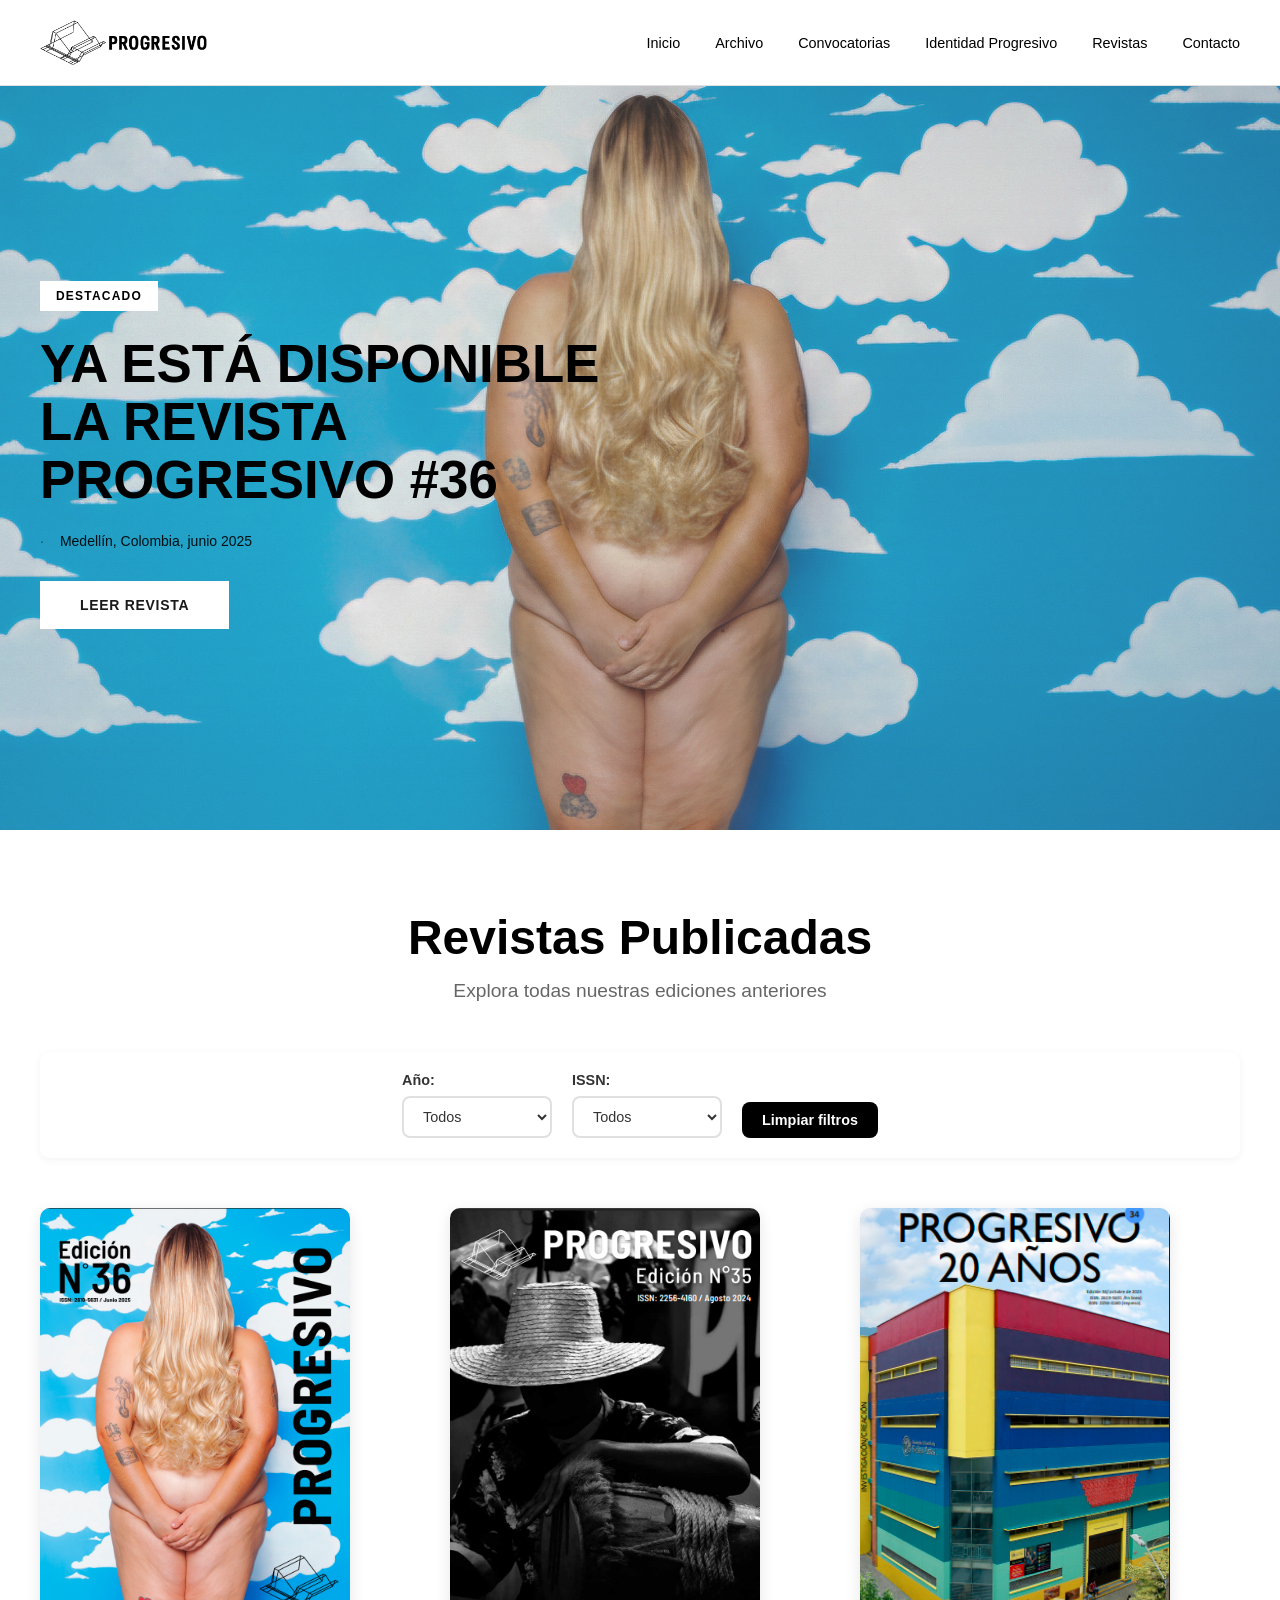
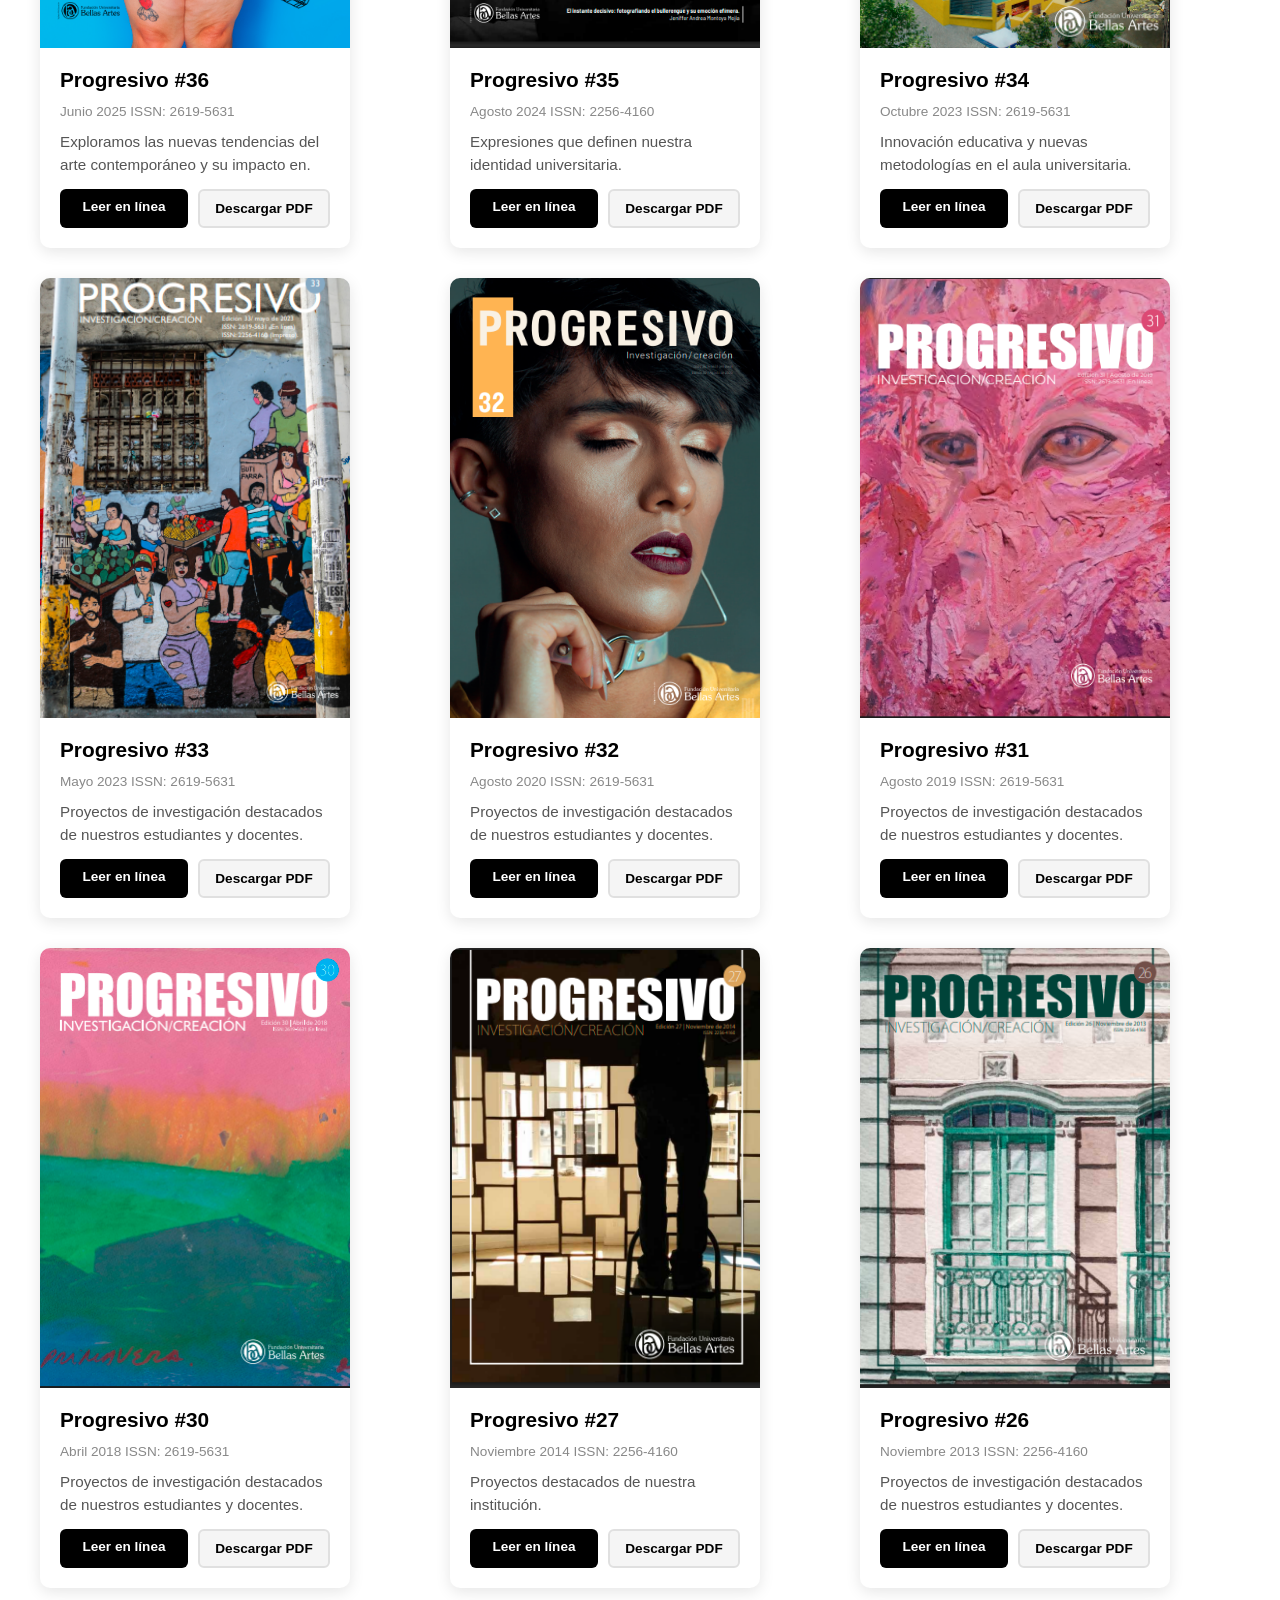
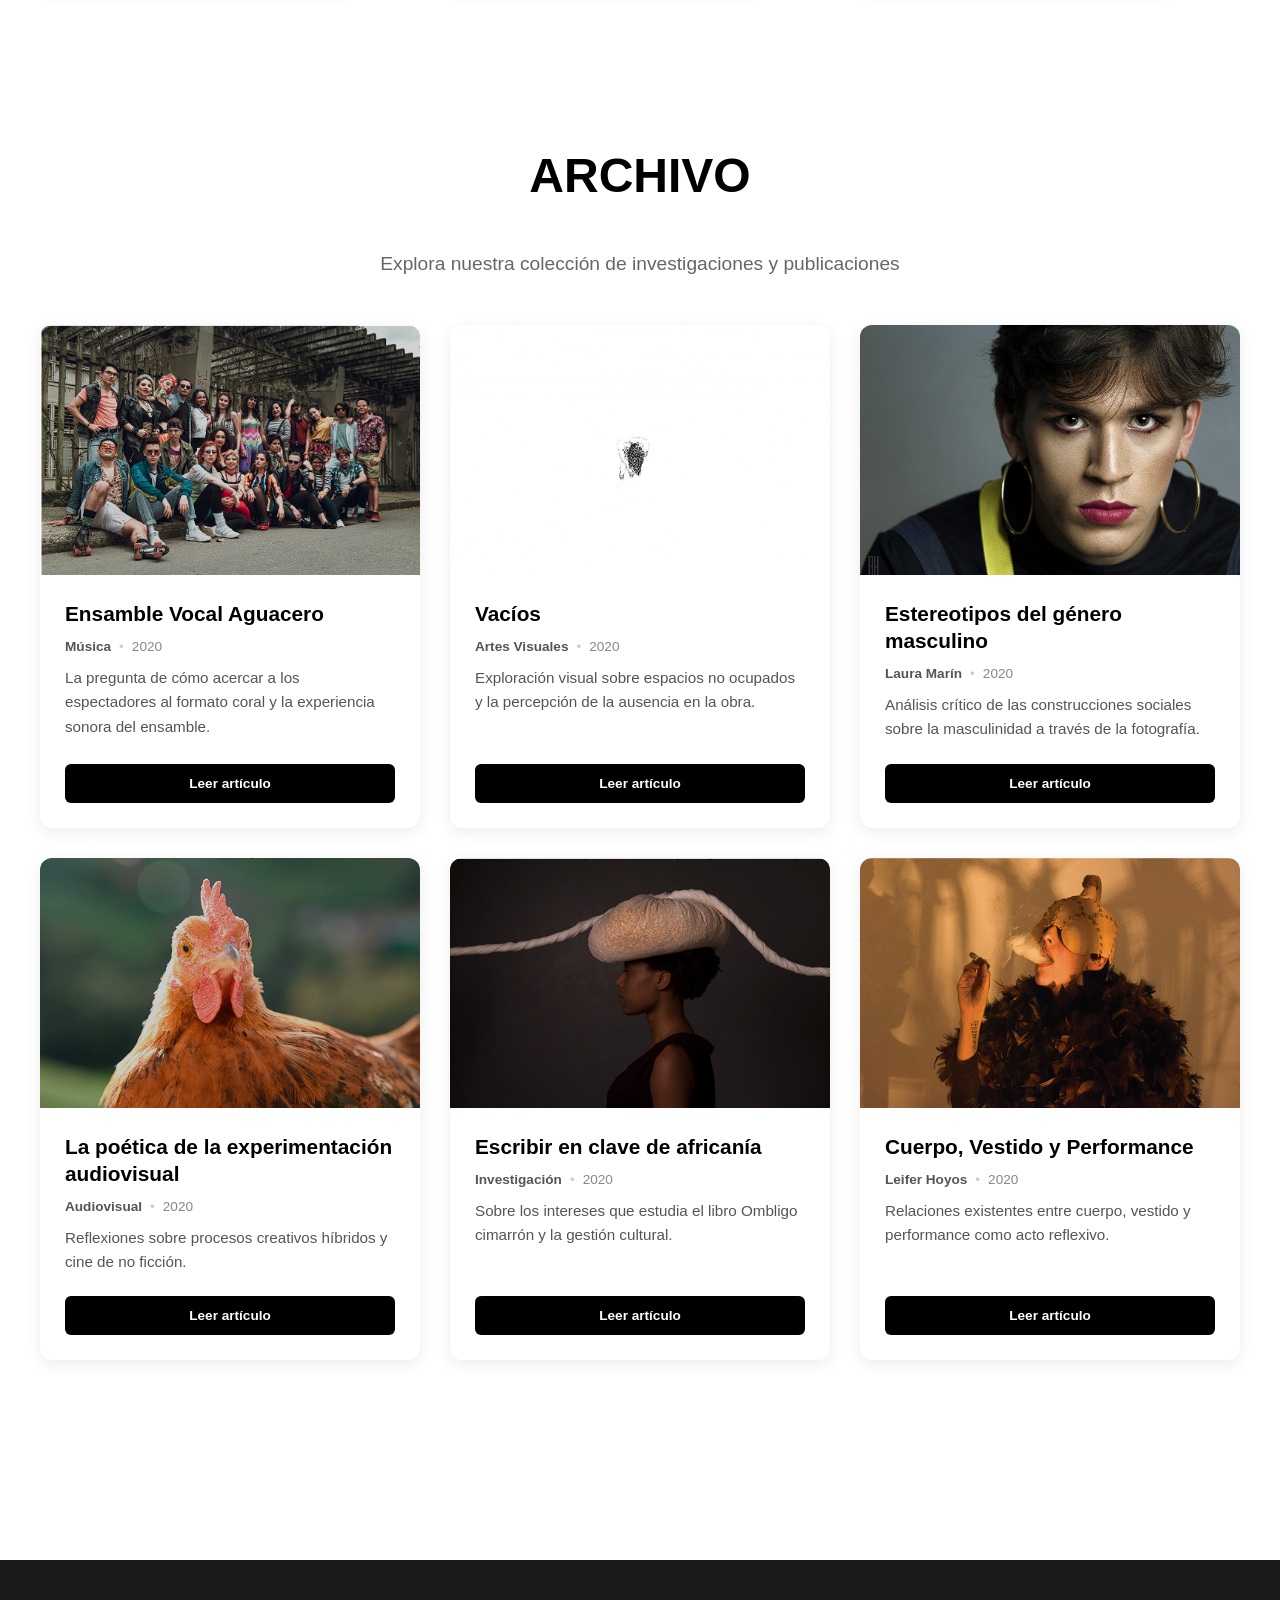
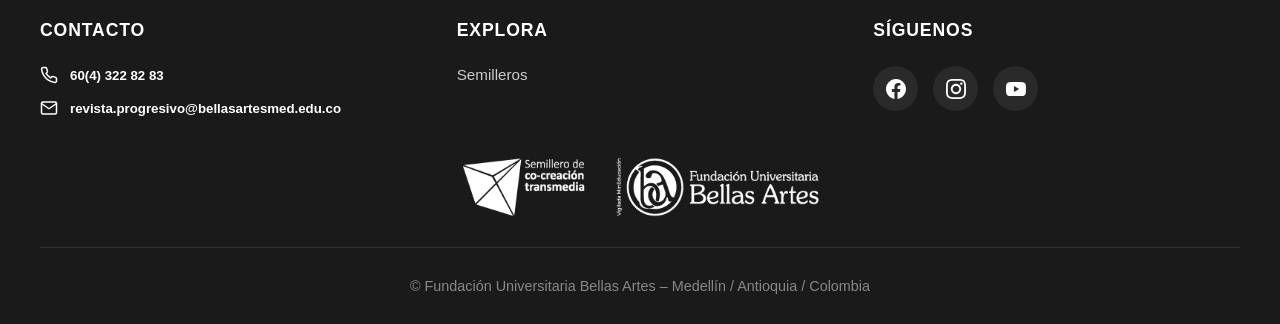
<file: index.html>
<!DOCTYPE html>
<html lang="es">
<head>
    <meta charset="UTF-8">
    <meta name="viewport" content="width=device-width, initial-scale=1.0">
    <title>Progresivo - Revista FUBA</title>
    <link rel="stylesheet" href="css/style.css">
    <link rel="icon" href="img/favicon.png" type="image/png">
</head>
<body>

 <!-- HEADER SUPERIOR -->
<header class="site-header">

    <div class="header-container">
    <div class="logo-area">
        <img src="img/logo-revista-progresivo.png" alt="Logo">
    </div>

    <button class="menu-toggle" aria-label="Abrir menú">
        ☰
    </button>

   <nav class="main-navigation">
                <a href="index.html">Inicio</a>
                <a href="index.html#archivo">Archivo</a>
                <a href="convocatorias.html">Convocatorias</a>
                <a href="identidad.html">Identidad Progresivo</a>
                <a href="index.html#revistas">Revistas</a>
                <a href="#contacto">Contacto</a>
            </nav>
</div>

    
</header>

<main class="entrada-suave" 

<!--HERO BANNER-->
 <!-- HERO: Artículo destacado con imagen grande y texto superpuesto -->
<section class="hero-section" id="inicio">
    <!-- Imagen de fondo del hero -->
    <div class="hero-background">
        <img src="img/portada.jpg" alt="Portada Revista #36">
    </div>
    
    <!-- Overlay oscuro para legibilidad -->
    <div class="hero-overlay"></div>
    
    <!-- Contenido del hero -->
    <div class="hero-content" >
        <span class="hero-category">Destacado</span>
        <h2 class="hero-title">YA ESTÁ DISPONIBLE <br> LA REVISTA <br>PROGRESIVO #36</h2>
        <!--<p class="hero-description">
            Una exploración profunda sobre cómo los artistas emergentes de Medellín están 
            transformando el espacio público en lienzos de expresión social y política.
        </p>-->
        <div class="hero-meta" >
           <!-- <span>Autor</span> -->
            <span class="meta-separator">·</span>
            <span>Medellín, Colombia, junio 2025</span>
        </div>
        <a href="#revistas" class="hero-button" data-pdf="PdfRevistas/PROGRESIVO-No36-1.pdf">Leer Revista</a>
    </div>
</section>

<!-- REVISTAS-->

<!-- Sección de Revistas Publicadas -->
<section class="revistas-section" id="revistas">
    <!-- Título de la sección -->
    <div class="revistas-header">
        <h2 class="revistas-title">Revistas Publicadas</h2>
        <p class="revistas-subtitle">Explora todas nuestras ediciones anteriores</p>
    </div>

    <!-- Filtros -->
    <div class="filtros-container">
        <!-- Filtro por año -->
        <div class="filtro-grupo">
            <label for="filtro-ano">Año:</label>
            <select id="filtro-ano" class="filtro-select">
                <option value="todos">Todos</option>
                <option value="2025">2025</option>
                <option value="2024">2024</option>
                <option value="2023">2023</option>
                <option value="2022">2022</option>
                <option value="2021">2021</option>
                <option value="2020">2020</option>
                <option value="2019">2019</option>
                <option value="2018">2018</option>
                <option value="2017">2017</option>
                <option value="2016">2016</option>
                <option value="2015">2015</option>
                <option value="2014">2014</option>
                <option value="2013">2013</option>
            </select>
        </div>

        <!-- Filtro por ISSN -->
    <div class="filtro-grupo">
     <label for="filtro-ISSN">ISSN:</label>
        <select id="filtro-ISSN" class="filtro-select">
        <option value="todos">Todos</option>
        <option value="2619-5631">2619-5631</option>
        <option value="2256-4160">2256-4160</option>
        </select>
    </div>


        <!-- Botón para resetear filtros -->
        <button class="btn-reset-filtros" id="btnResetFiltros">Limpiar filtros</button>
    </div>

    <!-- Grid de revistas -->
    <div class="revistas-grid" id="revistasGrid">
        
        <!-- Tarjeta de revista 1 -->
        <div class="revista-card" data-ano="2025"  data-pdf="PdfRevistas/PROGRESIVO-No36-1.pdf" data-issn="2619-5631">
            <!-- Imagen de portada -->
            <div class="revista-portada">
                <img src="img/36.png" alt="Revista Progresivo No. 36">
                <!-- Overlay con información -->
                <div class="revista-overlay">
                    <span class="revista-numero">Edición #36
                    <span class="hero-category">Destacado</span>
                    </span>
                </div>
            </div>
            
            <!-- Contenido de la tarjeta -->
            <div class="revista-content">
                <h3 class="revista-titulo">Progresivo #36</h3>
                <p class="revista-info">Junio 2025 ISSN: 2619-5631</p>
                <p class="revista-resumen">Exploramos las nuevas tendencias del arte contemporáneo y su impacto en.</p>
                
                <!-- Botones de acción -->
                <div class="revista-acciones">
                    <a href="PdfRevistas/PROGRESIVO-No36-1.pdf" class="btn-revista btn-leer">Leer en línea</a>
                    <a href="PdfRevistas/PROGRESIVO-No36-1.pdf" class="btn-revista btn-descargar">Descargar PDF</a>
                </div>
                
            </div>
        </div>

        <!-- Tarjeta de revista 2 -->
        <div class="revista-card" data-ano="2024" data-pdf="PdfRevistas/REVISTA-PROGRESIVO-35.pdf" data-issn="2256-4160">
            <div class="revista-portada">
                <img src="img/35.png" alt="Revista Progresivo No. 35">
                <div class="revista-overlay">
                    <span class="revista-numero">Edición #35</span>
                </div>
            </div>
            <div class="revista-content">
                <h3 class="revista-titulo">Progresivo #35</h3>
                <p class="revista-info">Agosto 2024 ISSN: 2256-4160</p>
                <p class="revista-resumen">Expresiones que definen nuestra identidad universitaria.</p>
                <div class="revista-acciones">
                    <a href="PdfRevistas/REVISTA-PROGRESIVO-35.pdf" class="btn-revista btn-leer">Leer en línea</a>
                    <a href="PdfRevistas/REVISTA-PROGRESIVO-35.pdf" class="btn-revista btn-descargar">Descargar PDF</a>
                </div>
            </div>
        </div>

        <!-- Tarjeta de revista 3 -->
        <div class="revista-card" data-ano="2023" data-pdf="PdfRevistas/progresivo-34-corregido-y-revisado.pdf" data-issn="2619-5631">
            <div class="revista-portada">
                <img src="img/34.png" alt="Revista Progresivo No. 34">
                <div class="revista-overlay">
                    <span class="revista-numero">Edición #34</span>
                </div>
            </div>
            <div class="revista-content">
                <h3 class="revista-titulo">Progresivo #34</h3>
                <p class="revista-info">Octubre 2023 ISSN: 2619-5631 </p>
                <p class="revista-resumen">Innovación educativa y nuevas metodologías en el aula universitaria.</p>
                <div class="revista-acciones">
                    <a href="PdfRevistas/progresivo-34-corregido-y-revisado.pdf" class="btn-revista btn-leer">Leer en línea</a>
                    <a href="PdfRevistas/progresivo-34-corregido-y-revisado.pdf" class="btn-revista btn-descargar">Descargar PDF</a>
                </div>
            </div>
        </div>

        <!-- Tarjeta de revista 4 -->
        <div class="revista-card" data-ano="2023" data-pdf="PdfRevistas/Version-final-del-numero-33-de-la-Revista-Progresivo.pdf" data-issn="2619-5631">
            <div class="revista-portada">
                <img src="img/33.png" alt="Revista Progresivo No. 33">
                <div class="revista-overlay">
                    <span class="revista-numero">Edición #33</span>
                </div>
            </div>
            <div class="revista-content">
                <h3 class="revista-titulo">Progresivo #33</h3>
                <p class="revista-info">Mayo 2023 ISSN: 2619-5631</p>
                <p class="revista-resumen">Proyectos de investigación destacados de nuestros estudiantes y docentes.</p>
                <div class="revista-acciones">
                    <a href="PdfRevistas/Version-final-del-numero-33-de-la-Revista-Progresivo.pdf" class="btn-revista btn-leer">Leer en línea</a>
                    <a href="PdfRevistas/Version-final-del-numero-33-de-la-Revista-Progresivo.pdf" class="btn-revista btn-descargar">Descargar PDF</a>
                </div>
            </div>
        </div>

        <!-- Tarjeta de revista 5 -->
        <div class="revista-card" data-ano="2020" data-pdf="PdfRevistas/progresivo32.pdf" data-issn="2619-5631" >
            <div class="revista-portada">
                <img src="img/32.png" alt="Revista Progresivo No. 32">
                <div class="revista-overlay">
                    <span class="revista-numero">Edición #32</span>
                </div>
            </div>
            <div class="revista-content">
                <h3 class="revista-titulo">Progresivo #32</h3>
                <p class="revista-info">Agosto 2020 ISSN: 2619-5631</p>
                <p class="revista-resumen">Proyectos de investigación destacados de nuestros estudiantes y docentes.</p>
                <div class="revista-acciones">
                    <a href="PdfRevistas/progresivo32.pdf" class="btn-revista btn-leer">Leer en línea</a>
                    <a href="PdfRevistas/progresivo32.pdf" class="btn-revista btn-descargar">Descargar PDF</a>
                </div>
            </div>
        </div>

        <!-- Tarjeta de revista 6 -->
        <div class="revista-card" data-ano="2019" data-pdf="PdfRevistas/progresivo-31.pdf" data-issn="2619-5631">
            <div class="revista-portada">
                <img src="img/31.png" alt="Revista Progresivo No. 31">
                <div class="revista-overlay">
                    <span class="revista-numero">Edición #31</span>
                </div>
            </div>
            <div class="revista-content">
                <h3 class="revista-titulo">Progresivo #31</h3>
                <p class="revista-info">Agosto 2019 ISSN: 2619-5631</p>
                <p class="revista-resumen">Proyectos de investigación destacados de nuestros estudiantes y docentes.</p>
                <div class="revista-acciones">
                    <a href="PdfRevistas/progresivo-31.pdf" class="btn-revista btn-leer">Leer en línea</a>
                    <a href="PdfRevistas/progresivo-31.pdf" class="btn-revista btn-descargar">Descargar PDF</a>
                </div>
            </div>
        </div>
        <!-- Tarjeta de revista 7 -->
        <div class="revista-card" data-ano="2018" data-pdf="PdfRevistas/Progresivo-30.pdf" data-issn="2619-5631" >
            <div class="revista-portada">
                <img src="img/30.png" alt="Revista Progresivo No. 30">
                <div class="revista-overlay">
                    <span class="revista-numero">Edición #30</span>
                </div>
            </div>
            <div class="revista-content">
                <h3 class="revista-titulo">Progresivo #30</h3>
                <p class="revista-info">Abril 2018 ISSN: 2619-5631</p>
                <p class="revista-resumen">Proyectos de investigación destacados de nuestros estudiantes y docentes.</p>
                <div class="revista-acciones">
                    <a href="PdfRevistas/Progresivo-30.pdf" class="btn-revista btn-leer">Leer en línea</a>
                    <a href="PdfRevistas/Progresivo-30.pdf" class="btn-revista btn-descargar">Descargar PDF</a>
                </div>
            </div>
        </div>
        <!-- Tarjeta de revista 10 -->
        <div class="revista-card" data-ano="2014" data-pdf="PdfRevistas/progresivo-27-separata.pdf" data-issn="2256-4160">
            <div class="revista-portada">
                <img src="img/27.png" alt="Revista Progresivo No. 27" data-pdf="PdfRevistas/progresivo-27-separata.pdf">
                <div class="revista-overlay">
                    <span class="revista-numero">Edición #27</span>
                </div>
            </div>
            <div class="revista-content">
                <h3 class="revista-titulo">Progresivo #27</h3>
                <p class="revista-info">Noviembre 2014 ISSN: 2256-4160</p>
                <p class="revista-resumen">Proyectos destacados de nuestra institución.</p>
                <div class="revista-acciones">
                    <a href="PdfRevistas/progresivo-27-separata.pdf" class="btn-revista btn-leer">Leer en línea</a>
                    <a href="PdfRevistas/progresivo-27-separata.pdf" class="btn-revista btn-descargar">Descargar PDF</a>
                </div>
            </div>
        </div>
        <!-- Tarjeta de revista 11 -->
        <div class="revista-card" data-ano="2013" data-pdf="PdfRevistas/progresivo-26.pdf" data-issn="2256-4160">
            <div class="revista-portada">
                <img src="img/26.png" alt="Revista Progresivo No. 26">
                <div class="revista-overlay">
                    <span class="revista-numero">Edición #26</span>
                </div>
            </div>
            <div class="revista-content">
                <h3 class="revista-titulo">Progresivo #26</h3>
                <p class="revista-info">Noviembre 2013 ISSN: 2256-4160</p>
                <p class="revista-resumen">Proyectos de investigación destacados de nuestros estudiantes y docentes.</p>
                <div class="revista-acciones">
                    <a href="PdfRevistas/progresivo-26.pdf" class="btn-revista btn-leer">Leer en línea</a>
                    <a href="PdfRevistas/progresivo-26.pdf" class="btn-revista btn-descargar">Descargar PDF</a>
                </div>
            </div>
        </div>

        <!-- Puedes agregar más tarjetas siguiendo el mismo formato -->

    </div>

    <!-- Mensaje cuando no hay resultados -->
    <div class="no-resultados" id="noResultados" style="display: none;">
        <p>No se encontraron revistas con los filtros seleccionados.</p>
        <button class="btn-reset-filtros" onclick="document.getElementById('btnResetFiltros').click()">Mostrar todas</button>
    </div>
</section>


<section class="articulos-section" id="archivo">
    <div class="articulos-container">
        
        <div class="articulos-header">
            <h2 class="articulos-title">ARCHIVO</h2>
            <p class="articulos-subtitle">Explora nuestra colección de investigaciones y publicaciones</p>
        </div>

        <div class="articulos-grid" id="articulosGrid">
            
            <article class="articulo-card" 
                     data-categoria="musica" 
                     data-autor="Ensamble Aguacero" 
                     data-ano="2020" 
                     data-tema="musica coral">
                
                <div class="articulo-imagen">
                    <img src="img/arch1.png" alt="Ensamble Vocal Aguacero">
                </div>

                <div class="articulo-contenido">
                    <h3 class="articulo-titulo">Ensamble Vocal Aguacero</h3>
                    
                    <div class="articulo-meta">
                        <span class="articulo-autor">Música</span>
                        <span class="articulo-separador">•</span>
                        <span class="articulo-ano">2020</span>
                    </div>

                    <p class="articulo-resumen">
                        La pregunta de cómo acercar a los espectadores al formato coral y la experiencia sonora del ensamble.
                    </p>

                    <div class="articulo-acciones">
                        <a href="archivo-ensamble.html" class="btn-articulo btn-leer">Leer artículo</a>
                    </div>
                </div>
            </article>

            <article class="articulo-card" 
                     data-categoria="artes-visuales" 
                     data-autor="Progresivo" 
                     data-ano="2020" 
                     data-tema="espacio negativo">
                
                <div class="articulo-imagen">
                    <img src="img/arch2.png" alt="Vacíos">
                </div>

                <div class="articulo-contenido">
                    <h3 class="articulo-titulo">Vacíos</h3>
                    
                    <div class="articulo-meta">
                        <span class="articulo-autor">Artes Visuales</span>
                        <span class="articulo-separador">•</span>
                        <span class="articulo-ano">2020</span>
                    </div>

                    <p class="articulo-resumen">
                        Exploración visual sobre espacios no ocupados y la percepción de la ausencia en la obra.
                    </p>

                    <div class="articulo-acciones">
                        <a href="archivo-vacios.html" class="btn-articulo btn-leer">Leer artículo</a>
                    </div>
                </div>
            </article>

            <article class="articulo-card" 
                     data-categoria="fotografia" 
                     data-autor="Laura Marín" 
                     data-ano="2020" 
                     data-tema="genero masculinidad">
                
                <div class="articulo-imagen">
                    <img src="img/arch3.png" alt="Estereotipos masculinos">
                </div>

                <div class="articulo-contenido">
                    <h3 class="articulo-titulo">Estereotipos del género masculino</h3>
                    
                    <div class="articulo-meta">
                        <span class="articulo-autor">Laura Marín</span>
                        <span class="articulo-separador">•</span>
                        <span class="articulo-ano">2020</span>
                    </div>

                    <p class="articulo-resumen">
                       Análisis crítico de las construcciones sociales sobre la masculinidad a través de la fotografía.
                    </p>

                    <div class="articulo-acciones">
                        <a href="archivo-estereotipos.html" class="btn-articulo btn-leer">Leer artículo</a>
                    </div>
                </div>
            </article>

            <article class="articulo-card" 
                     data-categoria="audiovisual" 
                     data-autor="C. Muñoz & P. Agudelo" 
                     data-ano="2020" 
                     data-tema="cine experimental">
                
                <div class="articulo-imagen">
                    <img src="img/arch4.png" alt="La poética de la experimentación audiovisual">
                </div>

                <div class="articulo-contenido">
                    <h3 class="articulo-titulo">La poética de la experimentación audiovisual</h3>
                    
                    <div class="articulo-meta">
                        <span class="articulo-autor">Audiovisual</span>
                        <span class="articulo-separador">•</span>
                        <span class="articulo-ano">2020</span>
                    </div>

                    <p class="articulo-resumen">
                       Reflexiones sobre procesos creativos híbridos y cine de no ficción.
                    </p>

                    <div class="articulo-acciones">
                        <a href="archivo-poetica-experimentacion.html" class="btn-articulo btn-leer">Leer artículo</a>
                    </div>
                </div>
            </article>

            <article class="articulo-card" 
                     data-categoria="investigacion" 
                     data-autor="Astrid González" 
                     data-ano="2020" 
                     data-tema="identidad afrodescendiente">
                
                <div class="articulo-imagen">
                    <img src="img/arch5.png" alt="Escribir en clave de africanía">
                </div>

                <div class="articulo-contenido">
                    <h3 class="articulo-titulo">Escribir en clave de africanía</h3>
                    
                    <div class="articulo-meta">
                        <span class="articulo-autor">Investigación</span>
                        <span class="articulo-separador">•</span>
                        <span class="articulo-ano">2020</span>
                    </div>

                    <p class="articulo-resumen">
                        Sobre los intereses que estudia el libro Ombligo cimarrón y la gestión cultural.
                    </p>

                    <div class="articulo-acciones">
                        <a href="archivo-africania.html" class="btn-articulo btn-leer">Leer artículo</a>
                    </div>
                </div>
            </article>

            <article class="articulo-card" 
                     data-categoria="performance" 
                     data-autor="Leifer Hoyos" 
                     data-ano="2020" 
                     data-tema="cuerpo vestido">
                
                <div class="articulo-imagen">
                    <img src="img/arch6.png" alt="Cuerpo, Vestido y Performance">
                </div>

                <div class="articulo-contenido">
                    <h3 class="articulo-titulo">Cuerpo, Vestido y Performance</h3>
                    
                    <div class="articulo-meta">
                        <span class="articulo-autor">Leifer Hoyos</span>
                        <span class="articulo-separador">•</span>
                        <span class="articulo-ano">2020</span>
                    </div>

                    <p class="articulo-resumen">
                       Relaciones existentes entre cuerpo, vestido y performance como acto reflexivo.
                    </p>

                    <div class="articulo-acciones">
                        <a href="archivo-cuerpo-vestido.html" class="btn-articulo btn-leer">Leer artículo</a>
                    </div>
                </div>
            </article>

        </div

    </div>
</section>

</main>  
<!-- FOOTER -->
<footer class="site-footer" id="contacto">
    <div class="footer-container">
        
        <!-- Sección superior del footer -->
        <div class="footer-top">
            
            <!-- Columna 1: Contacto -->
            <div class="footer-column">
                <h3 class="footer-title">Contacto</h3>
                <div class="footer-contact">
                    <div class="contact-item">
                        <svg class="contact-icon" xmlns="http://www.w3.org/2000/svg" width="18" height="18" viewBox="0 0 24 24" fill="none" stroke="currentColor" stroke-width="2" stroke-linecap="round" stroke-linejoin="round">
                            <path d="M22 16.92v3a2 2 0 0 1-2.18 2 19.79 19.79 0 0 1-8.63-3.07 19.5 19.5 0 0 1-6-6 19.79 19.79 0 0 1-3.07-8.67A2 2 0 0 1 4.11 2h3a2 2 0 0 1 2 1.72 12.84 12.84 0 0 0 .7 2.81 2 2 0 0 1-.45 2.11L8.09 9.91a16 16 0 0 0 6 6l1.27-1.27a2 2 0 0 1 2.11-.45 12.84 12.84 0 0 0 2.81.7A2 2 0 0 1 22 16.92z"/>
                        </svg>
                       <h5> 60(4) 322 82 83 </h5>
                    </div>
                    <div class="contact-item">
                        <svg class="contact-icon" xmlns="http://www.w3.org/2000/svg" width="18" height="18" viewBox="0 0 24 24" fill="none" stroke="currentColor" stroke-width="2" stroke-linecap="round" stroke-linejoin="round">
                            <path d="M4 4h16c1.1 0 2 .9 2 2v12c0 1.1-.9 2-2 2H4c-1.1 0-2-.9-2-2V6c0-1.1.9-2 2-2z"/>
                            <polyline points="22,6 12,13 2,6"/>
                        </svg>
                        <h5>revista.progresivo@bellasartesmed.edu.co </h5>
                    </div>
                </div>
            </div>

            <!-- Columna 2: Navegación -->
            <div class="footer-column">
                <h3 class="footer-title">Explora</h3>
                <nav class="footer-nav">
                   <!-- <a href="videos.html" class="footer-link">Videos</a> - LA REVISTA ORIGINAL NO TIENE VIDEOS -->
                   <!-- <a href="eventos.html" class="footer-link">Eventos</a>  LA REVISTA ORIGINAL NO TIENE EVENTOS-->
                    <a href="https://bellasartesmed.edu.co/semilleros-de-investigacion/ " class="footer-link" target="_blank">Semilleros</a>
                </nav>
            </div>

            <!-- Columna 3: Redes Sociales -->
            <div class="footer-column">
                <h3 class="footer-title">Síguenos</h3>
                <div class="footer-social">
                    <a href="https://web.facebook.com/people/Revista_progresivo/100066919231309/#" target="_blank" rel="noopener noreferrer" class="social-link" aria-label="Facebook">
                        <svg xmlns="http://www.w3.org/2000/svg" width="24" height="24" viewBox="0 0 24 24" fill="currentColor">
                            <path d="M24 12.073c0-6.627-5.373-12-12-12s-12 5.373-12 12c0 5.99 4.388 10.954 10.125 11.854v-8.385H7.078v-3.47h3.047V9.43c0-3.007 1.792-4.669 4.533-4.669 1.312 0 2.686.235 2.686.235v2.953H15.83c-1.491 0-1.956.925-1.956 1.874v2.25h3.328l-.532 3.47h-2.796v8.385C19.612 23.027 24 18.062 24 12.073z"/>
                        </svg>
                    </a>
                    <a href="https://www.instagram.com/revista_progresivo/" target="_blank" rel="noopener noreferrer" class="social-link" aria-label="Instagram">
                        <svg xmlns="http://www.w3.org/2000/svg" width="24" height="24" viewBox="0 0 24 24" fill="currentColor">
                            <path d="M12 2.163c3.204 0 3.584.012 4.85.07 3.252.148 4.771 1.691 4.919 4.919.058 1.265.069 1.645.069 4.849 0 3.205-.012 3.584-.069 4.849-.149 3.225-1.664 4.771-4.919 4.919-1.266.058-1.644.07-4.85.07-3.204 0-3.584-.012-4.849-.07-3.26-.149-4.771-1.699-4.919-4.92-.058-1.265-.07-1.644-.07-4.849 0-3.204.013-3.583.07-4.849.149-3.227 1.664-4.771 4.919-4.919 1.266-.057 1.645-.069 4.849-.069zm0-2.163c-3.259 0-3.667.014-4.947.072-4.358.2-6.78 2.618-6.98 6.98-.059 1.281-.073 1.689-.073 4.948 0 3.259.014 3.668.072 4.948.2 4.358 2.618 6.78 6.98 6.98 1.281.058 1.689.072 4.948.072 3.259 0 3.668-.014 4.948-.072 4.354-.2 6.782-2.618 6.979-6.98.059-1.28.073-1.689.073-4.948 0-3.259-.014-3.667-.072-4.947-.196-4.354-2.617-6.78-6.979-6.98-1.281-.059-1.69-.073-4.949-.073zm0 5.838c-3.403 0-6.162 2.759-6.162 6.162s2.759 6.163 6.162 6.163 6.162-2.759 6.162-6.163c0-3.403-2.759-6.162-6.162-6.162zm0 10.162c-2.209 0-4-1.79-4-4 0-2.209 1.791-4 4-4s4 1.791 4 4c0 2.21-1.791 4-4 4zm6.406-11.845c-.796 0-1.441.645-1.441 1.44s.645 1.44 1.441 1.44c.795 0 1.439-.645 1.439-1.44s-.644-1.44-1.439-1.44z"/>
                        </svg>
                    </a>
                    <a href="https://www.youtube.com/channel/UCscGmMWkis03dq0ZO0oG1tQ" target="_blank" rel="noopener noreferrer" class="social-link" aria-label="YouTube">
                        <svg xmlns="http://www.w3.org/2000/svg" width="24" height="24" viewBox="0 0 24 24" fill="currentColor">
                            <path d="M23.498 6.186a3.016 3.016 0 0 0-2.122-2.136C19.505 3.545 12 3.545 12 3.545s-7.505 0-9.377.505A3.017 3.017 0 0 0 .502 6.186C0 8.07 0 12 0 12s0 3.93.502 5.814a3.016 3.016 0 0 0 2.122 2.136c1.871.505 9.376.505 9.376.505s7.505 0 9.377-.505a3.015 3.015 0 0 0 2.122-2.136C24 15.93 24 12 24 12s0-3.93-.502-5.814zM9.545 15.568V8.432L15.818 12l-6.273 3.568z"/>
                        </svg>
                    </a>
                </div>
            </div>
        </div>

        <img src="img/logo-semillero-cocreacion-bellas-artes.png" alt="Logo FUBA Y SEMILLERO COCREACIÓN" class="logo">

        <!-- Línea divisoria -->
        <div class="footer-divider"></div>

        <!-- Sección inferior del footer -->
        <div class="footer-bottom">
            <p class="footer-copyright">
                &copy; Fundación Universitaria Bellas Artes – Medellín / Antioquia / Colombia
            </p>
        </div>
    </div>
</footer>

<!-- Modal PDF -->
<div id="pdfModal" class="pdf-modal">

    <span id="cerrarModal" class="pdf-modal-cerrar">×</span>

    <div class="pdf-modal-content">
        <iframe id="visorPDF" src="" frameborder="0"></iframe>
    </div>
</div>



<script src="js/script.js"></script>

</body>
</html>
</file>
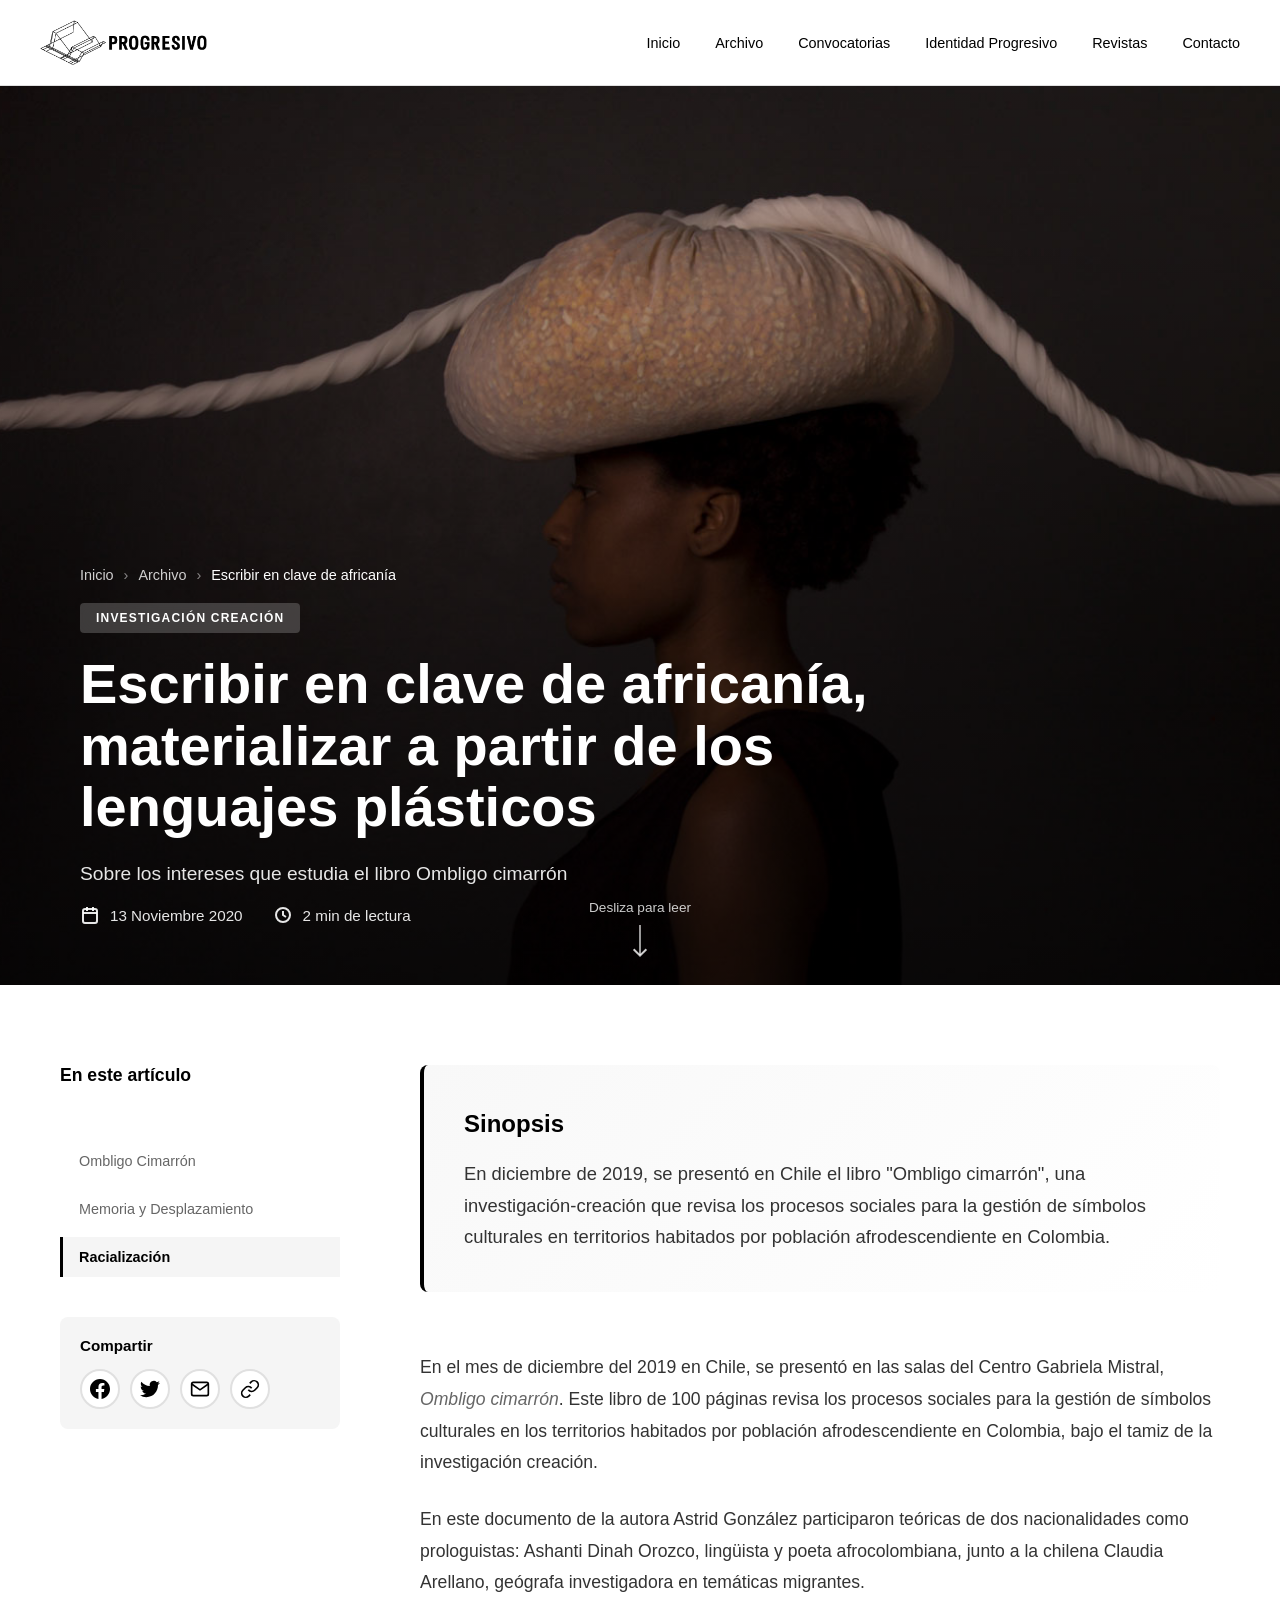
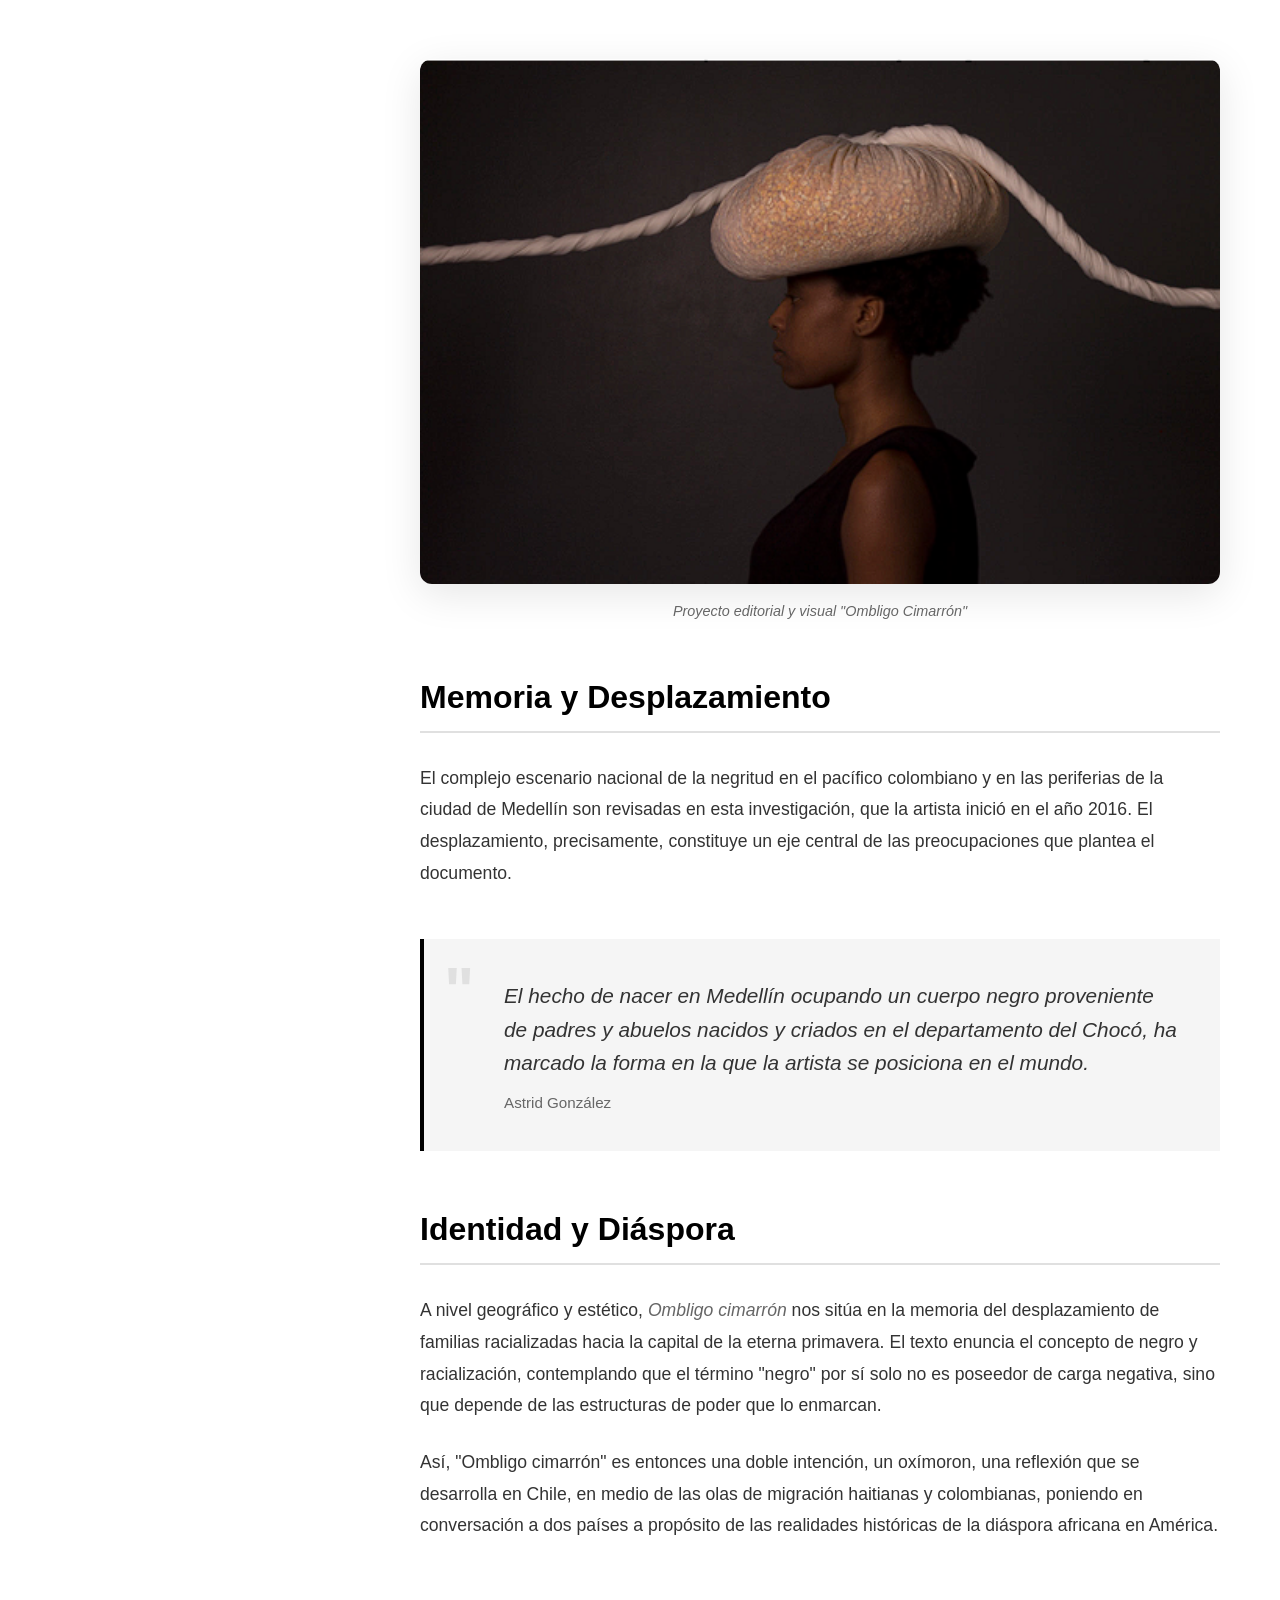
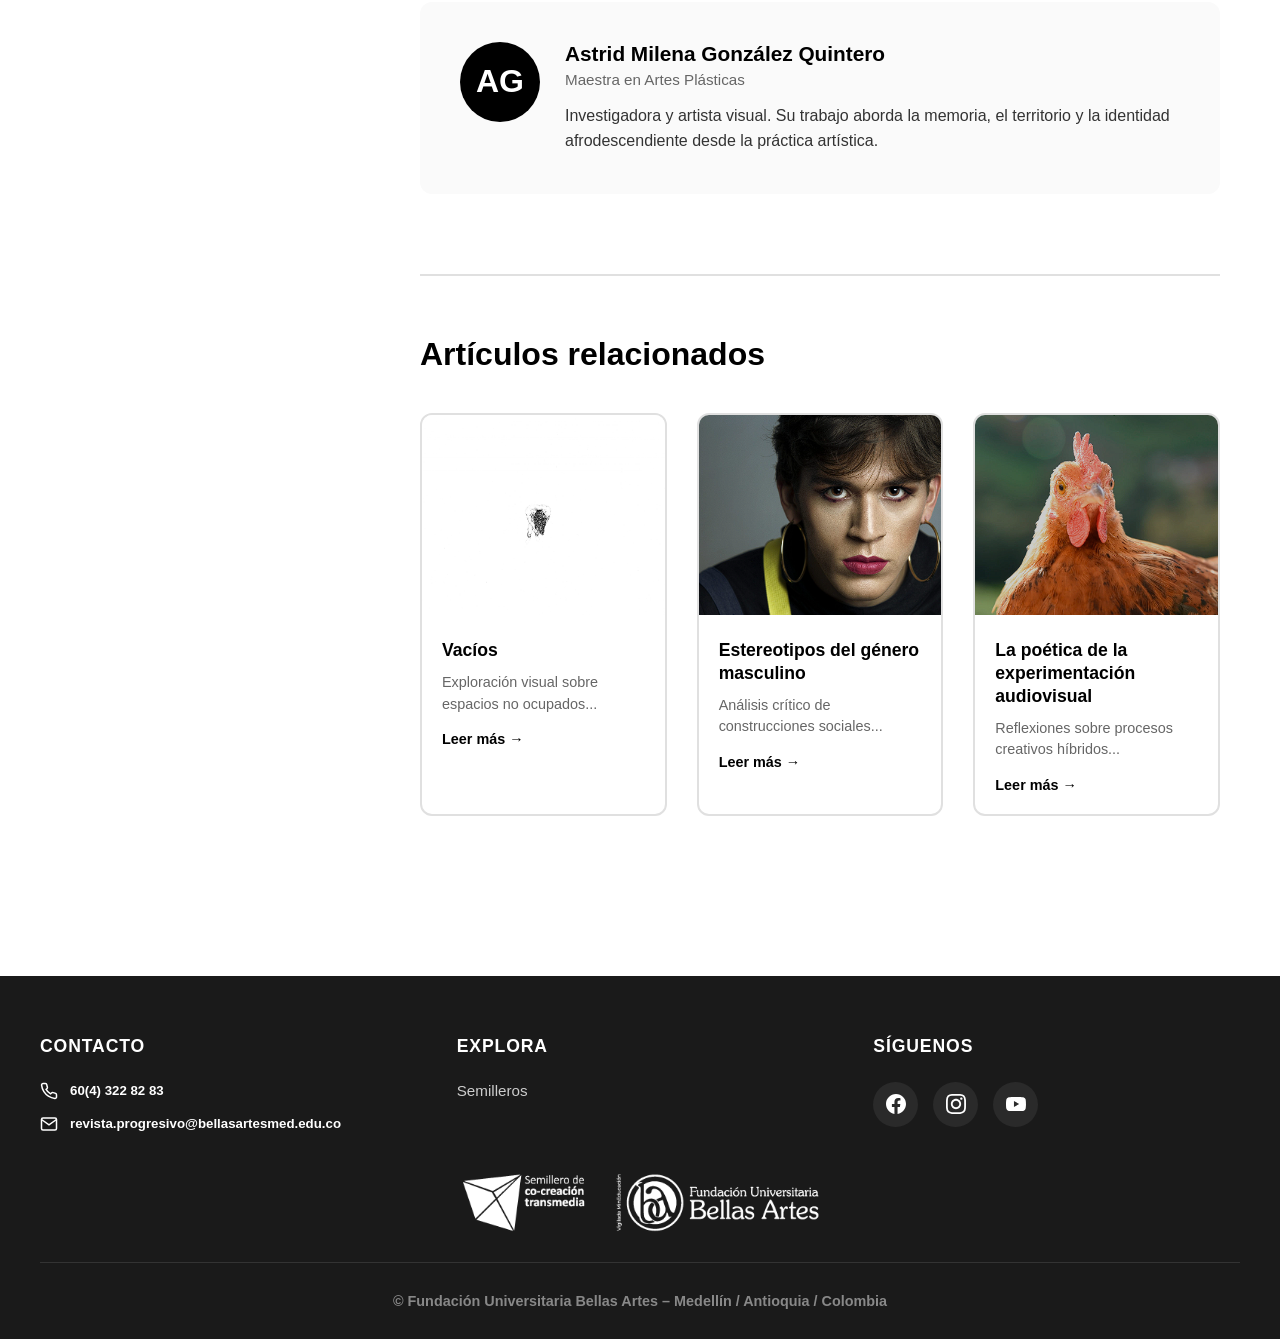
<file: archivo-africania.html>
<!DOCTYPE html>
<html lang="es">
<head>
    <meta charset="UTF-8">
    <meta name="viewport" content="width=device-width, initial-scale=1.0">
    <title>Escribir en clave de africanía - Revista Progresivo</title>
    <link rel="stylesheet" href="css/style.css">
    <link rel="stylesheet" href="css/archivo.css">
    <link rel="icon" href="img/favicon.png" type="image/png">
</head>
<body>
    <header class="site-header">
    <div class="header-container">
    <div class="logo-area">
        <img src="img/logo-revista-progresivo.png" alt="Logo">
    </div>

    <button class="menu-toggle" aria-label="Abrir menú">
        ☰
    </button>

    <nav class="main-navigation">
                <a href="index.html">Inicio</a>
                <a href="index.html#archivo">Archivo</a>
                <a href="convocatorias.html">Convocatorias</a>
                <a href="identidad.html">Identidad Progresivo</a>
                <a href="index.html#revistas">Revistas</a>
                <a href="#contacto">Contacto</a>
            </nav>
</div>

    </header>

    <main class="entrada-suave">


    <section class="articulo-hero">
        <div class="articulo-hero-background">
            <img src="img/portada-africania.jpg" alt="Escribir en clave de africanía">
        </div>
        <div class="articulo-hero-overlay"></div>
        
        <div class="articulo-hero-content">
            <nav class="breadcrumb">
                <a href="index.html">Inicio</a>
                <span class="breadcrumb-separator">›</span>
                <a href="index.html#archivo">Archivo</a>
                <span class="breadcrumb-separator">›</span>
                <span class="breadcrumb-current">Escribir en clave de africanía</span>
            </nav>

            <span class="articulo-categoria">Investigación Creación</span>

            <h1 class="articulo-hero-title">Escribir en clave de africanía, materializar a partir de los lenguajes plásticos</h1>
            <p class="hero-subtitle" style="color: rgba(255,255,255,0.9); font-size: 1.2rem; margin-bottom: 20px;">Sobre los intereses que estudia el libro Ombligo cimarrón</p>

            <div class="articulo-hero-meta">
                <div class="meta-item">
                    <svg class="meta-icon" width="20" height="20" viewBox="0 0 20 20" fill="none">
                        <rect x="3" y="4" width="14" height="14" rx="2" stroke="currentColor" stroke-width="2"/>
                        <path d="M3 8h14M7 2v4M13 2v4" stroke="currentColor" stroke-width="2"/>
                    </svg>
                    <span>13 Noviembre 2020</span>
                </div>
                <div class="meta-item">
                    <svg class="meta-icon" width="20" height="20" viewBox="0 0 20 20" fill="none">
                        <circle cx="10" cy="10" r="7" stroke="currentColor" stroke-width="2"/>
                        <path d="M10 6v4l3 2" stroke="currentColor" stroke-width="2"/>
                    </svg>
                    <span>4 min de lectura</span>
                </div>
            </div>
        </div>

        <div class="scroll-indicator">
            <span>Desliza para leer</span>
            <div class="scroll-arrow"></div>
        </div>
    </section>

    <article class="articulo-contenido">
        <div class="contenido-wrapper">
            
            <aside class="articulo-sidebar">
                <div class="sidebar-sticky">
                    <h3 class="sidebar-title">En este artículo</h3>
                    <nav class="articulo-indice">
                        <a href="#contexto" class="indice-link active">Ombligo Cimarrón</a>
                        <a href="#desplazamiento" class="indice-link">Memoria y Desplazamiento</a>
                        <a href="#identidad" class="indice-link">Racialización</a>
                    </nav>

                    <div class="sidebar-compartir">
                        <h4>Compartir</h4>
                        <div class="compartir-botones">
                            <button class="btn-compartir" aria-label="Compartir en Facebook">
                                <svg width="20" height="20" viewBox="0 0 24 24" fill="currentColor">
                                    <path d="M24 12.073c0-6.627-5.373-12-12-12s-12 5.373-12 12c0 5.99 4.388 10.954 10.125 11.854v-8.385H7.078v-3.47h3.047V9.43c0-3.007 1.792-4.669 4.533-4.669 1.312 0 2.686.235 2.686.235v2.953H15.83c-1.491 0-1.956.925-1.956 1.874v2.25h3.328l-.532 3.47h-2.796v8.385C19.612 23.027 24 18.062 24 12.073z"/>
                                </svg>
                            </button>
                            <button class="btn-compartir" aria-label="Compartir en Twitter">
                                <svg width="20" height="20" viewBox="0 0 24 24" fill="currentColor">
                                    <path d="M23.953 4.57a10 10 0 01-2.825.775 4.958 4.958 0 002.163-2.723c-.951.555-2.005.959-3.127 1.184a4.92 4.92 0 00-8.384 4.482C7.69 8.095 4.067 6.13 1.64 3.162a4.822 4.822 0 00-.666 2.475c0 1.71.87 3.213 2.188 4.096a4.904 4.904 0 01-2.228-.616v.06a4.923 4.923 0 003.946 4.827 4.996 4.996 0 01-2.212.085 4.936 4.936 0 004.604 3.417 9.867 9.867 0 01-6.102 2.105c-.39 0-.779-.023-1.17-.067a13.995 13.995 0 007.557 2.209c9.053 0 13.998-7.496 13.998-13.985 0-.21 0-.42-.015-.63A9.935 9.935 0 0024 4.59z"/>
                                </svg>
                            </button>
                            <button class="btn-compartir" aria-label="Compartir por email">
                                <svg width="20" height="20" viewBox="0 0 24 24" fill="none" stroke="currentColor" stroke-width="2">
                                    <path d="M4 4h16c1.1 0 2 .9 2 2v12c0 1.1-.9 2-2 2H4c-1.1 0-2-.9-2-2V6c0-1.1.9-2 2-2z"/>
                                    <polyline points="22,6 12,13 2,6"/>
                                </svg>
                            </button>
                        </div>
                    </div>
                </div>
            </aside>

            <div class="articulo-main">
                
                <section id="contexto" class="contenido-seccion">
                    <div class="articulo-resumen">
                        <h2 class="resumen-titulo">Sinopsis</h2>
                        <p class="resumen-texto">
                            En diciembre de 2019, se presentó en Chile el libro "Ombligo cimarrón", una investigación-creación que revisa los procesos sociales para la gestión de símbolos culturales en territorios habitados por población afrodescendiente en Colombia.
                        </p>
                    </div>
                    
                    <p class="parrafo">
                        En el mes de diciembre del 2019 en Chile, se presentó en las salas del Centro Gabriela Mistral, <em>Ombligo cimarrón</em>. Este libro de 100 páginas revisa los procesos sociales para la gestión de símbolos culturales en los territorios habitados por población afrodescendiente en Colombia, bajo el tamiz de la investigación creación.
                    </p>

                    <p class="parrafo">
                        En este documento de la autora Astrid González participaron teóricas de dos nacionalidades como prologuistas: Ashanti Dinah Orozco, lingüista y poeta afrocolombiana, junto a la chilena Claudia Arellano, geógrafa investigadora en temáticas migrantes.
                    </p>
                </section>

                <figure class="articulo-figura">
                    <img src="img/arch5.png" 
                         alt="Escribir en clave de africanía">
                    <figcaption>
                        Proyecto editorial y visual "Ombligo Cimarrón"
                    </figcaption>
                </figure>

                <section id="desplazamiento" class="contenido-seccion">
                    <h2 class="seccion-titulo">Memoria y Desplazamiento</h2>
                    
                    <p class="parrafo">
                        El complejo escenario nacional de la negritud en el pacífico colombiano y en las periferias de la ciudad de Medellín son revisadas en esta investigación, que la artista inició en el año 2016. El desplazamiento, precisamente, constituye un eje central de las preocupaciones que plantea el documento.
                    </p>

                    <blockquote class="cita-destacada">
                        <p>El hecho de nacer en Medellín ocupando un cuerpo negro proveniente de padres y abuelos nacidos y criados en el departamento del Chocó, ha marcado la forma en la que la artista se posiciona en el mundo.</p>
                        <cite>Astrid González</cite>
                    </blockquote>
                </section>

                <section id="identidad" class="contenido-seccion">
                    <h2 class="seccion-titulo">Identidad y Diáspora</h2>
                    
                    <p class="parrafo">
                        A nivel geográfico y estético, <em>Ombligo cimarrón</em> nos sitúa en la memoria del desplazamiento de familias racializadas hacia la capital de la eterna primavera. El texto enuncia el concepto de negro y racialización, contemplando que el término "negro" por sí solo no es poseedor de carga negativa, sino que depende de las estructuras de poder que lo enmarcan.
                    </p>

                    <p class="parrafo">
                        Así, "Ombligo cimarrón" es entonces una doble intención, un oxímoron, una reflexión que se desarrolla en Chile, en medio de las olas de migración haitianas y colombianas, poniendo en conversación a dos países a propósito de las realidades históricas de la diáspora africana en América.
                    </p>
                </section>

                <div class="autor-bio">
                    <div class="autor-avatar">
                        <div class="avatar-inicial">AG</div>
                    </div>
                    <div class="autor-info">
                        <h4 class="autor-nombre">Astrid Milena González Quintero</h4>
                        <p class="autor-titulo">Maestra en Artes Plásticas</p>
                        <p class="autor-descripcion">
                            Investigadora y artista visual. Su trabajo aborda la memoria, el territorio y la identidad afrodescendiente desde la práctica artística.
                        </p>
                    </div>
                </div>

                <div class="articulos-relacionados">
                    <h3 class="relacionados-titulo">Artículos relacionados</h3>
                    <div class="relacionados-grid">
                        
                        <article class="relacionado-card">
                            <img src="img/arch2.png" alt="Vacíos">
                            <div class="relacionado-content">
                                <h4>Vacíos</h4>
                                <p>Exploración visual sobre espacios no ocupados...</p>
                                <a href="archivo-vacios.html" class="relacionado-link">Leer más →</a>
                            </div>
                        </article>

                        <article class="relacionado-card">
                            <img src="img/arch3.png" alt="Estereotipos Masculinos">
                            <div class="relacionado-content">
                                <h4>Estereotipos del género masculino</h4>
                                <p>Análisis crítico de construcciones sociales...</p>
                                <a href="archivo-estereotipos.html" class="relacionado-link">Leer más →</a>
                            </div>
                        </article>

                        <article class="relacionado-card">
                            <img src="img/arch4.png" alt="La poética de la experimentación audiovisual">
                            <div class="relacionado-content">
                                <h4>La poética de la experimentación audiovisual</h4>
                                <p>Reflexiones sobre procesos creativos híbridos...</p>
                                <a href="archivo-poetica-experimentacion.html" class="relacionado-link">Leer más →</a>
                            </div>
                        </article>

                    </div>
                </div>

            </div>
        </div>
    </article>

</main>

    <footer class="site-footer" id="contacto">
        <div class="footer-container">
            
            <div class="footer-top">
                
                <div class="footer-column">
                    <h3 class="footer-title">Contacto</h3>
                    <div class="footer-contact">
                        <div class="contact-item">
                            <svg class="contact-icon" xmlns="http://www.w3.org/2000/svg" width="18" height="18" viewBox="0 0 24 24" fill="none" stroke="currentColor" stroke-width="2">
                                <path d="M22 16.92v3a2 2 0 0 1-2.18 2 19.79 19.79 0 0 1-8.63-3.07 19.5 19.5 0 0 1-6-6 19.79 19.79 0 0 1-3.07-8.67A2 2 0 0 1 4.11 2h3a2 2 0 0 1 2 1.72 12.84 12.84 0 0 0 .7 2.81 2 2 0 0 1-.45 2.11L8.09 9.91a16 16 0 0 0 6 6l1.27-1.27a2 2 0 0 1 2.11-.45 12.84 12.84 0 0 0 2.81.7A2 2 0 0 1 22 16.92z"/>
                            </svg>
                            <h5>60(4) 322 82 83</h5>
                        </div>
                        <div class="contact-item">
                            <svg class="contact-icon" xmlns="http://www.w3.org/2000/svg" width="18" height="18" viewBox="0 0 24 24" fill="none" stroke="currentColor" stroke-width="2">
                                <path d="M4 4h16c1.1 0 2 .9 2 2v12c0 1.1-.9 2-2 2H4c-1.1 0-2-.9-2-2V6c0-1.1.9-2 2-2z"/>
                                <polyline points="22,6 12,13 2,6"/>
                            </svg>
                            <h5>revista.progresivo@bellasartesmed.edu.co</h5>
                        </div>
                    </div>
                </div>

                <div class="footer-column">
                    <h3 class="footer-title">Explora</h3>
                    <nav class="footer-nav">                  
                   <!-- <a href="videos.html" class="footer-link">Videos</a> - LA REVISTA ORIGINAL NO TIENE VIDEOS -->
                   <!-- <a href="eventos.html" class="footer-link">Eventos</a>  LA REVISTA ORIGINAL NO TIENE EVENTOS-->
                        <a href="https://bellasartesmed.edu.co/semilleros-de-investigacion/ " class="footer-link" target="_blank">Semilleros</a>
                    </nav>
                </div>

                 <div class="footer-column">
                <h3 class="footer-title">Síguenos</h3>
                <div class="footer-social">
                    <a href="https://web.facebook.com/people/Revista_progresivo/100066919231309/#" target="_blank" rel="noopener noreferrer" class="social-link" aria-label="Facebook">
                        <svg xmlns="http://www.w3.org/2000/svg" width="24" height="24" viewBox="0 0 24 24" fill="currentColor">
                            <path d="M24 12.073c0-6.627-5.373-12-12-12s-12 5.373-12 12c0 5.99 4.388 10.954 10.125 11.854v-8.385H7.078v-3.47h3.047V9.43c0-3.007 1.792-4.669 4.533-4.669 1.312 0 2.686.235 2.686.235v2.953H15.83c-1.491 0-1.956.925-1.956 1.874v2.25h3.328l-.532 3.47h-2.796v8.385C19.612 23.027 24 18.062 24 12.073z"/>
                        </svg>
                    </a>
                    <a href="https://www.instagram.com/revista_progresivo/" target="_blank" rel="noopener noreferrer" class="social-link" aria-label="Instagram">
                        <svg xmlns="http://www.w3.org/2000/svg" width="24" height="24" viewBox="0 0 24 24" fill="currentColor">
                            <path d="M12 2.163c3.204 0 3.584.012 4.85.07 3.252.148 4.771 1.691 4.919 4.919.058 1.265.069 1.645.069 4.849 0 3.205-.012 3.584-.069 4.849-.149 3.225-1.664 4.771-4.919 4.919-1.266.058-1.644.07-4.85.07-3.204 0-3.584-.012-4.849-.07-3.26-.149-4.771-1.699-4.919-4.92-.058-1.265-.07-1.644-.07-4.849 0-3.204.013-3.583.07-4.849.149-3.227 1.664-4.771 4.919-4.919 1.266-.057 1.645-.069 4.849-.069zm0-2.163c-3.259 0-3.667.014-4.947.072-4.358.2-6.78 2.618-6.98 6.98-.059 1.281-.073 1.689-.073 4.948 0 3.259.014 3.668.072 4.948.2 4.358 2.618 6.78 6.98 6.98 1.281.058 1.689.072 4.948.072 3.259 0 3.668-.014 4.948-.072 4.354-.2 6.782-2.618 6.979-6.98.059-1.28.073-1.689.073-4.948 0-3.259-.014-3.667-.072-4.947-.196-4.354-2.617-6.78-6.979-6.98-1.281-.059-1.69-.073-4.949-.073zm0 5.838c-3.403 0-6.162 2.759-6.162 6.162s2.759 6.163 6.162 6.163 6.162-2.759 6.162-6.163c0-3.403-2.759-6.162-6.162-6.162zm0 10.162c-2.209 0-4-1.79-4-4 0-2.209 1.791-4 4-4s4 1.791 4 4c0 2.21-1.791 4-4 4zm6.406-11.845c-.796 0-1.441.645-1.441 1.44s.645 1.44 1.441 1.44c.795 0 1.439-.645 1.439-1.44s-.644-1.44-1.439-1.44z"/>
                        </svg>
                    </a>
                    <a href="https://www.youtube.com/channel/UCscGmMWkis03dq0ZO0oG1tQ" target="_blank" rel="noopener noreferrer" class="social-link" aria-label="YouTube">
                        <svg xmlns="http://www.w3.org/2000/svg" width="24" height="24" viewBox="0 0 24 24" fill="currentColor">
                            <path d="M23.498 6.186a3.016 3.016 0 0 0-2.122-2.136C19.505 3.545 12 3.545 12 3.545s-7.505 0-9.377.505A3.017 3.017 0 0 0 .502 6.186C0 8.07 0 12 0 12s0 3.93.502 5.814a3.016 3.016 0 0 0 2.122 2.136c1.871.505 9.376.505 9.376.505s7.505 0 9.377-.505a3.015 3.015 0 0 0 2.122-2.136C24 15.93 24 12 24 12s0-3.93-.502-5.814zM9.545 15.568V8.432L15.818 12l-6.273 3.568z"/>
                        </svg>
                    </a>
                </div>
            </div>
        </div>

           <img src="img/logo-semillero-cocreacion-bellas-artes.png" alt="Logo FUBA y Semillero Cocreación" class="logo">

            <div class="footer-divider"></div>

            <div class="footer-bottom">
                <h3 class="footer-copyright">
                    &copy; Fundación Universitaria Bellas Artes – Medellín / Antioquia / Colombia
                </h3>
            </div>
        </div>
    </footer>

    <script src="js/archivo.js"></script>
    <script src="js/script.js"></script>
</body>
</html>
</file>
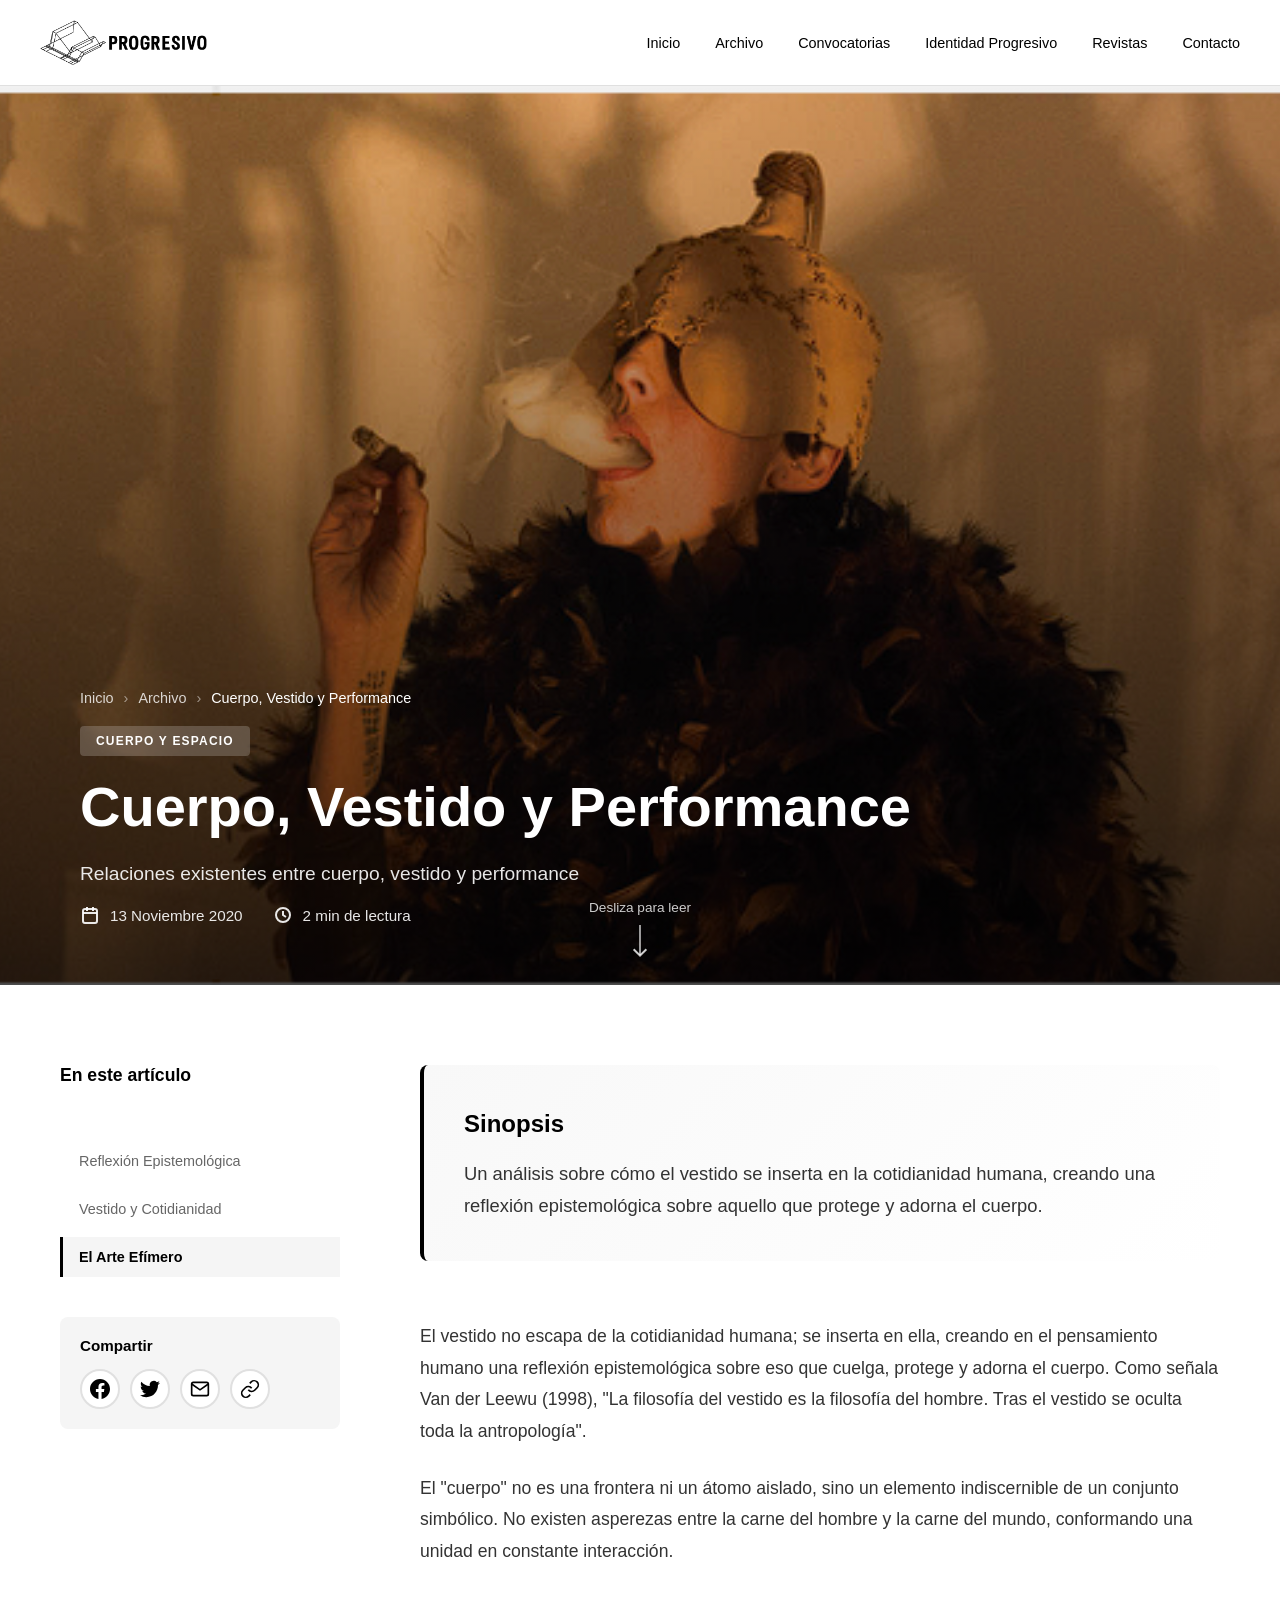
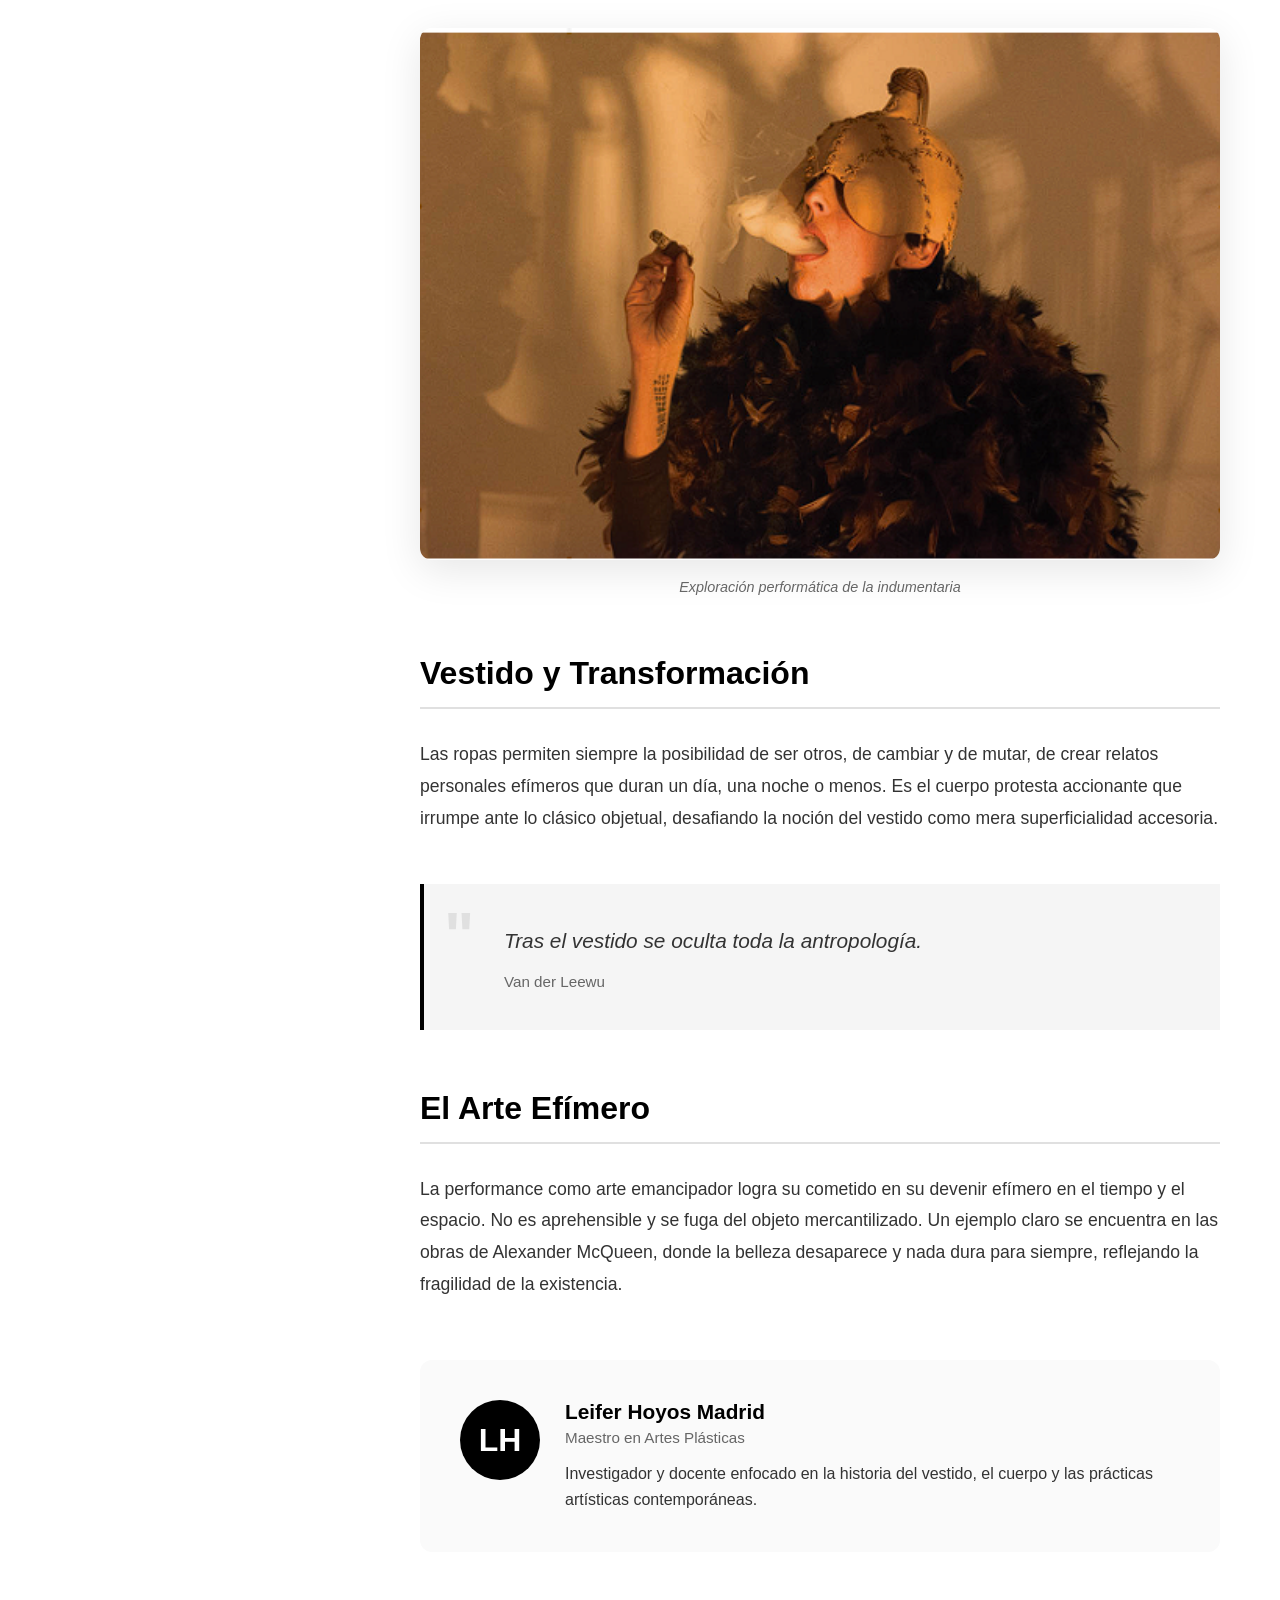
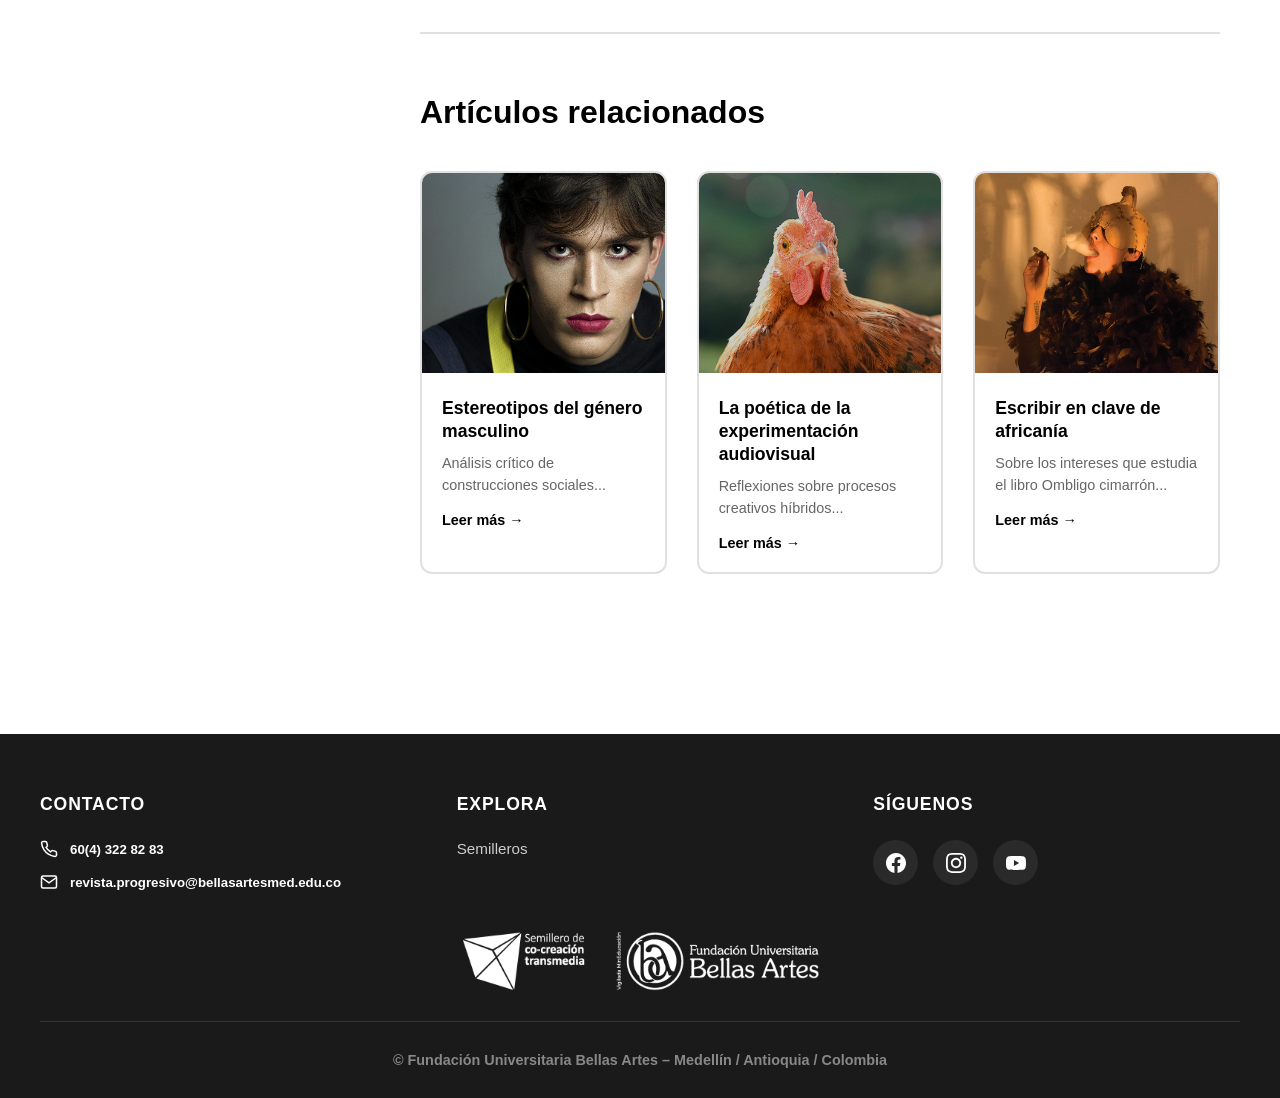
<file: archivo-cuerpo-vestido.html>
<!DOCTYPE html>
<html lang="es">
<head>
    <meta charset="UTF-8">
    <meta name="viewport" content="width=device-width, initial-scale=1.0">
    <title>Cuerpo, Vestido y Performance - Revista Progresivo</title>
    <link rel="stylesheet" href="css/style.css">
    <link rel="stylesheet" href="css/archivo.css">
     <link rel="icon" href="img/favicon.png" type="image/png">
</head>
<body>
    <header class="site-header">
    <div class="header-container">
    <div class="logo-area">
        <img src="img/logo-revista-progresivo.png" alt="Logo">
    </div>

    <button class="menu-toggle" aria-label="Abrir menú">
        ☰
    </button>

    <nav class="main-navigation">
                <a href="index.html">Inicio</a>
                <a href="index.html#archivo">Archivo</a>
                <a href="convocatorias.html">Convocatorias</a>
                <a href="identidad.html">Identidad Progresivo</a>
                <a href="index.html#revistas">Revistas</a>
                <a href="#contacto">Contacto</a>
            </nav>
</div>

    </header>

    <main class="entrada-suave">


    <section class="articulo-hero">
        <div class="articulo-hero-background">
            <img src="img/arch6.png" alt="Cuerpo, Vestido y Performance">
        </div>
        <div class="articulo-hero-overlay"></div>
        
        <div class="articulo-hero-content">
            <nav class="breadcrumb">
                <a href="index.html">Inicio</a>
                <span class="breadcrumb-separator">›</span>
                <a href="index.html#archivo">Archivo</a>
                <span class="breadcrumb-separator">›</span>
                <span class="breadcrumb-current">Cuerpo, Vestido y Performance</span>
            </nav>

            <span class="articulo-categoria">Cuerpo y Espacio</span>

            <h1 class="articulo-hero-title">Cuerpo, Vestido y Performance</h1>
            <p class="hero-subtitle" style="color: rgba(255,255,255,0.9); font-size: 1.2rem; margin-bottom: 20px;">Relaciones existentes entre cuerpo, vestido y performance</p>

            <div class="articulo-hero-meta">
                <div class="meta-item">
                    <svg class="meta-icon" width="20" height="20" viewBox="0 0 20 20" fill="none">
                        <rect x="3" y="4" width="14" height="14" rx="2" stroke="currentColor" stroke-width="2"/>
                        <path d="M3 8h14M7 2v4M13 2v4" stroke="currentColor" stroke-width="2"/>
                    </svg>
                    <span>13 Noviembre 2020</span>
                </div>
                <div class="meta-item">
                    <svg class="meta-icon" width="20" height="20" viewBox="0 0 20 20" fill="none">
                        <circle cx="10" cy="10" r="7" stroke="currentColor" stroke-width="2"/>
                        <path d="M10 6v4l3 2" stroke="currentColor" stroke-width="2"/>
                    </svg>
                    <span>5 min de lectura</span>
                </div>
            </div>
        </div>

        <div class="scroll-indicator">
            <span>Desliza para leer</span>
            <div class="scroll-arrow"></div>
        </div>
    </section>

    <article class="articulo-contenido">
        <div class="contenido-wrapper">
            
            <aside class="articulo-sidebar">
                <div class="sidebar-sticky">
                    <h3 class="sidebar-title">En este artículo</h3>
                    <nav class="articulo-indice">
                        <a href="#introduccion" class="indice-link active">Reflexión Epistemológica</a>
                        <a href="#cotidianidad" class="indice-link">Vestido y Cotidianidad</a>
                        <a href="#efimero" class="indice-link">El Arte Efímero</a>
                    </nav>

                    <div class="sidebar-compartir">
                        <h4>Compartir</h4>
                        <div class="compartir-botones">
                            <button class="btn-compartir" aria-label="Compartir en Facebook">
                                <svg width="20" height="20" viewBox="0 0 24 24" fill="currentColor">
                                    <path d="M24 12.073c0-6.627-5.373-12-12-12s-12 5.373-12 12c0 5.99 4.388 10.954 10.125 11.854v-8.385H7.078v-3.47h3.047V9.43c0-3.007 1.792-4.669 4.533-4.669 1.312 0 2.686.235 2.686.235v2.953H15.83c-1.491 0-1.956.925-1.956 1.874v2.25h3.328l-.532 3.47h-2.796v8.385C19.612 23.027 24 18.062 24 12.073z"/>
                                </svg>
                            </button>
                            <button class="btn-compartir" aria-label="Compartir en Twitter">
                                <svg width="20" height="20" viewBox="0 0 24 24" fill="currentColor">
                                    <path d="M23.953 4.57a10 10 0 01-2.825.775 4.958 4.958 0 002.163-2.723c-.951.555-2.005.959-3.127 1.184a4.92 4.92 0 00-8.384 4.482C7.69 8.095 4.067 6.13 1.64 3.162a4.822 4.822 0 00-.666 2.475c0 1.71.87 3.213 2.188 4.096a4.904 4.904 0 01-2.228-.616v.06a4.923 4.923 0 003.946 4.827 4.996 4.996 0 01-2.212.085 4.936 4.936 0 004.604 3.417 9.867 9.867 0 01-6.102 2.105c-.39 0-.779-.023-1.17-.067a13.995 13.995 0 007.557 2.209c9.053 0 13.998-7.496 13.998-13.985 0-.21 0-.42-.015-.63A9.935 9.935 0 0024 4.59z"/>
                                </svg>
                            </button>
                            <button class="btn-compartir" aria-label="Compartir por email">
                                <svg width="20" height="20" viewBox="0 0 24 24" fill="none" stroke="currentColor" stroke-width="2">
                                    <path d="M4 4h16c1.1 0 2 .9 2 2v12c0 1.1-.9 2-2 2H4c-1.1 0-2-.9-2-2V6c0-1.1.9-2 2-2z"/>
                                    <polyline points="22,6 12,13 2,6"/>
                                </svg>
                            </button>
                        </div>
                    </div>
                </div>
            </aside>

            <div class="articulo-main">
                
                <section id="introduccion" class="contenido-seccion">
                    <div class="articulo-resumen">
                        <h2 class="resumen-titulo">Sinopsis</h2>
                        <p class="resumen-texto">
                            Un análisis sobre cómo el vestido se inserta en la cotidianidad humana, creando una reflexión epistemológica sobre aquello que protege y adorna el cuerpo.
                        </p>
                    </div>
                    
                    <p class="parrafo">
                        El vestido no escapa de la cotidianidad humana; se inserta en ella, creando en el pensamiento humano una reflexión epistemológica sobre eso que cuelga, protege y adorna el cuerpo. Como señala Van der Leewu (1998), "La filosofía del vestido es la filosofía del hombre. Tras el vestido se oculta toda la antropología".
                    </p>

                    <p class="parrafo">
                        El "cuerpo" no es una frontera ni un átomo aislado, sino un elemento indiscernible de un conjunto simbólico. No existen asperezas entre la carne del hombre y la carne del mundo, conformando una unidad en constante interacción.
                    </p>
                </section>

                <figure class="articulo-figura">
                    <img src="img/arch6.png" 
                         alt="Cuerpo, Vestido y Performance">
                    <figcaption>
                        Exploración performática de la indumentaria
                    </figcaption>
                </figure>

                <section id="cotidianidad" class="contenido-seccion">
                    <h2 class="seccion-titulo">Vestido y Transformación</h2>
                    
                    <p class="parrafo">
                        Las ropas permiten siempre la posibilidad de ser otros, de cambiar y de mutar, de crear relatos personales efímeros que duran un día, una noche o menos. Es el cuerpo protesta accionante que irrumpe ante lo clásico objetual, desafiando la noción del vestido como mera superficialidad accesoria.
                    </p>

                    <blockquote class="cita-destacada">
                        <p>Tras el vestido se oculta toda la antropología.</p>
                        <cite>Van der Leewu</cite>
                    </blockquote>
                </section>

                <section id="efimero" class="contenido-seccion">
                    <h2 class="seccion-titulo">El Arte Efímero</h2>
                    
                    <p class="parrafo">
                        La performance como arte emancipador logra su cometido en su devenir efímero en el tiempo y el espacio. No es aprehensible y se fuga del objeto mercantilizado. Un ejemplo claro se encuentra en las obras de Alexander McQueen, donde la belleza desaparece y nada dura para siempre, reflejando la fragilidad de la existencia.
                    </p>
                </section>

                <div class="autor-bio">
                    <div class="autor-avatar">
                        <div class="avatar-inicial">LH</div>
                    </div>
                    <div class="autor-info">
                        <h4 class="autor-nombre">Leifer Hoyos Madrid</h4>
                        <p class="autor-titulo">Maestro en Artes Plásticas</p>
                        <p class="autor-descripcion">
                            Investigador y docente enfocado en la historia del vestido, el cuerpo y las prácticas artísticas contemporáneas.
                        </p>
                    </div>
                </div>
                
                <div class="articulos-relacionados">
                    <h3 class="relacionados-titulo">Artículos relacionados</h3>
                    <div class="relacionados-grid">
                        
                        <article class="relacionado-card">
                            <img src="img/arch3.png" alt="Estereotipos Masculinos">
                            <div class="relacionado-content">
                                <h4>Estereotipos del género masculino</h4>
                                <p>Análisis crítico de construcciones sociales...</p>
                                <a href="archivo-estereotipos.html" class="relacionado-link">Leer más →</a>
                            </div>
                        </article>

                        <article class="relacionado-card">
                            <img src="img/arch4.png" alt="La poética de la experimentación audiovisual">
                            <div class="relacionado-content">
                                <h4>La poética de la experimentación audiovisual</h4>
                                <p>Reflexiones sobre procesos creativos híbridos...</p>
                                <a href="archivo-poetica-experimentacion.html" class="relacionado-link">Leer más →</a>
                            </div>
                        </article>

                        <article class="relacionado-card">
                            <img src="img/portada-.cuerpo-vestidojpg" alt="Africanía">
                            <div class="relacionado-content">
                                <h4>Escribir en clave de africanía</h4>
                                <p>Sobre los intereses que estudia el libro Ombligo cimarrón...</p>
                                <a href="archivo-africania.html" class="relacionado-link">Leer más →</a>
                            </div>
                        </article>

                    </div>
                </div>

            </div>
        </div>
    </article>

    </main>

    <footer class="site-footer" id="contacto">
        <div class="footer-container">
            
            <div class="footer-top">
                
                <div class="footer-column">
                    <h3 class="footer-title">Contacto</h3>
                    <div class="footer-contact">
                        <div class="contact-item">
                            <svg class="contact-icon" xmlns="http://www.w3.org/2000/svg" width="18" height="18" viewBox="0 0 24 24" fill="none" stroke="currentColor" stroke-width="2">
                                <path d="M22 16.92v3a2 2 0 0 1-2.18 2 19.79 19.79 0 0 1-8.63-3.07 19.5 19.5 0 0 1-6-6 19.79 19.79 0 0 1-3.07-8.67A2 2 0 0 1 4.11 2h3a2 2 0 0 1 2 1.72 12.84 12.84 0 0 0 .7 2.81 2 2 0 0 1-.45 2.11L8.09 9.91a16 16 0 0 0 6 6l1.27-1.27a2 2 0 0 1 2.11-.45 12.84 12.84 0 0 0 2.81.7A2 2 0 0 1 22 16.92z"/>
                            </svg>
                            <h5>60(4) 322 82 83</h5>
                        </div>
                        <div class="contact-item">
                            <svg class="contact-icon" xmlns="http://www.w3.org/2000/svg" width="18" height="18" viewBox="0 0 24 24" fill="none" stroke="currentColor" stroke-width="2">
                                <path d="M4 4h16c1.1 0 2 .9 2 2v12c0 1.1-.9 2-2 2H4c-1.1 0-2-.9-2-2V6c0-1.1.9-2 2-2z"/>
                                <polyline points="22,6 12,13 2,6"/>
                            </svg>
                            <h5>revista.progresivo@bellasartesmed.edu.co</h5>
                        </div>
                    </div>
                </div>

                <div class="footer-column">
                    <h3 class="footer-title">Explora</h3>
                    <nav class="footer-nav">                      
                   <!-- <a href="videos.html" class="footer-link">Videos</a> - LA REVISTA ORIGINAL NO TIENE VIDEOS -->
                   <!-- <a href="eventos.html" class="footer-link">Eventos</a>  LA REVISTA ORIGINAL NO TIENE EVENTOS-->
                        <a href="https://bellasartesmed.edu.co/semilleros-de-investigacion/ " class="footer-link" target="_blank">Semilleros</a>
                    </nav>
                </div>

                <div class="footer-column">
                <h3 class="footer-title">Síguenos</h3>
                <div class="footer-social">
                    <a href="https://web.facebook.com/people/Revista_progresivo/100066919231309/#" target="_blank" rel="noopener noreferrer" class="social-link" aria-label="Facebook">
                        <svg xmlns="http://www.w3.org/2000/svg" width="24" height="24" viewBox="0 0 24 24" fill="currentColor">
                            <path d="M24 12.073c0-6.627-5.373-12-12-12s-12 5.373-12 12c0 5.99 4.388 10.954 10.125 11.854v-8.385H7.078v-3.47h3.047V9.43c0-3.007 1.792-4.669 4.533-4.669 1.312 0 2.686.235 2.686.235v2.953H15.83c-1.491 0-1.956.925-1.956 1.874v2.25h3.328l-.532 3.47h-2.796v8.385C19.612 23.027 24 18.062 24 12.073z"/>
                        </svg>
                    </a>
                    <a href="https://www.instagram.com/revista_progresivo/" target="_blank" rel="noopener noreferrer" class="social-link" aria-label="Instagram">
                        <svg xmlns="http://www.w3.org/2000/svg" width="24" height="24" viewBox="0 0 24 24" fill="currentColor">
                            <path d="M12 2.163c3.204 0 3.584.012 4.85.07 3.252.148 4.771 1.691 4.919 4.919.058 1.265.069 1.645.069 4.849 0 3.205-.012 3.584-.069 4.849-.149 3.225-1.664 4.771-4.919 4.919-1.266.058-1.644.07-4.85.07-3.204 0-3.584-.012-4.849-.07-3.26-.149-4.771-1.699-4.919-4.92-.058-1.265-.07-1.644-.07-4.849 0-3.204.013-3.583.07-4.849.149-3.227 1.664-4.771 4.919-4.919 1.266-.057 1.645-.069 4.849-.069zm0-2.163c-3.259 0-3.667.014-4.947.072-4.358.2-6.78 2.618-6.98 6.98-.059 1.281-.073 1.689-.073 4.948 0 3.259.014 3.668.072 4.948.2 4.358 2.618 6.78 6.98 6.98 1.281.058 1.689.072 4.948.072 3.259 0 3.668-.014 4.948-.072 4.354-.2 6.782-2.618 6.979-6.98.059-1.28.073-1.689.073-4.948 0-3.259-.014-3.667-.072-4.947-.196-4.354-2.617-6.78-6.979-6.98-1.281-.059-1.69-.073-4.949-.073zm0 5.838c-3.403 0-6.162 2.759-6.162 6.162s2.759 6.163 6.162 6.163 6.162-2.759 6.162-6.163c0-3.403-2.759-6.162-6.162-6.162zm0 10.162c-2.209 0-4-1.79-4-4 0-2.209 1.791-4 4-4s4 1.791 4 4c0 2.21-1.791 4-4 4zm6.406-11.845c-.796 0-1.441.645-1.441 1.44s.645 1.44 1.441 1.44c.795 0 1.439-.645 1.439-1.44s-.644-1.44-1.439-1.44z"/>
                        </svg>
                    </a>
                    <a href="https://www.youtube.com/channel/UCscGmMWkis03dq0ZO0oG1tQ" target="_blank" rel="noopener noreferrer" class="social-link" aria-label="YouTube">
                        <svg xmlns="http://www.w3.org/2000/svg" width="24" height="24" viewBox="0 0 24 24" fill="currentColor">
                            <path d="M23.498 6.186a3.016 3.016 0 0 0-2.122-2.136C19.505 3.545 12 3.545 12 3.545s-7.505 0-9.377.505A3.017 3.017 0 0 0 .502 6.186C0 8.07 0 12 0 12s0 3.93.502 5.814a3.016 3.016 0 0 0 2.122 2.136c1.871.505 9.376.505 9.376.505s7.505 0 9.377-.505a3.015 3.015 0 0 0 2.122-2.136C24 15.93 24 12 24 12s0-3.93-.502-5.814zM9.545 15.568V8.432L15.818 12l-6.273 3.568z"/>
                        </svg>
                    </a>
                </div>
            </div>
        </div>

            <img src="img/logo-semillero-cocreacion-bellas-artes.png" alt="Logo FUBA y Semillero Cocreación" class="logo">

            <div class="footer-divider"></div>

            <div class="footer-bottom">
                <h3 class="footer-copyright">
                    &copy; Fundación Universitaria Bellas Artes – Medellín / Antioquia / Colombia
                </h3>
            </div>
        </div>
    </footer>

    <script src="js/archivo.js"></script>
    <script src="js/script.js"></script>
</body>
</html>
</file>
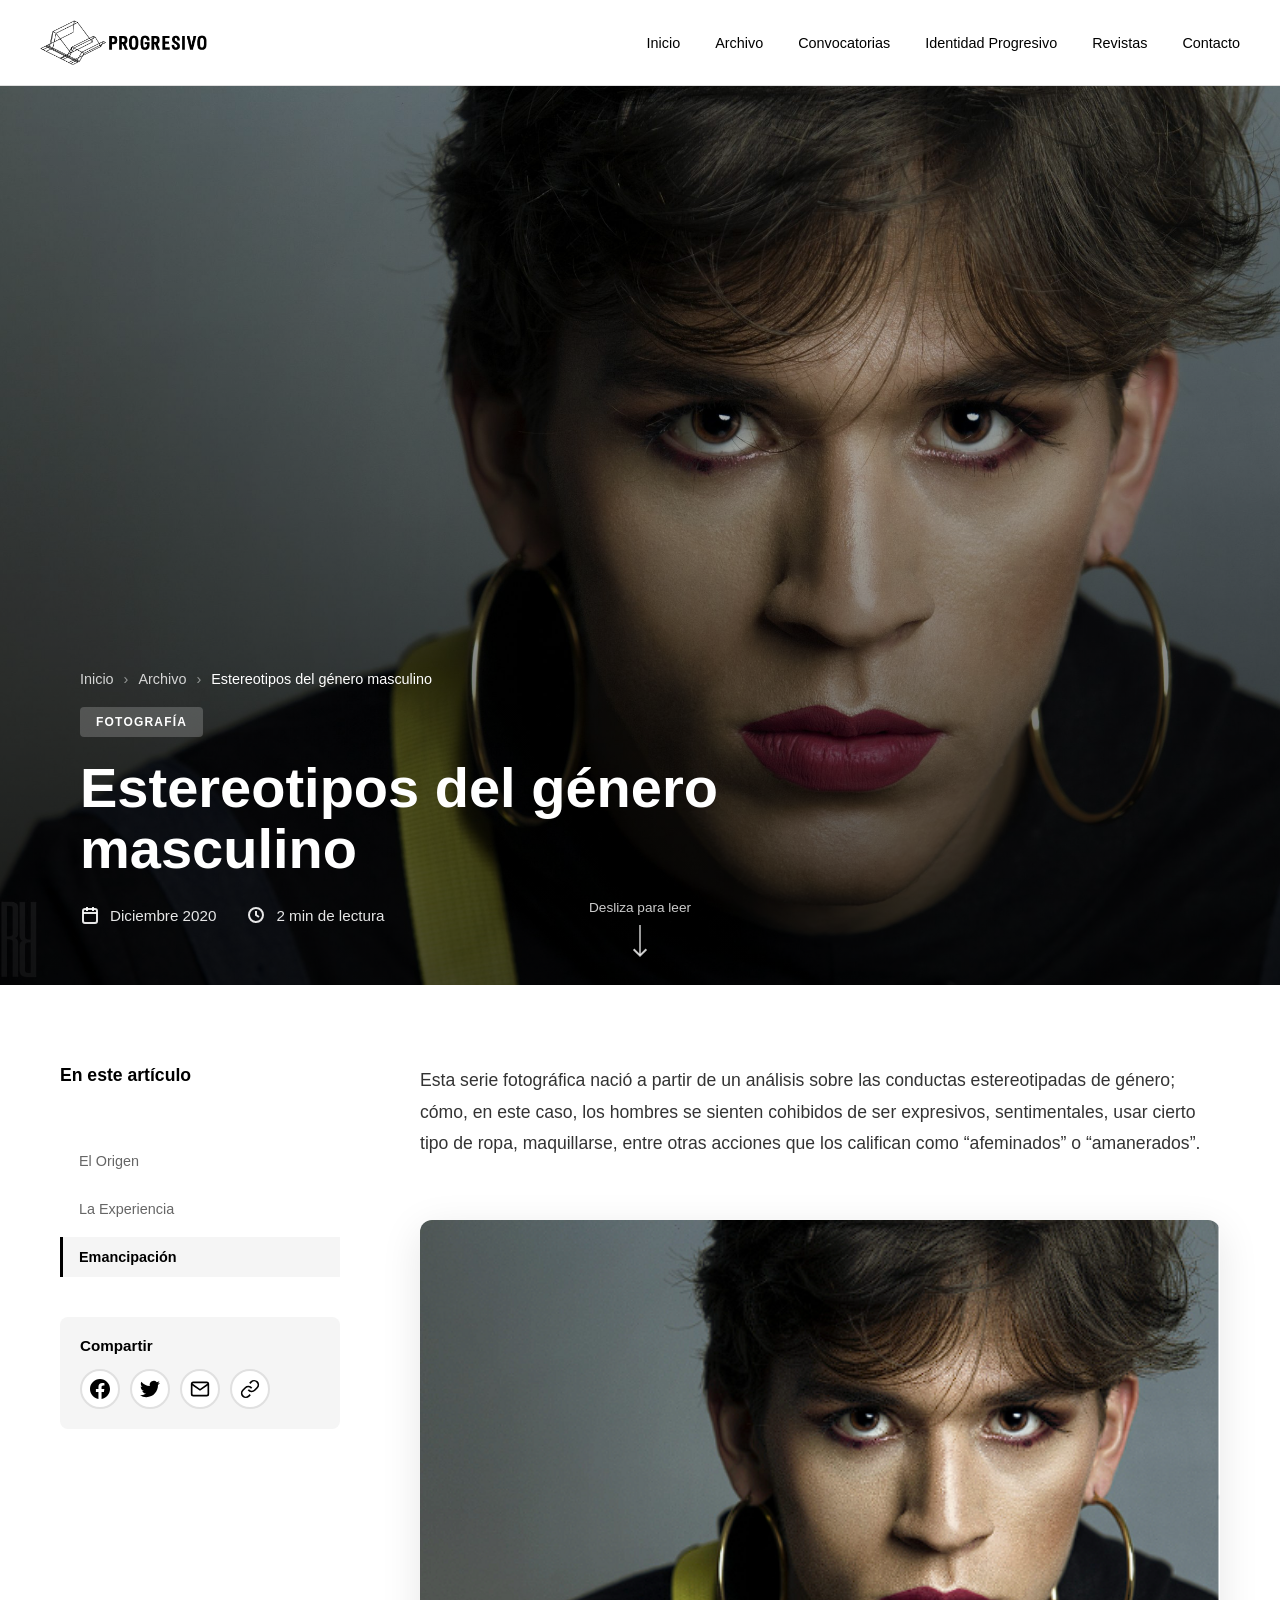
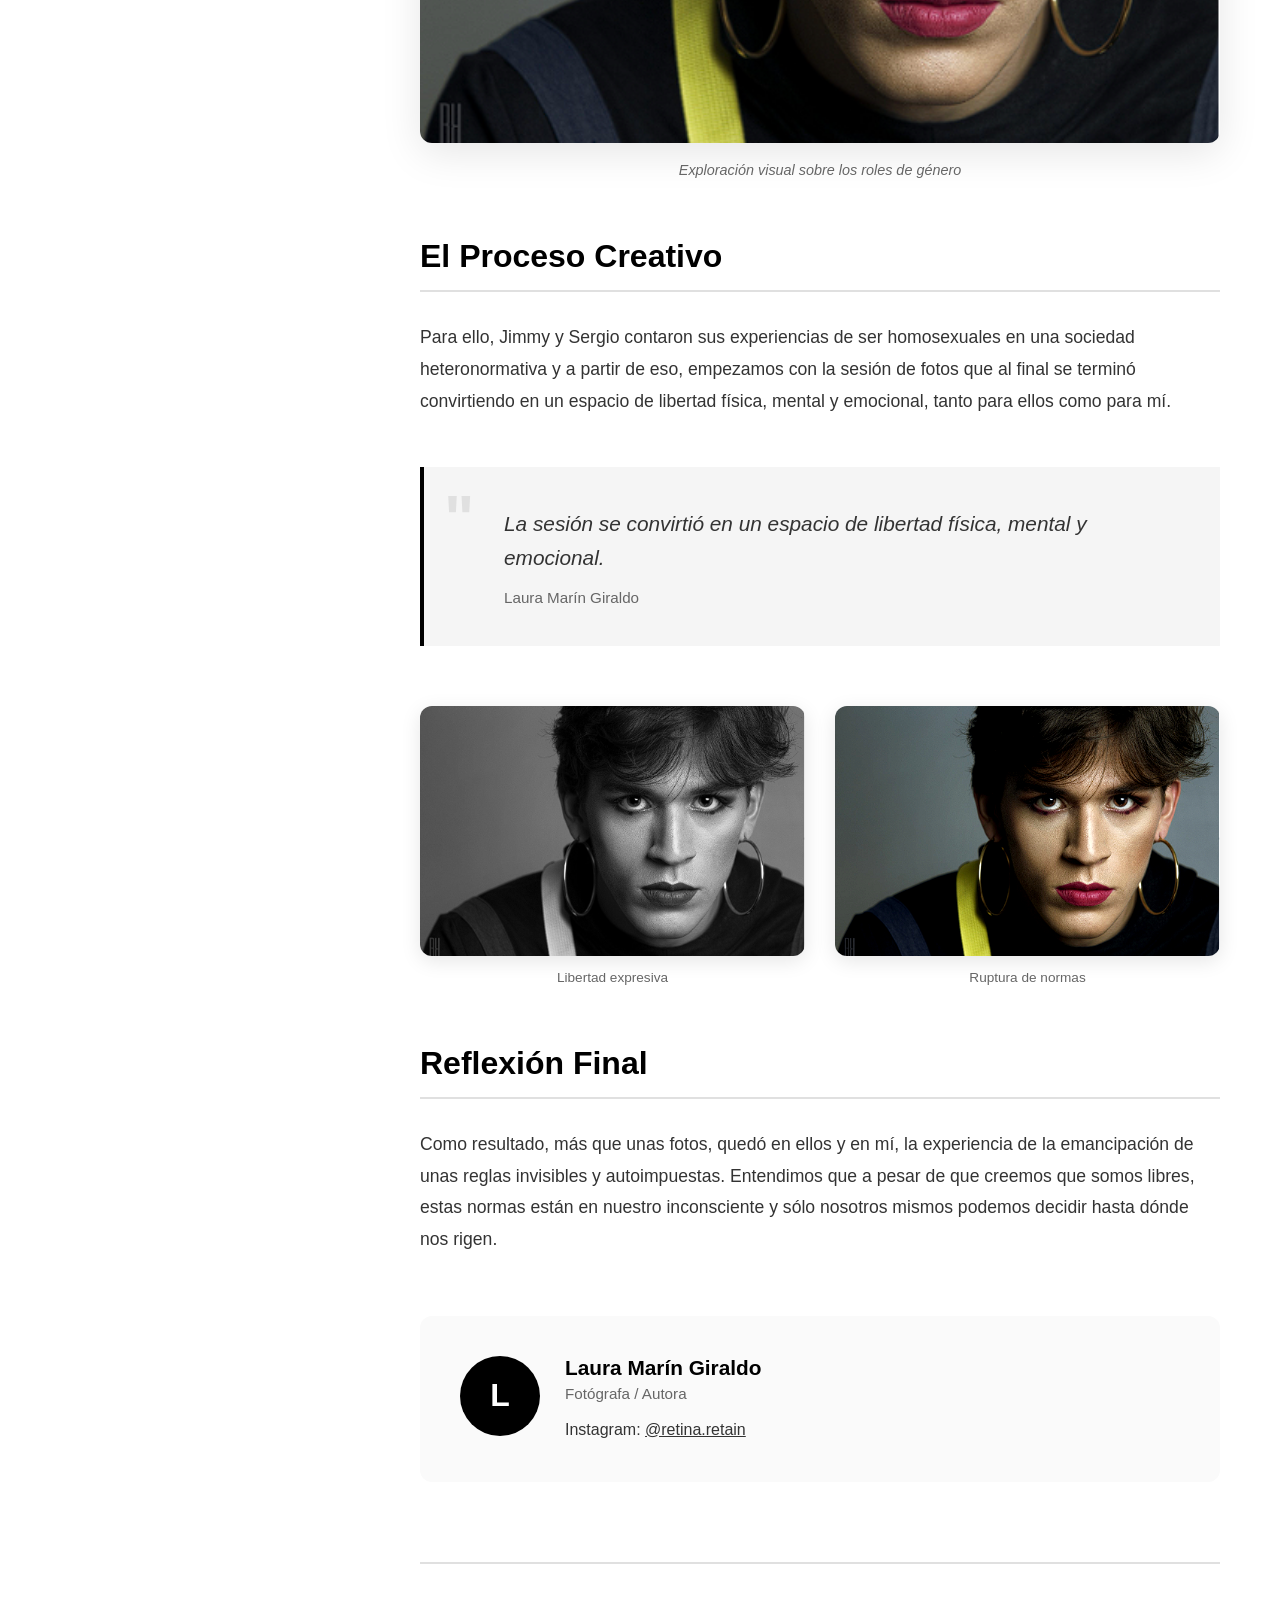
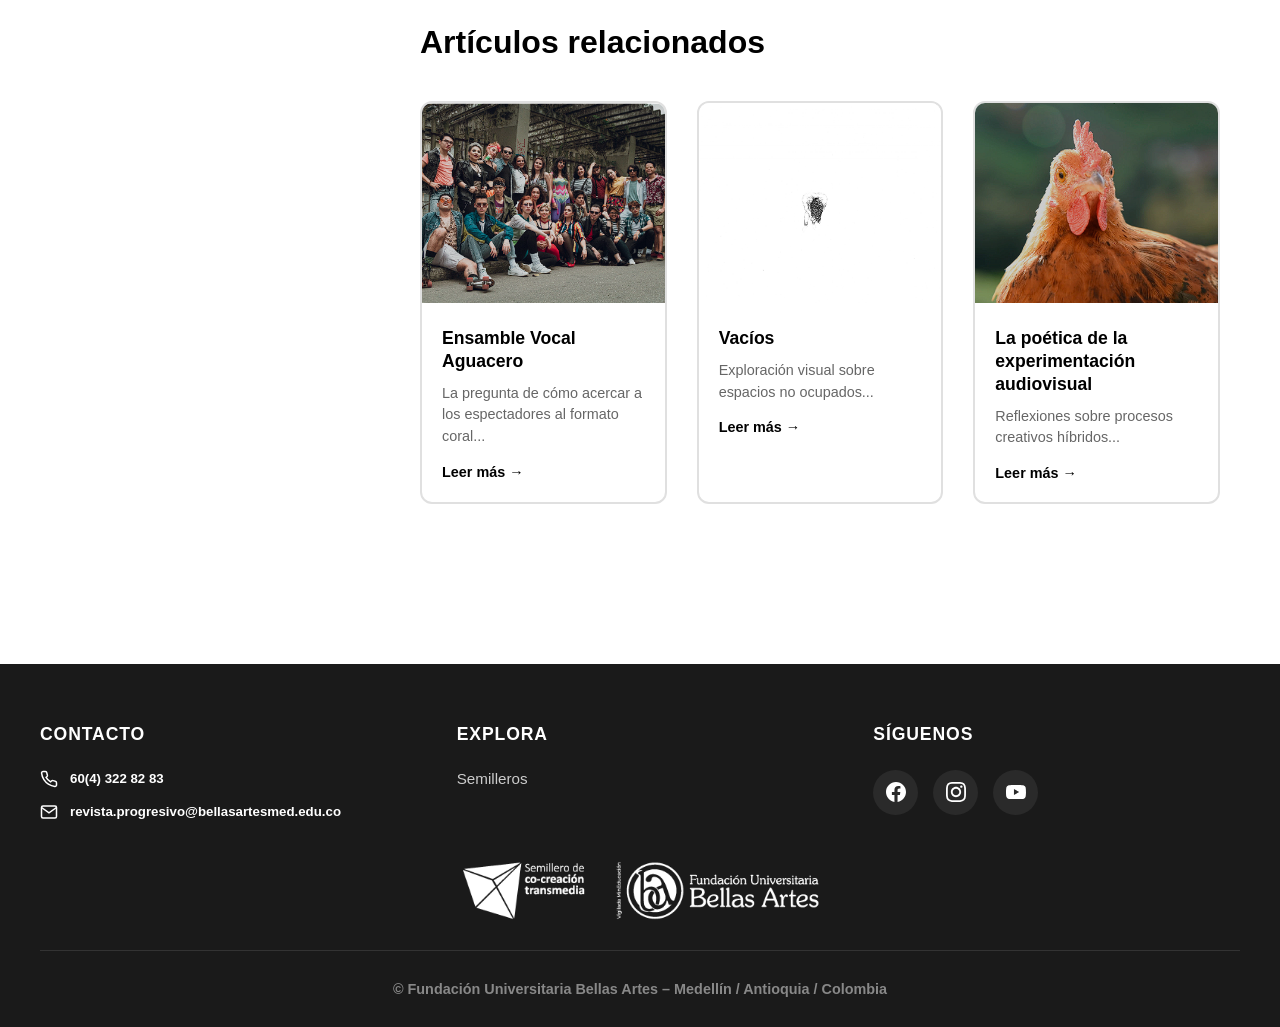
<file: archivo-estereotipos.html>
<!DOCTYPE html>
<html lang="es">
<head>
    <meta charset="UTF-8">
    <meta name="viewport" content="width=device-width, initial-scale=1.0">
    <title>Estereotipos del género masculino - Revista Progresivo</title>
    <link rel="stylesheet" href="css/style.css">
    <link rel="stylesheet" href="css/archivo.css">
     <link rel="icon" href="img/favicon.png" type="image/png">
</head>
<body>
    <header class="site-header">
       <div class="header-container">
    <div class="logo-area">
        <img src="img/logo-revista-progresivo.png" alt="Logo">
    </div>

    <button class="menu-toggle" aria-label="Abrir menú">
        ☰
    </button>

   <nav class="main-navigation">
                <a href="index.html">Inicio</a>
                <a href="index.html#archivo">Archivo</a>
                <a href="convocatorias.html">Convocatorias</a>
                <a href="identidad.html">Identidad Progresivo</a>
                <a href="index.html#revistas">Revistas</a>
                <a href="#contacto">Contacto</a>
            </nav>
</div>


    </header>

    <main class="entrada-suave">

    <section class="articulo-hero">
        <div class="articulo-hero-background">
            <img src="img/portada-estereotipos.jpg" alt="Estereotipos del género masculino">
        </div>
        <div class="articulo-hero-overlay"></div>
        
        <div class="articulo-hero-content">
            <nav class="breadcrumb">
                <a href="index.html">Inicio</a>
                <span class="breadcrumb-separator">›</span>
                <a href="index.html#archivo">Archivo</a>
                <span class="breadcrumb-separator">›</span>
                <span class="breadcrumb-current">Estereotipos del género masculino</span>
            </nav>

            <span class="articulo-categoria">Fotografía</span>

            <h1 class="articulo-hero-title">Estereotipos del género masculino</h1>

            <div class="articulo-hero-meta">
                <div class="meta-item">
                    <svg class="meta-icon" width="20" height="20" viewBox="0 0 20 20" fill="none">
                        <rect x="3" y="4" width="14" height="14" rx="2" stroke="currentColor" stroke-width="2"/>
                        <path d="M3 8h14M7 2v4M13 2v4" stroke="currentColor" stroke-width="2"/>
                    </svg>
                    <span>Diciembre 2020</span>
                </div>
                <div class="meta-item">
                    <svg class="meta-icon" width="20" height="20" viewBox="0 0 20 20" fill="none">
                        <circle cx="10" cy="10" r="7" stroke="currentColor" stroke-width="2"/>
                        <path d="M10 6v4l3 2" stroke="currentColor" stroke-width="2"/>
                    </svg>
                    <span>2 min de lectura</span>
                </div>
            </div>
        </div>

        <div class="scroll-indicator">
            <span>Desliza para leer</span>
            <div class="scroll-arrow"></div>
        </div>
    </section>

    <article class="articulo-contenido">
        <div class="contenido-wrapper">
            
            <aside class="articulo-sidebar">
                <div class="sidebar-sticky">
                    <h3 class="sidebar-title">En este artículo</h3>
                    <nav class="articulo-indice">
                        <a href="#origen" class="indice-link active">El Origen</a>
                        <a href="#experiencia" class="indice-link">La Experiencia</a>
                        <a href="#reflexion" class="indice-link">Emancipación</a>
                    </nav>

                    <div class="sidebar-compartir">
                        <h4>Compartir</h4>
                        <div class="compartir-botones">
                            <button class="btn-compartir" aria-label="Compartir en Facebook">
                                <svg width="20" height="20" viewBox="0 0 24 24" fill="currentColor">
                                    <path d="M24 12.073c0-6.627-5.373-12-12-12s-12 5.373-12 12c0 5.99 4.388 10.954 10.125 11.854v-8.385H7.078v-3.47h3.047V9.43c0-3.007 1.792-4.669 4.533-4.669 1.312 0 2.686.235 2.686.235v2.953H15.83c-1.491 0-1.956.925-1.956 1.874v2.25h3.328l-.532 3.47h-2.796v8.385C19.612 23.027 24 18.062 24 12.073z"/>
                                </svg>
                            </button>
                            <button class="btn-compartir" aria-label="Compartir en Twitter">
                                <svg width="20" height="20" viewBox="0 0 24 24" fill="currentColor">
                                    <path d="M23.953 4.57a10 10 0 01-2.825.775 4.958 4.958 0 002.163-2.723c-.951.555-2.005.959-3.127 1.184a4.92 4.92 0 00-8.384 4.482C7.69 8.095 4.067 6.13 1.64 3.162a4.822 4.822 0 00-.666 2.475c0 1.71.87 3.213 2.188 4.096a4.904 4.904 0 01-2.228-.616v.06a4.923 4.923 0 003.946 4.827 4.996 4.996 0 01-2.212.085 4.936 4.936 0 004.604 3.417 9.867 9.867 0 01-6.102 2.105c-.39 0-.779-.023-1.17-.067a13.995 13.995 0 007.557 2.209c9.053 0 13.998-7.496 13.998-13.985 0-.21 0-.42-.015-.63A9.935 9.935 0 0024 4.59z"/>
                                </svg>
                            </button>
                            <button class="btn-compartir" aria-label="Compartir por email">
                                <svg width="20" height="20" viewBox="0 0 24 24" fill="none" stroke="currentColor" stroke-width="2">
                                    <path d="M4 4h16c1.1 0 2 .9 2 2v12c0 1.1-.9 2-2 2H4c-1.1 0-2-.9-2-2V6c0-1.1.9-2 2-2z"/>
                                    <polyline points="22,6 12,13 2,6"/>
                                </svg>
                            </button>
                        </div>
                    </div>
                </div>
            </aside>

            <div class="articulo-main">
                
                <section id="origen" class="contenido-seccion">
                    <p class="parrafo">
                        Esta serie fotográfica nació a partir de un análisis sobre las conductas estereotipadas 
                        de género; cómo, en este caso, los hombres se sienten cohibidos de ser expresivos, 
                        sentimentales, usar cierto tipo de ropa, maquillarse, entre otras acciones que los 
                        califican como “afeminados” o “amanerados”.
                    </p>
                </section>

                <figure class="articulo-figura">
                    <img src="img/arch3.png" 
                         alt="Serie fotográfica Estereotipos">
                    <figcaption>
                        Exploración visual sobre los roles de género
                    </figcaption>
                </figure>

                <section id="experiencia" class="contenido-seccion">
                    <h2 class="seccion-titulo">El Proceso Creativo</h2>
                    
                    <p class="parrafo">
                        Para ello, Jimmy y Sergio contaron sus experiencias de ser homosexuales en una sociedad 
                        heteronormativa y a partir de eso, empezamos con la sesión de fotos que al final se 
                        terminó convirtiendo en un espacio de libertad física, mental y emocional, tanto para 
                        ellos como para mí.
                    </p>

                    <blockquote class="cita-destacada">
                        <p>La sesión se convirtió en un espacio de libertad física, mental y emocional.</p>
                        <cite>Laura Marín Giraldo</cite>
                    </blockquote>
                </section>

                <div class="imagenes-grid">
                    <div class="grid-item">
                        <img src="img/arch3.png" alt="Detalle de la serie 1" style="filter: grayscale(100%);">
                        <figcaption>Libertad expresiva</figcaption>
                    </div>
                    <div class="grid-item">
                        <img src="img/arch3.png" alt="Detalle de la serie 2" style="filter: contrast(120%);">
                        <figcaption>Ruptura de normas</figcaption>
                    </div>
                </div>

                <section id="reflexion" class="contenido-seccion">
                    <h2 class="seccion-titulo">Reflexión Final</h2>
                    
                    <p class="parrafo">
                        Como resultado, más que unas fotos, quedó en ellos y en mí, la experiencia de la 
                        emancipación de unas reglas invisibles y autoimpuestas. Entendimos que a pesar de 
                        que creemos que somos libres, estas normas están en nuestro inconsciente y sólo 
                        nosotros mismos podemos decidir hasta dónde nos rigen.
                    </p>
                </section>

                <div class="autor-bio">
                    <div class="autor-avatar">
                        <div class="avatar-inicial">L</div>
                    </div>
                    <div class="autor-info">
                        <h4 class="autor-nombre">Laura Marín Giraldo</h4>
                        <p class="autor-titulo">Fotógrafa / Autora</p>
                        <p class="autor-descripcion">
                            Instagram: <a href="https://instagram.com/retina.retain" target="_blank" style="color: inherit; text-decoration: underline;">@retina.retain</a>
                        </p>
                    </div>
                </div>


                <div class="articulos-relacionados">
                    <h3 class="relacionados-titulo">Artículos relacionados</h3>
                    <div class="relacionados-grid">
                        
                        <article class="relacionado-card">
                            <img src="img/arch1.png" alt="Ensamble Vocal Aguacero">
                            <div class="relacionado-content">
                                <h4>Ensamble Vocal Aguacero</h4>
                                <p>La pregunta de cómo acercar a los espectadores al formato coral...</p>
                                <a href="archivo-ensamble.html" class="relacionado-link">Leer más →</a>
                            </div>
                        </article>

                        <article class="relacionado-card">
                            <img src="img/arch2.png" alt="Vacíos">
                            <div class="relacionado-content">
                                <h4>Vacíos</h4>
                                <p>Exploración visual sobre espacios no ocupados...</p>
                                <a href="archivo-vacios.html" class="relacionado-link">Leer más →</a>
                            </div>
                        </article>

                        <article class="relacionado-card">
                            <img src="img/arch4.png" alt="La poética de la experimentación audiovisual">
                            <div class="relacionado-content">
                                <h4>La poética de la experimentación audiovisual</h4>
                                <p>Reflexiones sobre procesos creativos híbridos...</p>
                                <a href="archivo-poetica-experimentacion.html" class="relacionado-link">Leer más →</a>
                            </div>
                        </article>

                    </div>
                </div>

            </div>
        </div>
    </article>

    </main>
    <footer class="site-footer" id="contacto">
        <div class="footer-container">
            
            <div class="footer-top">
                
                <div class="footer-column">
                    <h3 class="footer-title">Contacto</h3>
                    <div class="footer-contact">
                        <div class="contact-item">
                            <svg class="contact-icon" xmlns="http://www.w3.org/2000/svg" width="18" height="18" viewBox="0 0 24 24" fill="none" stroke="currentColor" stroke-width="2">
                                <path d="M22 16.92v3a2 2 0 0 1-2.18 2 19.79 19.79 0 0 1-8.63-3.07 19.5 19.5 0 0 1-6-6 19.79 19.79 0 0 1-3.07-8.67A2 2 0 0 1 4.11 2h3a2 2 0 0 1 2 1.72 12.84 12.84 0 0 0 .7 2.81 2 2 0 0 1-.45 2.11L8.09 9.91a16 16 0 0 0 6 6l1.27-1.27a2 2 0 0 1 2.11-.45 12.84 12.84 0 0 0 2.81.7A2 2 0 0 1 22 16.92z"/>
                            </svg>
                            <h5>60(4) 322 82 83</h5>
                        </div>
                        <div class="contact-item">
                            <svg class="contact-icon" xmlns="http://www.w3.org/2000/svg" width="18" height="18" viewBox="0 0 24 24" fill="none" stroke="currentColor" stroke-width="2">
                                <path d="M4 4h16c1.1 0 2 .9 2 2v12c0 1.1-.9 2-2 2H4c-1.1 0-2-.9-2-2V6c0-1.1.9-2 2-2z"/>
                                <polyline points="22,6 12,13 2,6"/>
                            </svg>
                            <h5>revista.progresivo@bellasartesmed.edu.co</h5>
                        </div>
                    </div>
                </div>

                <div class="footer-column">
                    <h3 class="footer-title">Explora</h3>
                    <nav class="footer-nav">
                   <!-- <a href="videos.html" class="footer-link">Videos</a> - LA REVISTA ORIGINAL NO TIENE VIDEOS -->
                   <!-- <a href="eventos.html" class="footer-link">Eventos</a>  LA REVISTA ORIGINAL NO TIENE EVENTOS-->
                       <a href="https://bellasartesmed.edu.co/semilleros-de-investigacion/ " class="footer-link" target="_blank">Semilleros</a>
                    </nav>
                </div>

                 <div class="footer-column">
                <h3 class="footer-title">Síguenos</h3>
                <div class="footer-social">
                    <a href="https://web.facebook.com/people/Revista_progresivo/100066919231309/#" target="_blank" rel="noopener noreferrer" class="social-link" aria-label="Facebook">
                        <svg xmlns="http://www.w3.org/2000/svg" width="24" height="24" viewBox="0 0 24 24" fill="currentColor">
                            <path d="M24 12.073c0-6.627-5.373-12-12-12s-12 5.373-12 12c0 5.99 4.388 10.954 10.125 11.854v-8.385H7.078v-3.47h3.047V9.43c0-3.007 1.792-4.669 4.533-4.669 1.312 0 2.686.235 2.686.235v2.953H15.83c-1.491 0-1.956.925-1.956 1.874v2.25h3.328l-.532 3.47h-2.796v8.385C19.612 23.027 24 18.062 24 12.073z"/>
                        </svg>
                    </a>
                    <a href="https://www.instagram.com/revista_progresivo/" target="_blank" rel="noopener noreferrer" class="social-link" aria-label="Instagram">
                        <svg xmlns="http://www.w3.org/2000/svg" width="24" height="24" viewBox="0 0 24 24" fill="currentColor">
                            <path d="M12 2.163c3.204 0 3.584.012 4.85.07 3.252.148 4.771 1.691 4.919 4.919.058 1.265.069 1.645.069 4.849 0 3.205-.012 3.584-.069 4.849-.149 3.225-1.664 4.771-4.919 4.919-1.266.058-1.644.07-4.85.07-3.204 0-3.584-.012-4.849-.07-3.26-.149-4.771-1.699-4.919-4.92-.058-1.265-.07-1.644-.07-4.849 0-3.204.013-3.583.07-4.849.149-3.227 1.664-4.771 4.919-4.919 1.266-.057 1.645-.069 4.849-.069zm0-2.163c-3.259 0-3.667.014-4.947.072-4.358.2-6.78 2.618-6.98 6.98-.059 1.281-.073 1.689-.073 4.948 0 3.259.014 3.668.072 4.948.2 4.358 2.618 6.78 6.98 6.98 1.281.058 1.689.072 4.948.072 3.259 0 3.668-.014 4.948-.072 4.354-.2 6.782-2.618 6.979-6.98.059-1.28.073-1.689.073-4.948 0-3.259-.014-3.667-.072-4.947-.196-4.354-2.617-6.78-6.979-6.98-1.281-.059-1.69-.073-4.949-.073zm0 5.838c-3.403 0-6.162 2.759-6.162 6.162s2.759 6.163 6.162 6.163 6.162-2.759 6.162-6.163c0-3.403-2.759-6.162-6.162-6.162zm0 10.162c-2.209 0-4-1.79-4-4 0-2.209 1.791-4 4-4s4 1.791 4 4c0 2.21-1.791 4-4 4zm6.406-11.845c-.796 0-1.441.645-1.441 1.44s.645 1.44 1.441 1.44c.795 0 1.439-.645 1.439-1.44s-.644-1.44-1.439-1.44z"/>
                        </svg>
                    </a>
                    <a href="https://www.youtube.com/channel/UCscGmMWkis03dq0ZO0oG1tQ" target="_blank" rel="noopener noreferrer" class="social-link" aria-label="YouTube">
                        <svg xmlns="http://www.w3.org/2000/svg" width="24" height="24" viewBox="0 0 24 24" fill="currentColor">
                            <path d="M23.498 6.186a3.016 3.016 0 0 0-2.122-2.136C19.505 3.545 12 3.545 12 3.545s-7.505 0-9.377.505A3.017 3.017 0 0 0 .502 6.186C0 8.07 0 12 0 12s0 3.93.502 5.814a3.016 3.016 0 0 0 2.122 2.136c1.871.505 9.376.505 9.376.505s7.505 0 9.377-.505a3.015 3.015 0 0 0 2.122-2.136C24 15.93 24 12 24 12s0-3.93-.502-5.814zM9.545 15.568V8.432L15.818 12l-6.273 3.568z"/>
                        </svg>
                    </a>
                </div>
            </div>
        </div>

            <img src="img/logo-semillero-cocreacion-bellas-artes.png" alt="Logo FUBA y Semillero Cocreación" class="logo">

            <div class="footer-divider"></div>

            <div class="footer-bottom">
                <h3 class="footer-copyright">
                    &copy; Fundación Universitaria Bellas Artes – Medellín / Antioquia / Colombia
                </h3>
            </div>
        </div>
    </footer>

    <script src="js/archivo.js"></script>
</body>
</html>
</file>
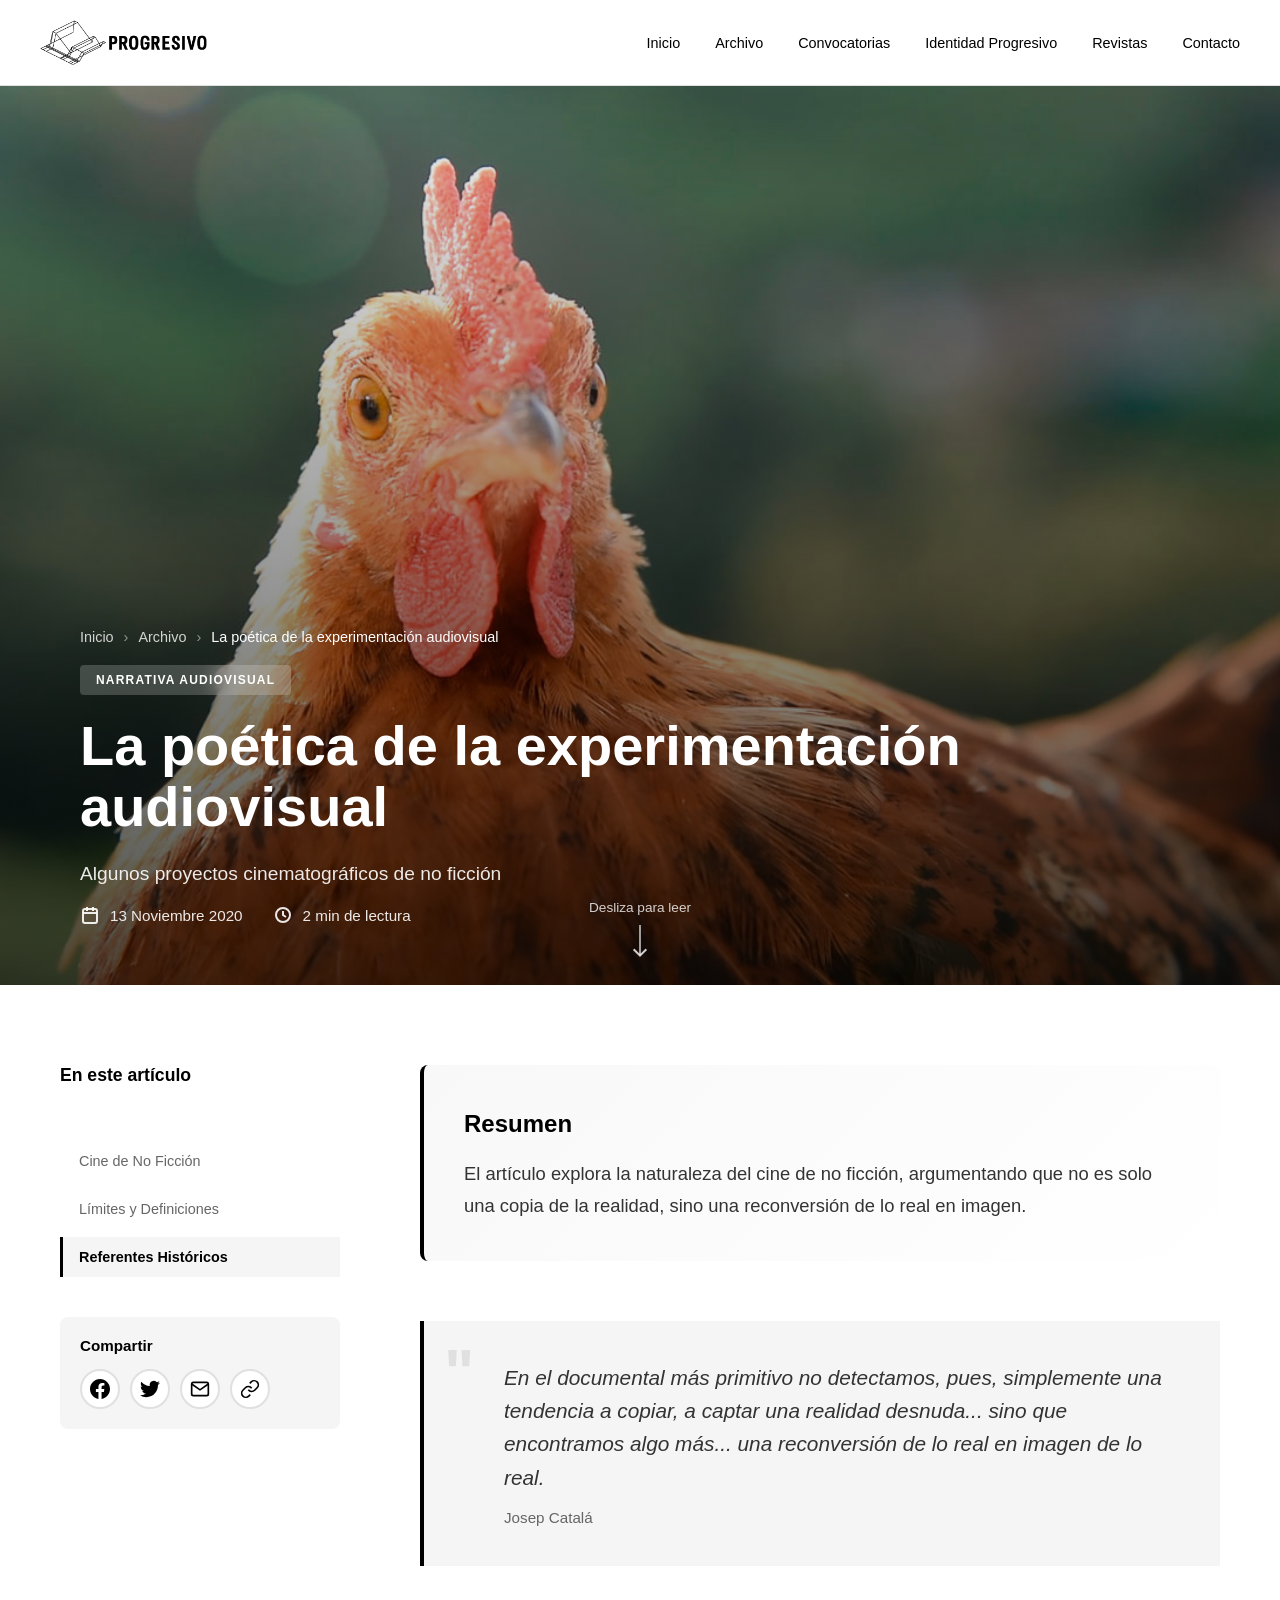
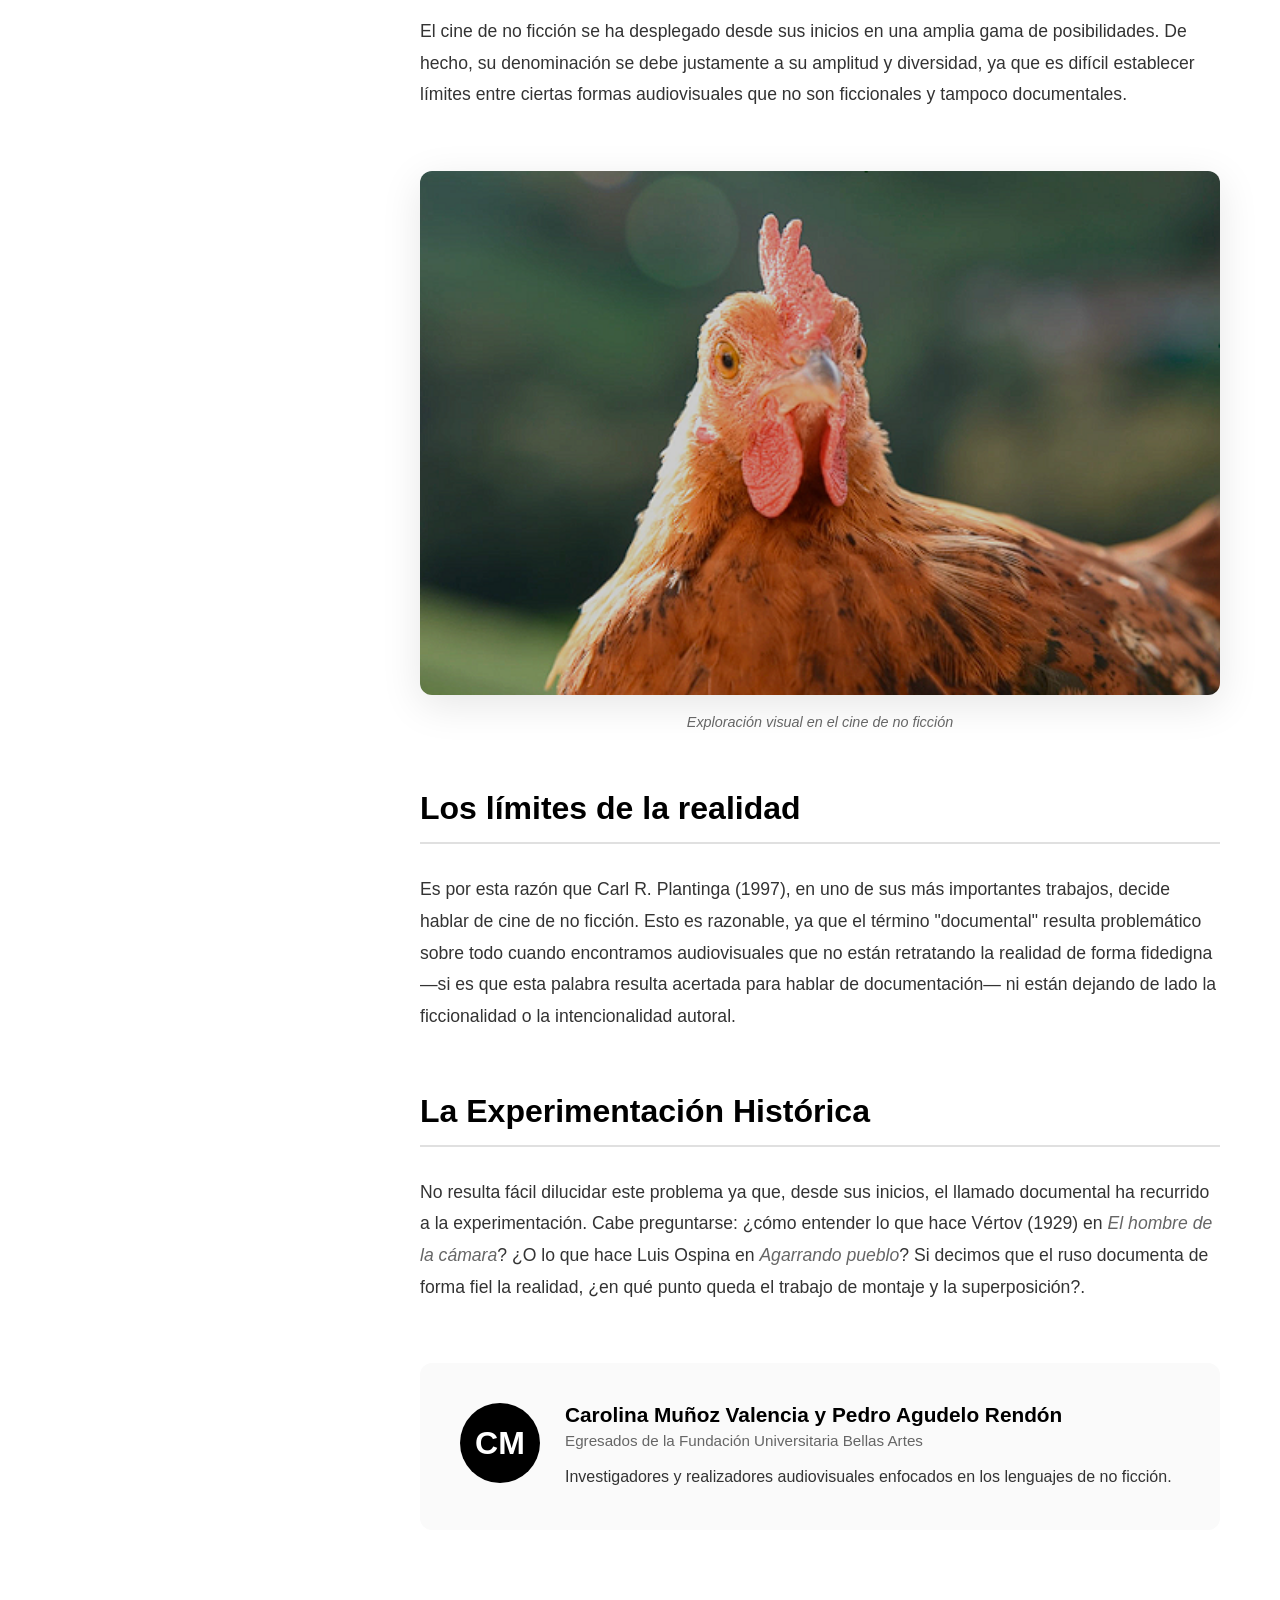
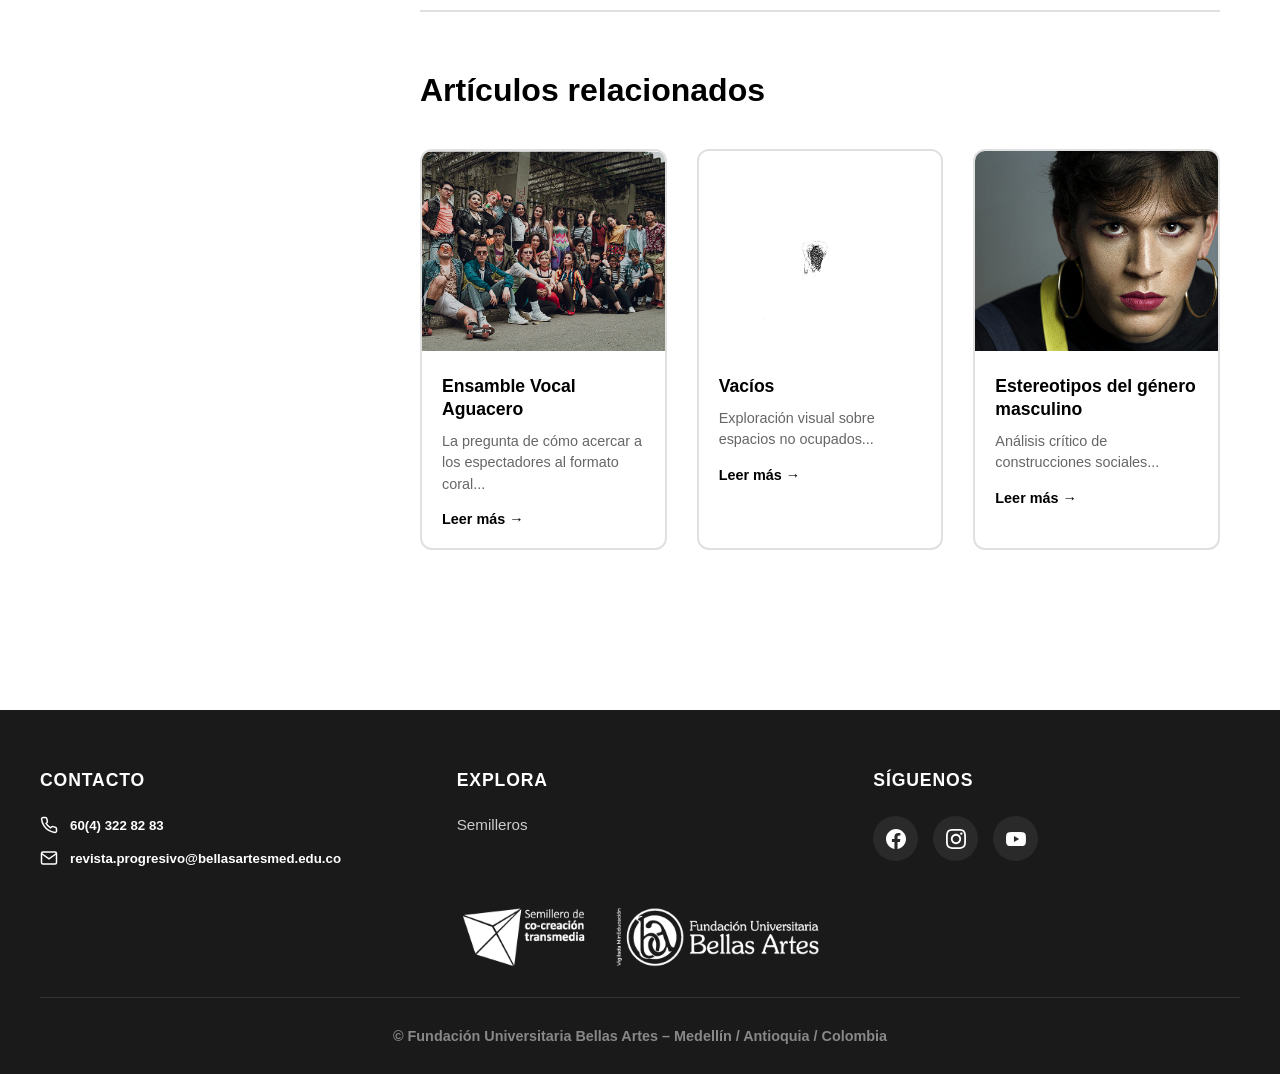
<file: archivo-poetica-experimentacion.html>
<!DOCTYPE html>
<html lang="es">
<head>
    <meta charset="UTF-8">
    <meta name="viewport" content="width=device-width, initial-scale=1.0">
    <title>La poética de la experimentación audiovisual - Revista Progresivo</title>
    <link rel="stylesheet" href="css/style.css">
    <link rel="stylesheet" href="css/archivo.css">
     <link rel="icon" href="img/favicon.png" type="image/png">
</head>
<body>
    <header class="site-header">
       <div class="header-container">
    <div class="logo-area">
        <img src="img/logo-revista-progresivo.png" alt="Logo">
    </div>

    <button class="menu-toggle" aria-label="Abrir menú">
        ☰
    </button>

   <nav class="main-navigation">
                <a href="index.html">Inicio</a>
                <a href="index.html#archivo">Archivo</a>
                <a href="convocatorias.html">Convocatorias</a>
                <a href="identidad.html">Identidad Progresivo</a>
                <a href="index.html#revistas">Revistas</a>
                <a href="#contacto">Contacto</a>
            </nav>
</div>


    </header>

<main class="entrada-suave">

    <section class="articulo-hero">
        <div class="articulo-hero-background">
            <img src="img/portada-poetica.jpg" alt="Experimentación Audiovisual">
        </div>
        <div class="articulo-hero-overlay"></div>
        
        <div class="articulo-hero-content">
            <nav class="breadcrumb">
                <a href="index.html">Inicio</a>
                <span class="breadcrumb-separator">›</span>
                <a href="index.html#archivo">Archivo</a>
                <span class="breadcrumb-separator">›</span>
                <span class="breadcrumb-current">La poética de la experimentación audiovisual</span>
            </nav>

            <span class="articulo-categoria">Narrativa Audiovisual</span>

            <h1 class="articulo-hero-title">La poética de la experimentación audiovisual</h1>
            <p class="hero-subtitle" style="color: rgba(255,255,255,0.9); font-size: 1.2rem; margin-bottom: 20px;">Algunos proyectos cinematográficos de no ficción</p>

            <div class="articulo-hero-meta">
                <div class="meta-item">
                    <svg class="meta-icon" width="20" height="20" viewBox="0 0 20 20" fill="none">
                        <rect x="3" y="4" width="14" height="14" rx="2" stroke="currentColor" stroke-width="2"/>
                        <path d="M3 8h14M7 2v4M13 2v4" stroke="currentColor" stroke-width="2"/>
                    </svg>
                    <span>13 Noviembre 2020</span>
                </div>
                <div class="meta-item">
                    <svg class="meta-icon" width="20" height="20" viewBox="0 0 20 20" fill="none">
                        <circle cx="10" cy="10" r="7" stroke="currentColor" stroke-width="2"/>
                        <path d="M10 6v4l3 2" stroke="currentColor" stroke-width="2"/>
                    </svg>
                    <span>5 min de lectura</span>
                </div>
            </div>
        </div>

        <div class="scroll-indicator">
            <span>Desliza para leer</span>
            <div class="scroll-arrow"></div>
        </div>
    </section>

    <article class="articulo-contenido">
        <div class="contenido-wrapper">
            
            <aside class="articulo-sidebar">
                <div class="sidebar-sticky">
                    <h3 class="sidebar-title">En este artículo</h3>
                    <nav class="articulo-indice">
                        <a href="#introduccion" class="indice-link active">Cine de No Ficción</a>
                        <a href="#limites" class="indice-link">Límites y Definiciones</a>
                        <a href="#referentes" class="indice-link">Referentes Históricos</a>
                    </nav>

                    <div class="sidebar-compartir">
                        <h4>Compartir</h4>
                        <div class="compartir-botones">
                            <button class="btn-compartir" aria-label="Compartir en Facebook">
                                <svg width="20" height="20" viewBox="0 0 24 24" fill="currentColor">
                                    <path d="M24 12.073c0-6.627-5.373-12-12-12s-12 5.373-12 12c0 5.99 4.388 10.954 10.125 11.854v-8.385H7.078v-3.47h3.047V9.43c0-3.007 1.792-4.669 4.533-4.669 1.312 0 2.686.235 2.686.235v2.953H15.83c-1.491 0-1.956.925-1.956 1.874v2.25h3.328l-.532 3.47h-2.796v8.385C19.612 23.027 24 18.062 24 12.073z"/>
                                </svg>
                            </button>
                            <button class="btn-compartir" aria-label="Compartir en Twitter">
                                <svg width="20" height="20" viewBox="0 0 24 24" fill="currentColor">
                                    <path d="M23.953 4.57a10 10 0 01-2.825.775 4.958 4.958 0 002.163-2.723c-.951.555-2.005.959-3.127 1.184a4.92 4.92 0 00-8.384 4.482C7.69 8.095 4.067 6.13 1.64 3.162a4.822 4.822 0 00-.666 2.475c0 1.71.87 3.213 2.188 4.096a4.904 4.904 0 01-2.228-.616v.06a4.923 4.923 0 003.946 4.827 4.996 4.996 0 01-2.212.085 4.936 4.936 0 004.604 3.417 9.867 9.867 0 01-6.102 2.105c-.39 0-.779-.023-1.17-.067a13.995 13.995 0 007.557 2.209c9.053 0 13.998-7.496 13.998-13.985 0-.21 0-.42-.015-.63A9.935 9.935 0 0024 4.59z"/>
                                </svg>
                            </button>
                            <button class="btn-compartir" aria-label="Compartir por email">
                                <svg width="20" height="20" viewBox="0 0 24 24" fill="none" stroke="currentColor" stroke-width="2">
                                    <path d="M4 4h16c1.1 0 2 .9 2 2v12c0 1.1-.9 2-2 2H4c-1.1 0-2-.9-2-2V6c0-1.1.9-2 2-2z"/>
                                    <polyline points="22,6 12,13 2,6"/>
                                </svg>
                            </button>
                        </div>
                    </div>
                </div>
            </aside>

            <div class="articulo-main">
                
                <section id="introduccion" class="contenido-seccion">
                    <div class="articulo-resumen">
                        <h2 class="resumen-titulo">Resumen</h2>
                        <p class="resumen-texto">
                            El artículo explora la naturaleza del cine de no ficción, argumentando que no es solo una copia de la realidad, sino una reconversión de lo real en imagen.
                        </p>
                    </div>

                    <blockquote class="cita-destacada">
                        <p>En el documental más primitivo no detectamos, pues, simplemente una tendencia a copiar, a captar una realidad desnuda... sino que encontramos algo más... una reconversión de lo real en imagen de lo real.</p>
                        <cite>Josep Catalá</cite>
                    </blockquote>
                    
                    <p class="parrafo">
                        El cine de no ficción se ha desplegado desde sus inicios en una amplia gama de posibilidades. De hecho, su denominación se debe justamente a su amplitud y diversidad, ya que es difícil establecer límites entre ciertas formas audiovisuales que no son ficcionales y tampoco documentales.
                    </p>
                </section>

                <figure class="articulo-figura">
                    <img src="img/arch4.png" 
                         alt="La poética de la experimentación audiovisual">
                    <figcaption>
                        Exploración visual en el cine de no ficción
                    </figcaption>
                </figure>

                <section id="limites" class="contenido-seccion">
                    <h2 class="seccion-titulo">Los límites de la realidad</h2>
                    
                    <p class="parrafo">
                        Es por esta razón que Carl R. Plantinga (1997), en uno de sus más importantes trabajos, decide hablar de cine de no ficción. Esto es razonable, ya que el término "documental" resulta problemático sobre todo cuando encontramos audiovisuales que no están retratando la realidad de forma fidedigna —si es que esta palabra resulta acertada para hablar de documentación— ni están dejando de lado la ficcionalidad o la intencionalidad autoral.
                    </p>
                </section>

                <section id="referentes" class="contenido-seccion">
                    <h2 class="seccion-titulo">La Experimentación Histórica</h2>
                    
                    <p class="parrafo">
                        No resulta fácil dilucidar este problema ya que, desde sus inicios, el llamado documental ha recurrido a la experimentación. Cabe preguntarse: ¿cómo entender lo que hace Vértov (1929) en <em>El hombre de la cámara</em>? ¿O lo que hace Luis Ospina en <em>Agarrando pueblo</em>? Si decimos que el ruso documenta de forma fiel la realidad, ¿en qué punto queda el trabajo de montaje y la superposición?.
                    </p>
                </section>

                <div class="autor-bio">
                    <div class="autor-avatar">
                        <div class="avatar-inicial">CM</div>
                    </div>
                    <div class="autor-info">
                        <h4 class="autor-nombre">Carolina Muñoz Valencia y Pedro Agudelo Rendón</h4>
                        <p class="autor-titulo">Egresados de la Fundación Universitaria Bellas Artes</p>
                        <p class="autor-descripcion">
                            Investigadores y realizadores audiovisuales enfocados en los lenguajes de no ficción.
                        </p>
                    </div>
                </div>  

                <div class="articulos-relacionados">
                    <h3 class="relacionados-titulo">Artículos relacionados</h3>
                    <div class="relacionados-grid">
                        
                        <article class="relacionado-card">
                            <img src="img/arch1.png" alt="Ensamble Vocal Aguacero">
                            <div class="relacionado-content">
                                <h4>Ensamble Vocal Aguacero</h4>
                                <p>La pregunta de cómo acercar a los espectadores al formato coral...</p>
                                <a href="archivo-ensamble.html" class="relacionado-link">Leer más →</a>
                            </div>
                        </article>

                        <article class="relacionado-card">
                            <img src="img/arch2.png" alt="Vacíos">
                            <div class="relacionado-content">
                                <h4>Vacíos</h4>
                                <p>Exploración visual sobre espacios no ocupados...</p>
                                <a href="archivo-vacios.html" class="relacionado-link">Leer más →</a>
                            </div>
                        </article>

                        <article class="relacionado-card">
                            <img src="img/arch3.png" alt="Estereotipos Masculinos">
                            <div class="relacionado-content">
                                <h4>Estereotipos del género masculino</h4>
                                <p>Análisis crítico de construcciones sociales...</p>
                                <a href="archivo-estereotipos.html" class="relacionado-link">Leer más →</a>
                            </div>
                        </article>

                    </div>
                </div>

            </div>
        </div>
    </article>

</main>

    <footer class="site-footer" id="contacto">
        <div class="footer-container">
            
            <div class="footer-top">
                
                <div class="footer-column">
                    <h3 class="footer-title">Contacto</h3>
                    <div class="footer-contact">
                        <div class="contact-item">
                            <svg class="contact-icon" xmlns="http://www.w3.org/2000/svg" width="18" height="18" viewBox="0 0 24 24" fill="none" stroke="currentColor" stroke-width="2">
                                <path d="M22 16.92v3a2 2 0 0 1-2.18 2 19.79 19.79 0 0 1-8.63-3.07 19.5 19.5 0 0 1-6-6 19.79 19.79 0 0 1-3.07-8.67A2 2 0 0 1 4.11 2h3a2 2 0 0 1 2 1.72 12.84 12.84 0 0 0 .7 2.81 2 2 0 0 1-.45 2.11L8.09 9.91a16 16 0 0 0 6 6l1.27-1.27a2 2 0 0 1 2.11-.45 12.84 12.84 0 0 0 2.81.7A2 2 0 0 1 22 16.92z"/>
                            </svg>
                            <h5>60(4) 322 82 83</h5>
                        </div>
                        <div class="contact-item">
                            <svg class="contact-icon" xmlns="http://www.w3.org/2000/svg" width="18" height="18" viewBox="0 0 24 24" fill="none" stroke="currentColor" stroke-width="2">
                                <path d="M4 4h16c1.1 0 2 .9 2 2v12c0 1.1-.9 2-2 2H4c-1.1 0-2-.9-2-2V6c0-1.1.9-2 2-2z"/>
                                <polyline points="22,6 12,13 2,6"/>
                            </svg>
                            <h5>revista.progresivo@bellasartesmed.edu.co</h5>
                        </div>
                    </div>
                </div>

                <div class="footer-column">
                    <h3 class="footer-title">Explora</h3>
                    <nav class="footer-nav">
                   <!-- <a href="videos.html" class="footer-link">Videos</a> - LA REVISTA ORIGINAL NO TIENE VIDEOS -->
                   <!-- <a href="eventos.html" class="footer-link">Eventos</a>  LA REVISTA ORIGINAL NO TIENE EVENTOS-->
                        <a href="https://bellasartesmed.edu.co/semilleros-de-investigacion/ " class="footer-link" target="_blank">Semilleros</a>
                    </nav>
                </div>

                <div class="footer-column">
                <h3 class="footer-title">Síguenos</h3>
                <div class="footer-social">
                    <a href="https://web.facebook.com/people/Revista_progresivo/100066919231309/#" target="_blank" rel="noopener noreferrer" class="social-link" aria-label="Facebook">
                        <svg xmlns="http://www.w3.org/2000/svg" width="24" height="24" viewBox="0 0 24 24" fill="currentColor">
                            <path d="M24 12.073c0-6.627-5.373-12-12-12s-12 5.373-12 12c0 5.99 4.388 10.954 10.125 11.854v-8.385H7.078v-3.47h3.047V9.43c0-3.007 1.792-4.669 4.533-4.669 1.312 0 2.686.235 2.686.235v2.953H15.83c-1.491 0-1.956.925-1.956 1.874v2.25h3.328l-.532 3.47h-2.796v8.385C19.612 23.027 24 18.062 24 12.073z"/>
                        </svg>
                    </a>
                    <a href="https://www.instagram.com/revista_progresivo/" target="_blank" rel="noopener noreferrer" class="social-link" aria-label="Instagram">
                        <svg xmlns="http://www.w3.org/2000/svg" width="24" height="24" viewBox="0 0 24 24" fill="currentColor">
                            <path d="M12 2.163c3.204 0 3.584.012 4.85.07 3.252.148 4.771 1.691 4.919 4.919.058 1.265.069 1.645.069 4.849 0 3.205-.012 3.584-.069 4.849-.149 3.225-1.664 4.771-4.919 4.919-1.266.058-1.644.07-4.85.07-3.204 0-3.584-.012-4.849-.07-3.26-.149-4.771-1.699-4.919-4.92-.058-1.265-.07-1.644-.07-4.849 0-3.204.013-3.583.07-4.849.149-3.227 1.664-4.771 4.919-4.919 1.266-.057 1.645-.069 4.849-.069zm0-2.163c-3.259 0-3.667.014-4.947.072-4.358.2-6.78 2.618-6.98 6.98-.059 1.281-.073 1.689-.073 4.948 0 3.259.014 3.668.072 4.948.2 4.358 2.618 6.78 6.98 6.98 1.281.058 1.689.072 4.948.072 3.259 0 3.668-.014 4.948-.072 4.354-.2 6.782-2.618 6.979-6.98.059-1.28.073-1.689.073-4.948 0-3.259-.014-3.667-.072-4.947-.196-4.354-2.617-6.78-6.979-6.98-1.281-.059-1.69-.073-4.949-.073zm0 5.838c-3.403 0-6.162 2.759-6.162 6.162s2.759 6.163 6.162 6.163 6.162-2.759 6.162-6.163c0-3.403-2.759-6.162-6.162-6.162zm0 10.162c-2.209 0-4-1.79-4-4 0-2.209 1.791-4 4-4s4 1.791 4 4c0 2.21-1.791 4-4 4zm6.406-11.845c-.796 0-1.441.645-1.441 1.44s.645 1.44 1.441 1.44c.795 0 1.439-.645 1.439-1.44s-.644-1.44-1.439-1.44z"/>
                        </svg>
                    </a>
                    <a href="https://www.youtube.com/channel/UCscGmMWkis03dq0ZO0oG1tQ" target="_blank" rel="noopener noreferrer" class="social-link" aria-label="YouTube">
                        <svg xmlns="http://www.w3.org/2000/svg" width="24" height="24" viewBox="0 0 24 24" fill="currentColor">
                            <path d="M23.498 6.186a3.016 3.016 0 0 0-2.122-2.136C19.505 3.545 12 3.545 12 3.545s-7.505 0-9.377.505A3.017 3.017 0 0 0 .502 6.186C0 8.07 0 12 0 12s0 3.93.502 5.814a3.016 3.016 0 0 0 2.122 2.136c1.871.505 9.376.505 9.376.505s7.505 0 9.377-.505a3.015 3.015 0 0 0 2.122-2.136C24 15.93 24 12 24 12s0-3.93-.502-5.814zM9.545 15.568V8.432L15.818 12l-6.273 3.568z"/>
                        </svg>
                    </a>
                </div>
            </div>
        </div>

            <img src="img/logo-semillero-cocreacion-bellas-artes.png" alt="Logo FUBA y Semillero Cocreación" class="logo">

            <div class="footer-divider"></div>

            <div class="footer-bottom">
                <h3 class="footer-copyright">
                     &copy; Fundación Universitaria Bellas Artes – Medellín / Antioquia / Colombia
                </h3>
            </div>
        </div>
    </footer>

    <script src="js/archivo.js"></script>
    <script src="js/script.js"></script>
</body>
</html>
</file>
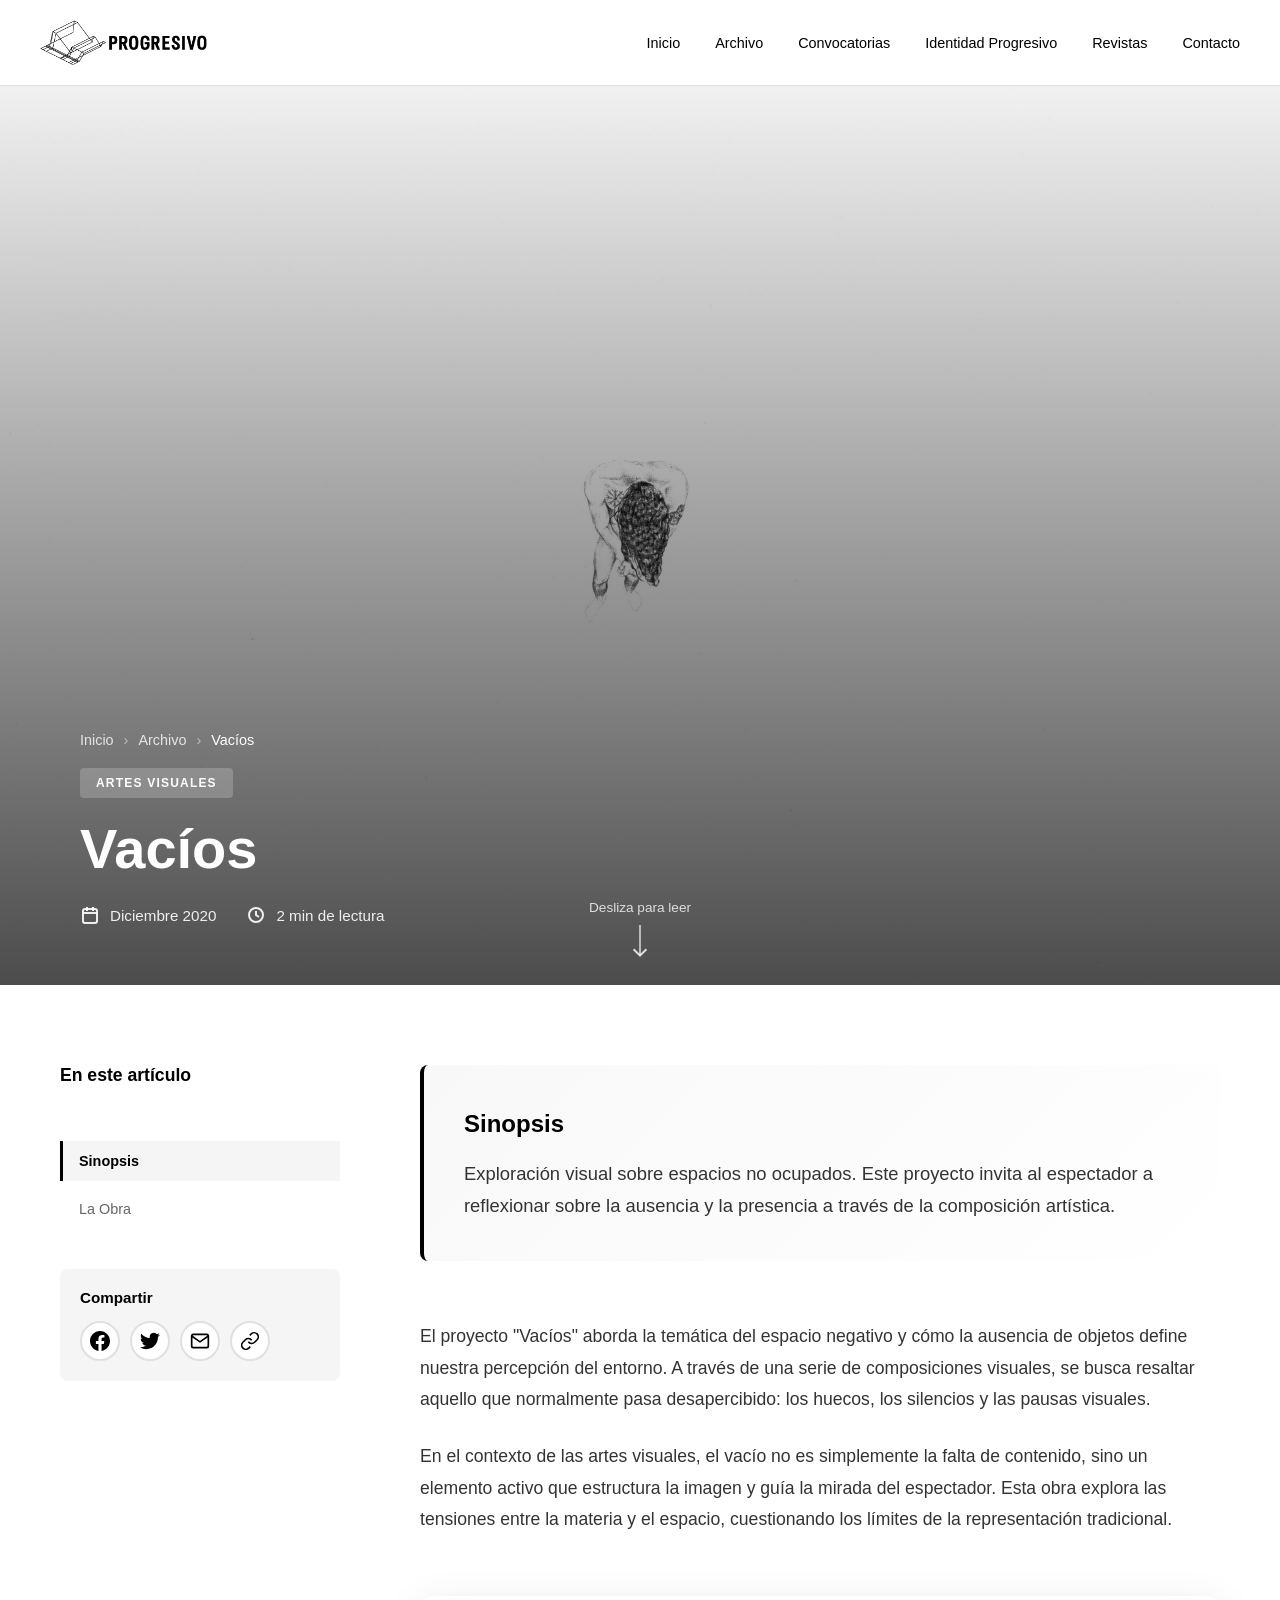
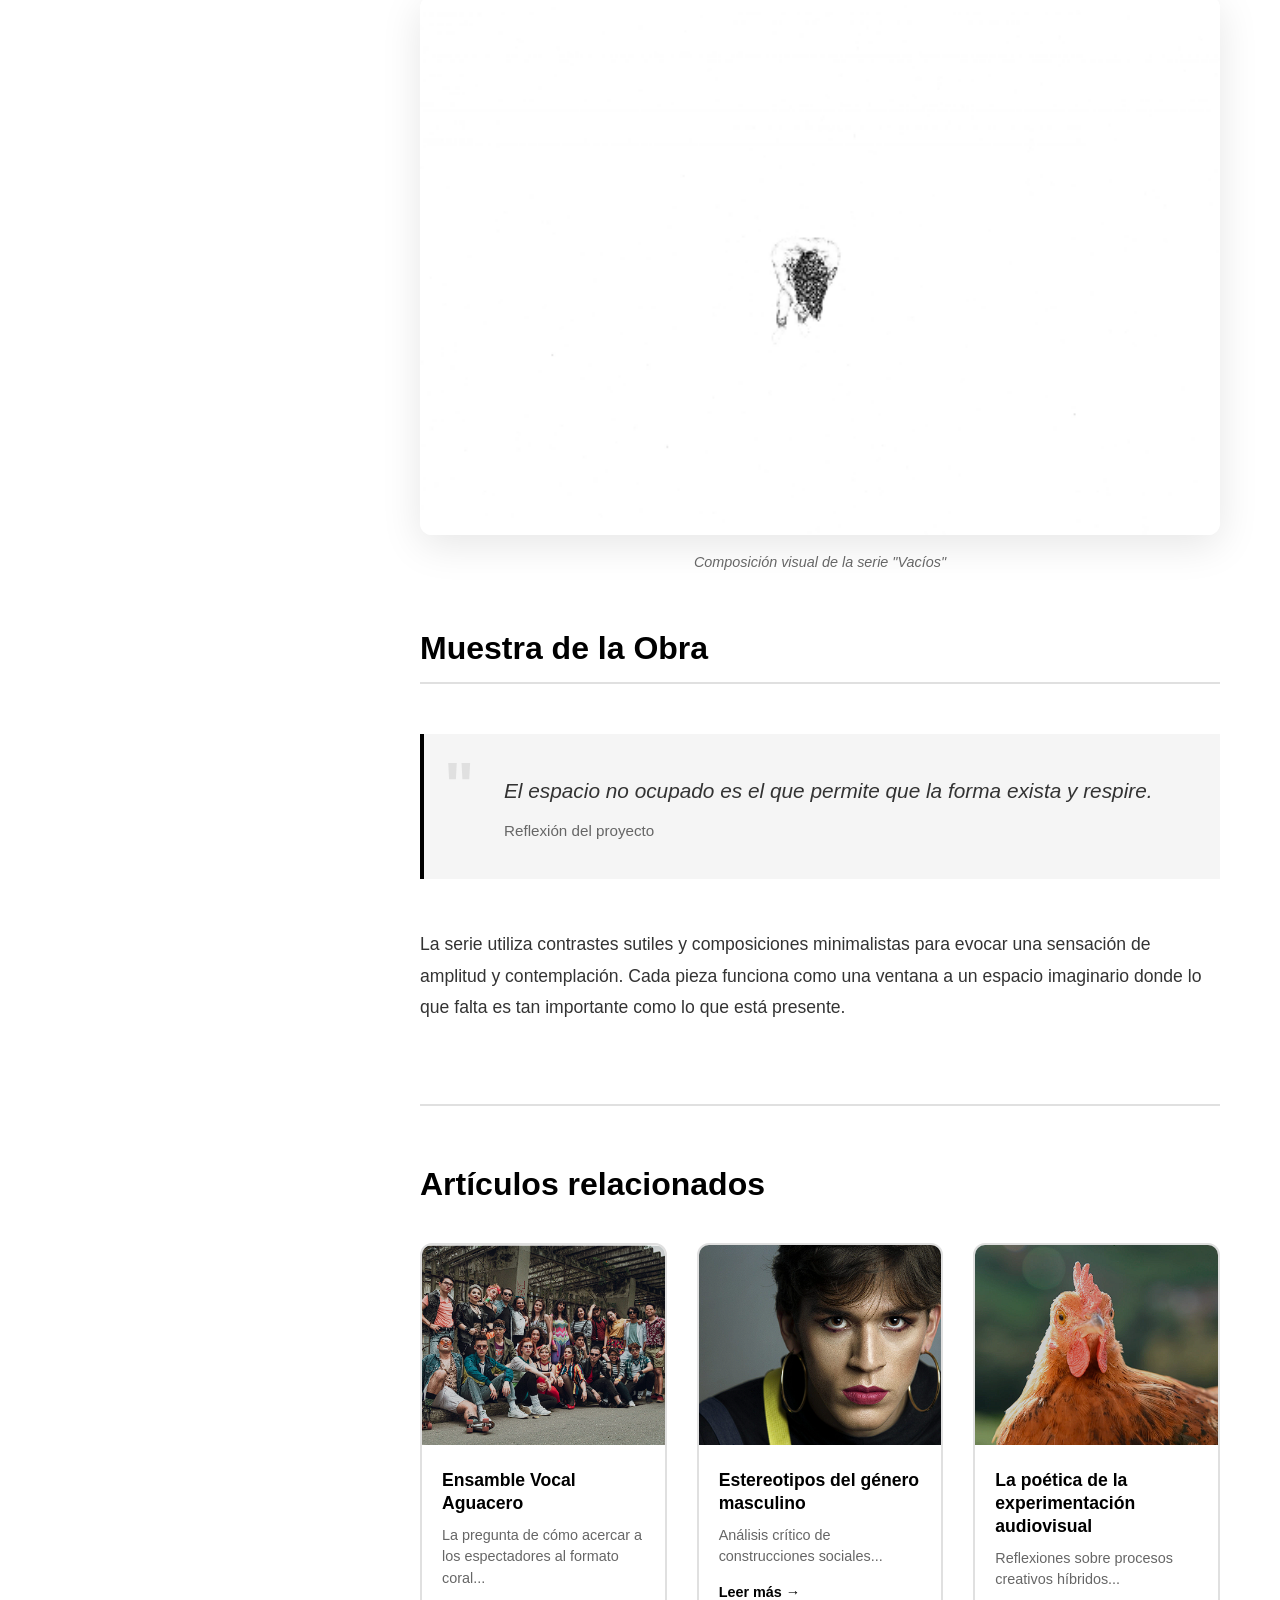
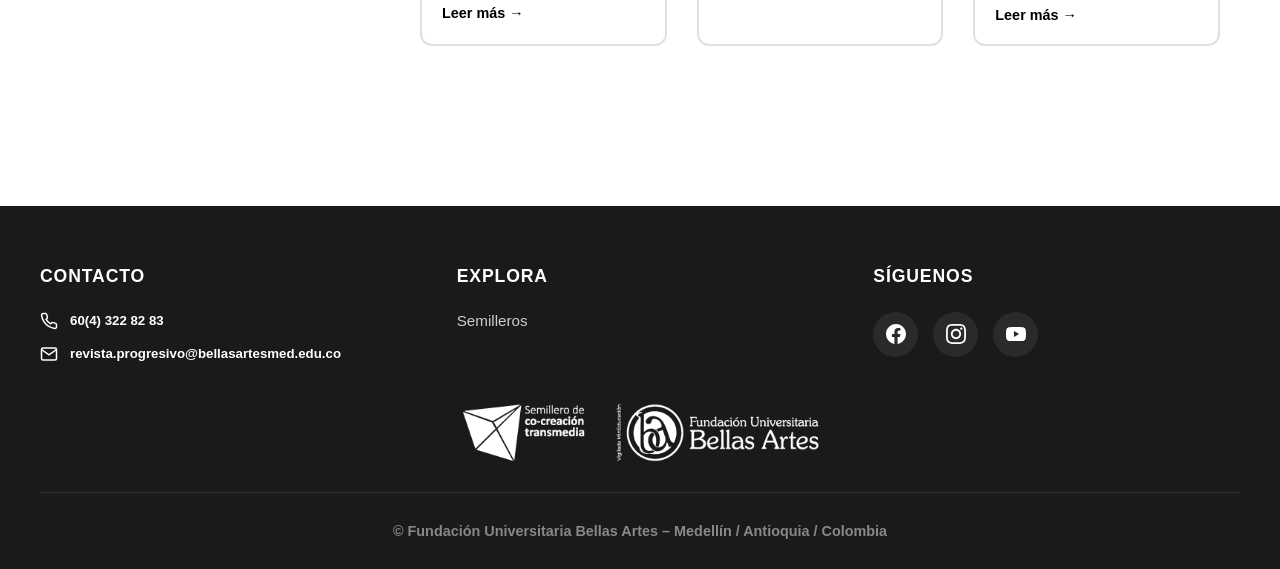
<file: archivo-vacios.html>
<!DOCTYPE html>
<html lang="es">
<head>
    <meta charset="UTF-8">
    <meta name="viewport" content="width=device-width, initial-scale=1.0">
    <title>Vacíos - Revista Progresivo</title>
    <link rel="stylesheet" href="css/style.css">
    <link rel="stylesheet" href="css/archivo.css">
    <link rel="icon" href="img/favicon.png" type="image/png">
</head>
<body>
    <header class="site-header">
       <div class="header-container">
    <div class="logo-area">
        <img src="img/logo-revista-progresivo.png" alt="Logo">
    </div>

    <button class="menu-toggle" aria-label="Abrir menú">
        ☰
    </button>

   <nav class="main-navigation">
                <a href="index.html">Inicio</a>
                <a href="index.html#archivo">Archivo</a>
                <a href="convocatorias.html">Convocatorias</a>
                <a href="identidad.html">Identidad Progresivo</a>
                <a href="index.html#revistas">Revistas</a>
                <a href="#contacto">Contacto</a>
            </nav>
</div>


        
    </header>
<main class="entrada-suave">

    <section class="articulo-hero">
        <div class="articulo-hero-background">
            <img src="img/portada-vacios.jpg" alt="Obra Vacíos">
        </div>
        <div class="articulo-hero-overlay"></div>
        
        <div class="articulo-hero-content">
            <nav class="breadcrumb">
                <a href="index.html">Inicio</a>
                <span class="breadcrumb-separator">›</span>
                <a href="index.html#archivo">Archivo</a>
                <span class="breadcrumb-separator">›</span>
                <span class="breadcrumb-current">Vacíos</span>
            </nav>

            <span class="articulo-categoria">Artes Visuales</span>

            <h1 class="articulo-hero-title">Vacíos</h1>

            <div class="articulo-hero-meta">
                <div class="meta-item">
                    <svg class="meta-icon" width="20" height="20" viewBox="0 0 20 20" fill="none">
                        <rect x="3" y="4" width="14" height="14" rx="2" stroke="currentColor" stroke-width="2"/>
                        <path d="M3 8h14M7 2v4M13 2v4" stroke="currentColor" stroke-width="2"/>
                    </svg>
                    <span>Diciembre 2020</span>
                </div>
                <div class="meta-item">
                    <svg class="meta-icon" width="20" height="20" viewBox="0 0 20 20" fill="none">
                        <circle cx="10" cy="10" r="7" stroke="currentColor" stroke-width="2"/>
                        <path d="M10 6v4l3 2" stroke="currentColor" stroke-width="2"/>
                    </svg>
                    <span>3 min de lectura</span>
                </div>
            </div>
        </div>

        <div class="scroll-indicator">
            <span>Desliza para leer</span>
            <div class="scroll-arrow"></div>
        </div>
    </section>

    <article class="articulo-contenido">
        <div class="contenido-wrapper">
            
            <aside class="articulo-sidebar">
                <div class="sidebar-sticky">
                    <h3 class="sidebar-title">En este artículo</h3>
                    <nav class="articulo-indice">
                        <a href="#introduccion" class="indice-link active">Sinopsis</a>
                        <a href="#obra" class="indice-link">La Obra</a>
                    </nav>

                    <div class="sidebar-compartir">
                        <h4>Compartir</h4>
                        <div class="compartir-botones">
                            <button class="btn-compartir" aria-label="Compartir en Facebook">
                                <svg width="20" height="20" viewBox="0 0 24 24" fill="currentColor">
                                    <path d="M24 12.073c0-6.627-5.373-12-12-12s-12 5.373-12 12c0 5.99 4.388 10.954 10.125 11.854v-8.385H7.078v-3.47h3.047V9.43c0-3.007 1.792-4.669 4.533-4.669 1.312 0 2.686.235 2.686.235v2.953H15.83c-1.491 0-1.956.925-1.956 1.874v2.25h3.328l-.532 3.47h-2.796v8.385C19.612 23.027 24 18.062 24 12.073z"/>
                                </svg>
                            </button>
                            <button class="btn-compartir" aria-label="Compartir en Twitter">
                                <svg width="20" height="20" viewBox="0 0 24 24" fill="currentColor">
                                    <path d="M23.953 4.57a10 10 0 01-2.825.775 4.958 4.958 0 002.163-2.723c-.951.555-2.005.959-3.127 1.184a4.92 4.92 0 00-8.384 4.482C7.69 8.095 4.067 6.13 1.64 3.162a4.822 4.822 0 00-.666 2.475c0 1.71.87 3.213 2.188 4.096a4.904 4.904 0 01-2.228-.616v.06a4.923 4.923 0 003.946 4.827 4.996 4.996 0 01-2.212.085 4.936 4.936 0 004.604 3.417 9.867 9.867 0 01-6.102 2.105c-.39 0-.779-.023-1.17-.067a13.995 13.995 0 007.557 2.209c9.053 0 13.998-7.496 13.998-13.985 0-.21 0-.42-.015-.63A9.935 9.935 0 0024 4.59z"/>
                                </svg>
                            </button>
                            <button class="btn-compartir" aria-label="Compartir por email">
                                <svg width="20" height="20" viewBox="0 0 24 24" fill="none" stroke="currentColor" stroke-width="2">
                                    <path d="M4 4h16c1.1 0 2 .9 2 2v12c0 1.1-.9 2-2 2H4c-1.1 0-2-.9-2-2V6c0-1.1.9-2 2-2z"/>
                                    <polyline points="22,6 12,13 2,6"/>
                                </svg>
                            </button>
                        </div>
                    </div>
                </div>
            </aside>

            <div class="articulo-main">
                
                <section id="introduccion" class="contenido-seccion">
                    <div class="articulo-resumen">
                        <h2 class="resumen-titulo">Sinopsis</h2>
                        <p class="resumen-texto">
                            Exploración visual sobre espacios no ocupados. Este proyecto invita al espectador a reflexionar sobre la ausencia y la presencia a través de la composición artística.
                        </p>
                    </div>
                    
                    <p class="parrafo">
                        El proyecto "Vacíos" aborda la temática del espacio negativo y cómo la ausencia de objetos define nuestra percepción del entorno. A través de una serie de composiciones visuales, se busca resaltar aquello que normalmente pasa desapercibido: los huecos, los silencios y las pausas visuales.
                    </p>

                    <p class="parrafo">
                        En el contexto de las artes visuales, el vacío no es simplemente la falta de contenido, sino un elemento activo que estructura la imagen y guía la mirada del espectador. Esta obra explora las tensiones entre la materia y el espacio, cuestionando los límites de la representación tradicional.
                    </p>
                </section>

                <figure class="articulo-figura">
                    <img src="img/arch2.png" 
                         alt="Detalle de la obra Vacíos">
                    <figcaption>
                        Composición visual de la serie "Vacíos"
                    </figcaption>
                </figure>

                <section id="obra" class="contenido-seccion">
                    <h2 class="seccion-titulo">Muestra de la Obra</h2>
                    
                    <blockquote class="cita-destacada">
                        <p>El espacio no ocupado es el que permite que la forma exista y respire.</p>
                        <cite>Reflexión del proyecto</cite>
                    </blockquote>

                    <p class="parrafo">
                        La serie utiliza contrastes sutiles y composiciones minimalistas para evocar una sensación de amplitud y contemplación. Cada pieza funciona como una ventana a un espacio imaginario donde lo que falta es tan importante como lo que está presente.
                    </p>
                </section>


                <div class="articulos-relacionados">
                    <h3 class="relacionados-titulo">Artículos relacionados</h3>
                    <div class="relacionados-grid">
                        
                        <article class="relacionado-card">
                            <img src="img/arch1.png" alt="Ensamble Vocal Aguacero">
                            <div class="relacionado-content">
                                <h4>Ensamble Vocal Aguacero</h4>
                                <p>La pregunta de cómo acercar a los espectadores al formato coral...</p>
                                <a href="archivo-ensamble.html" class="relacionado-link">Leer más →</a>
                            </div>
                        </article>

                        <article class="relacionado-card">
                            <img src="img/arch3.png" alt="Estereotipos Masculinos">
                            <div class="relacionado-content">
                                <h4>Estereotipos del género masculino</h4>
                                <p>Análisis crítico de construcciones sociales...</p>
                                <a href="archivo-estereotipos.html" class="relacionado-link">Leer más →</a>
                            </div>
                        </article>

                        <article class="relacionado-card">
                            <img src="img/arch4.png" alt="La poética de la experimentación audiovisual">
                            <div class="relacionado-content">
                                <h4>La poética de la experimentación audiovisual</h4>
                                <p>Reflexiones sobre procesos creativos híbridos...</p>
                                <a href="archivo-poetica-experimentacion.html" class="relacionado-link">Leer más →</a>
                            </div>
                        </article>

                    </div>
                </div>

            </div>
        </div>
    </article>

</main>


    <footer class="site-footer" id="contacto">
        <div class="footer-container">
            
            <div class="footer-top">
                
                <div class="footer-column">
                    <h3 class="footer-title">Contacto</h3>
                    <div class="footer-contact">
                        <div class="contact-item">
                            <svg class="contact-icon" xmlns="http://www.w3.org/2000/svg" width="18" height="18" viewBox="0 0 24 24" fill="none" stroke="currentColor" stroke-width="2">
                                <path d="M22 16.92v3a2 2 0 0 1-2.18 2 19.79 19.79 0 0 1-8.63-3.07 19.5 19.5 0 0 1-6-6 19.79 19.79 0 0 1-3.07-8.67A2 2 0 0 1 4.11 2h3a2 2 0 0 1 2 1.72 12.84 12.84 0 0 0 .7 2.81 2 2 0 0 1-.45 2.11L8.09 9.91a16 16 0 0 0 6 6l1.27-1.27a2 2 0 0 1 2.11-.45 12.84 12.84 0 0 0 2.81.7A2 2 0 0 1 22 16.92z"/>
                            </svg>
                            <h5>60(4) 322 82 83</h5>
                        </div>
                        <div class="contact-item">
                            <svg class="contact-icon" xmlns="http://www.w3.org/2000/svg" width="18" height="18" viewBox="0 0 24 24" fill="none" stroke="currentColor" stroke-width="2">
                                <path d="M4 4h16c1.1 0 2 .9 2 2v12c0 1.1-.9 2-2 2H4c-1.1 0-2-.9-2-2V6c0-1.1.9-2 2-2z"/>
                                <polyline points="22,6 12,13 2,6"/>
                            </svg>
                            <h5>revista.progresivo@bellasartesmed.edu.co</h5>
                        </div>
                    </div>
                </div>

                <div class="footer-column">
                    <h3 class="footer-title">Explora</h3>
                    <nav class="footer-nav">
                   <!-- <a href="videos.html" class="footer-link">Videos</a> - LA REVISTA ORIGINAL NO TIENE VIDEOS -->
                   <!-- <a href="eventos.html" class="footer-link">Eventos</a>  LA REVISTA ORIGINAL NO TIENE EVENTOS-->
                        <a href="https://bellasartesmed.edu.co/semilleros-de-investigacion/ " class="footer-link" target="_blank">Semilleros</a>
                    </nav>
                </div>

                <div class="footer-column">
                <h3 class="footer-title">Síguenos</h3>
                <div class="footer-social">
                    <a href="https://web.facebook.com/people/Revista_progresivo/100066919231309/#" target="_blank" rel="noopener noreferrer" class="social-link" aria-label="Facebook">
                        <svg xmlns="http://www.w3.org/2000/svg" width="24" height="24" viewBox="0 0 24 24" fill="currentColor">
                            <path d="M24 12.073c0-6.627-5.373-12-12-12s-12 5.373-12 12c0 5.99 4.388 10.954 10.125 11.854v-8.385H7.078v-3.47h3.047V9.43c0-3.007 1.792-4.669 4.533-4.669 1.312 0 2.686.235 2.686.235v2.953H15.83c-1.491 0-1.956.925-1.956 1.874v2.25h3.328l-.532 3.47h-2.796v8.385C19.612 23.027 24 18.062 24 12.073z"/>
                        </svg>
                    </a>
                    <a href="https://www.instagram.com/revista_progresivo/" target="_blank" rel="noopener noreferrer" class="social-link" aria-label="Instagram">
                        <svg xmlns="http://www.w3.org/2000/svg" width="24" height="24" viewBox="0 0 24 24" fill="currentColor">
                            <path d="M12 2.163c3.204 0 3.584.012 4.85.07 3.252.148 4.771 1.691 4.919 4.919.058 1.265.069 1.645.069 4.849 0 3.205-.012 3.584-.069 4.849-.149 3.225-1.664 4.771-4.919 4.919-1.266.058-1.644.07-4.85.07-3.204 0-3.584-.012-4.849-.07-3.26-.149-4.771-1.699-4.919-4.92-.058-1.265-.07-1.644-.07-4.849 0-3.204.013-3.583.07-4.849.149-3.227 1.664-4.771 4.919-4.919 1.266-.057 1.645-.069 4.849-.069zm0-2.163c-3.259 0-3.667.014-4.947.072-4.358.2-6.78 2.618-6.98 6.98-.059 1.281-.073 1.689-.073 4.948 0 3.259.014 3.668.072 4.948.2 4.358 2.618 6.78 6.98 6.98 1.281.058 1.689.072 4.948.072 3.259 0 3.668-.014 4.948-.072 4.354-.2 6.782-2.618 6.979-6.98.059-1.28.073-1.689.073-4.948 0-3.259-.014-3.667-.072-4.947-.196-4.354-2.617-6.78-6.979-6.98-1.281-.059-1.69-.073-4.949-.073zm0 5.838c-3.403 0-6.162 2.759-6.162 6.162s2.759 6.163 6.162 6.163 6.162-2.759 6.162-6.163c0-3.403-2.759-6.162-6.162-6.162zm0 10.162c-2.209 0-4-1.79-4-4 0-2.209 1.791-4 4-4s4 1.791 4 4c0 2.21-1.791 4-4 4zm6.406-11.845c-.796 0-1.441.645-1.441 1.44s.645 1.44 1.441 1.44c.795 0 1.439-.645 1.439-1.44s-.644-1.44-1.439-1.44z"/>
                        </svg>
                    </a>
                    <a href="https://www.youtube.com/channel/UCscGmMWkis03dq0ZO0oG1tQ" target="_blank" rel="noopener noreferrer" class="social-link" aria-label="YouTube">
                        <svg xmlns="http://www.w3.org/2000/svg" width="24" height="24" viewBox="0 0 24 24" fill="currentColor">
                            <path d="M23.498 6.186a3.016 3.016 0 0 0-2.122-2.136C19.505 3.545 12 3.545 12 3.545s-7.505 0-9.377.505A3.017 3.017 0 0 0 .502 6.186C0 8.07 0 12 0 12s0 3.93.502 5.814a3.016 3.016 0 0 0 2.122 2.136c1.871.505 9.376.505 9.376.505s7.505 0 9.377-.505a3.015 3.015 0 0 0 2.122-2.136C24 15.93 24 12 24 12s0-3.93-.502-5.814zM9.545 15.568V8.432L15.818 12l-6.273 3.568z"/>
                        </svg>
                    </a>
                </div>
            </div>
        </div>

             <img src="img/logo-semillero-cocreacion-bellas-artes.png" alt="Logo FUBA y Semillero Cocreación" class="logo">

            <div class="footer-divider"></div>

            <div class="footer-bottom">
                <h3 class="footer-copyright">
                     &copy; Fundación Universitaria Bellas Artes – Medellín / Antioquia / Colombia
                </h3>
            </div>
        </div>
    </footer>

    <script src="js/archivo.js"></script>
    <script src="js/script.js"></script>
</body>
</html>
</file>
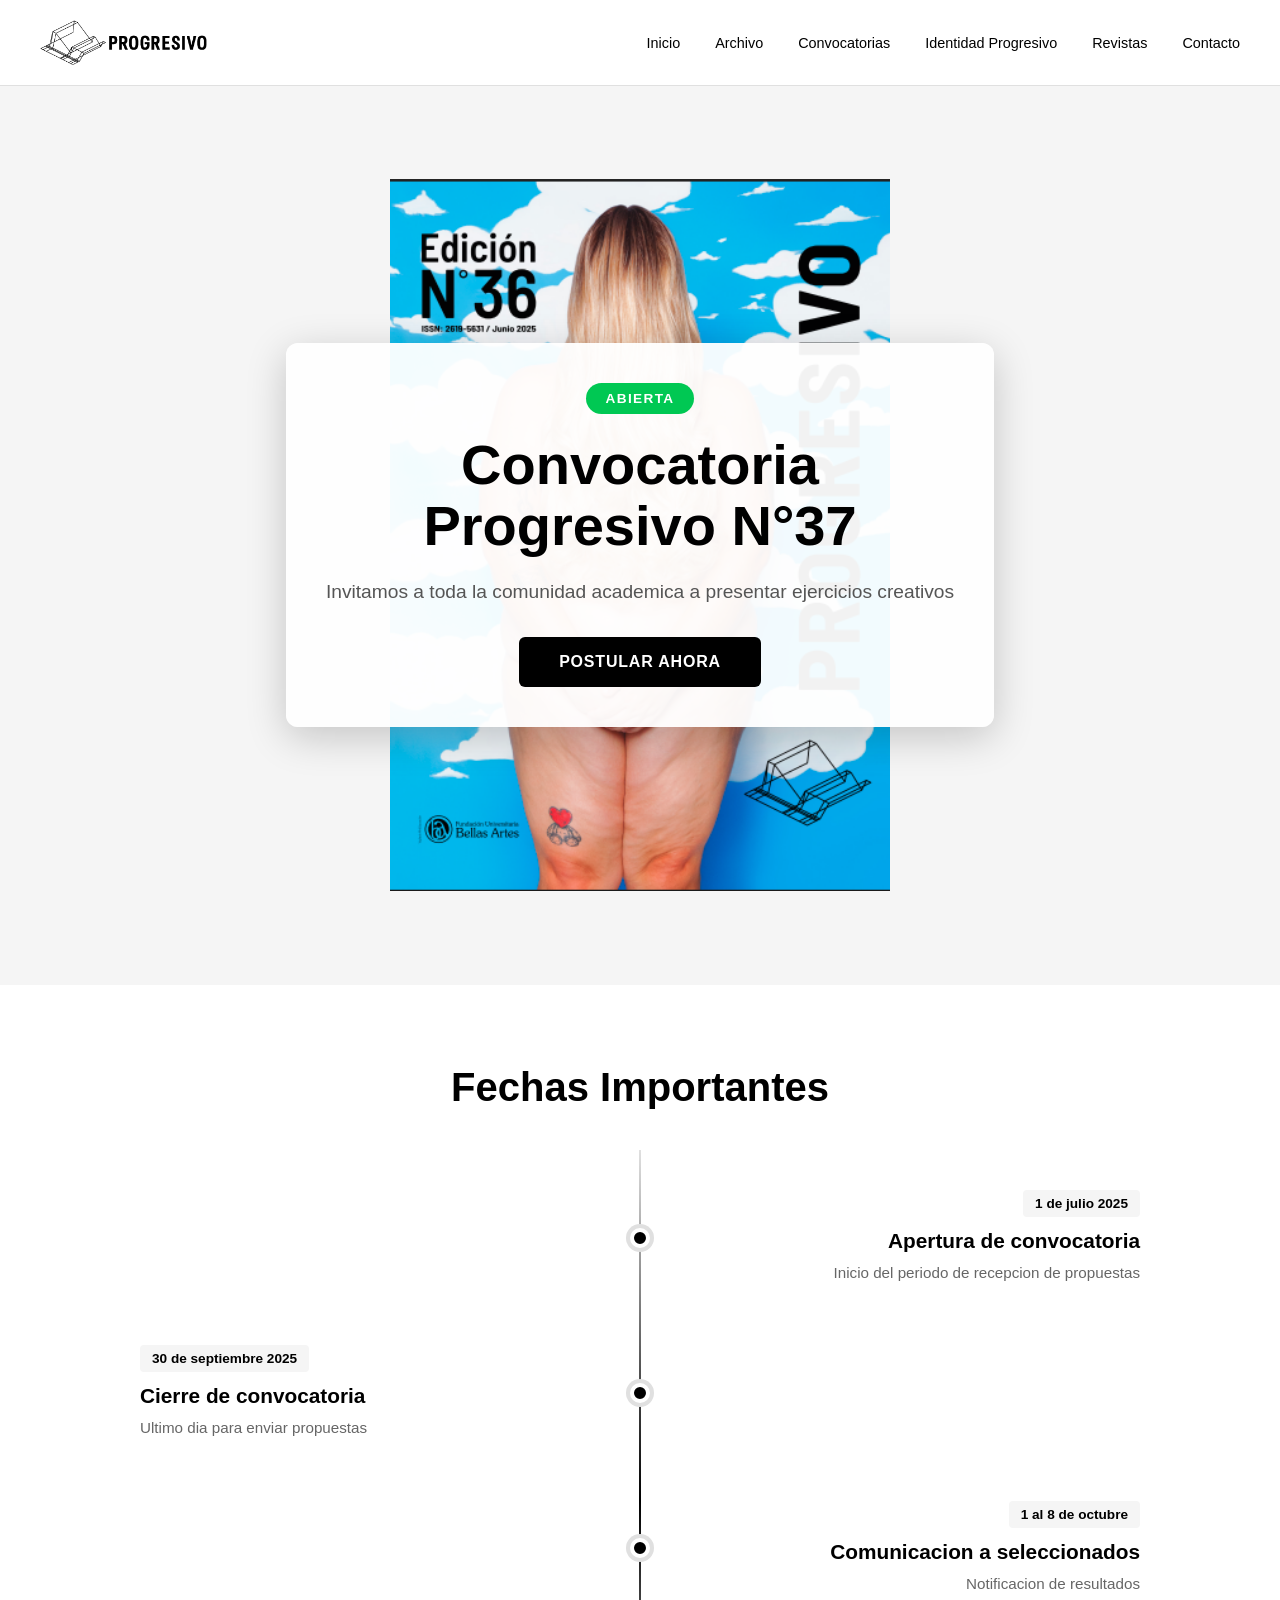
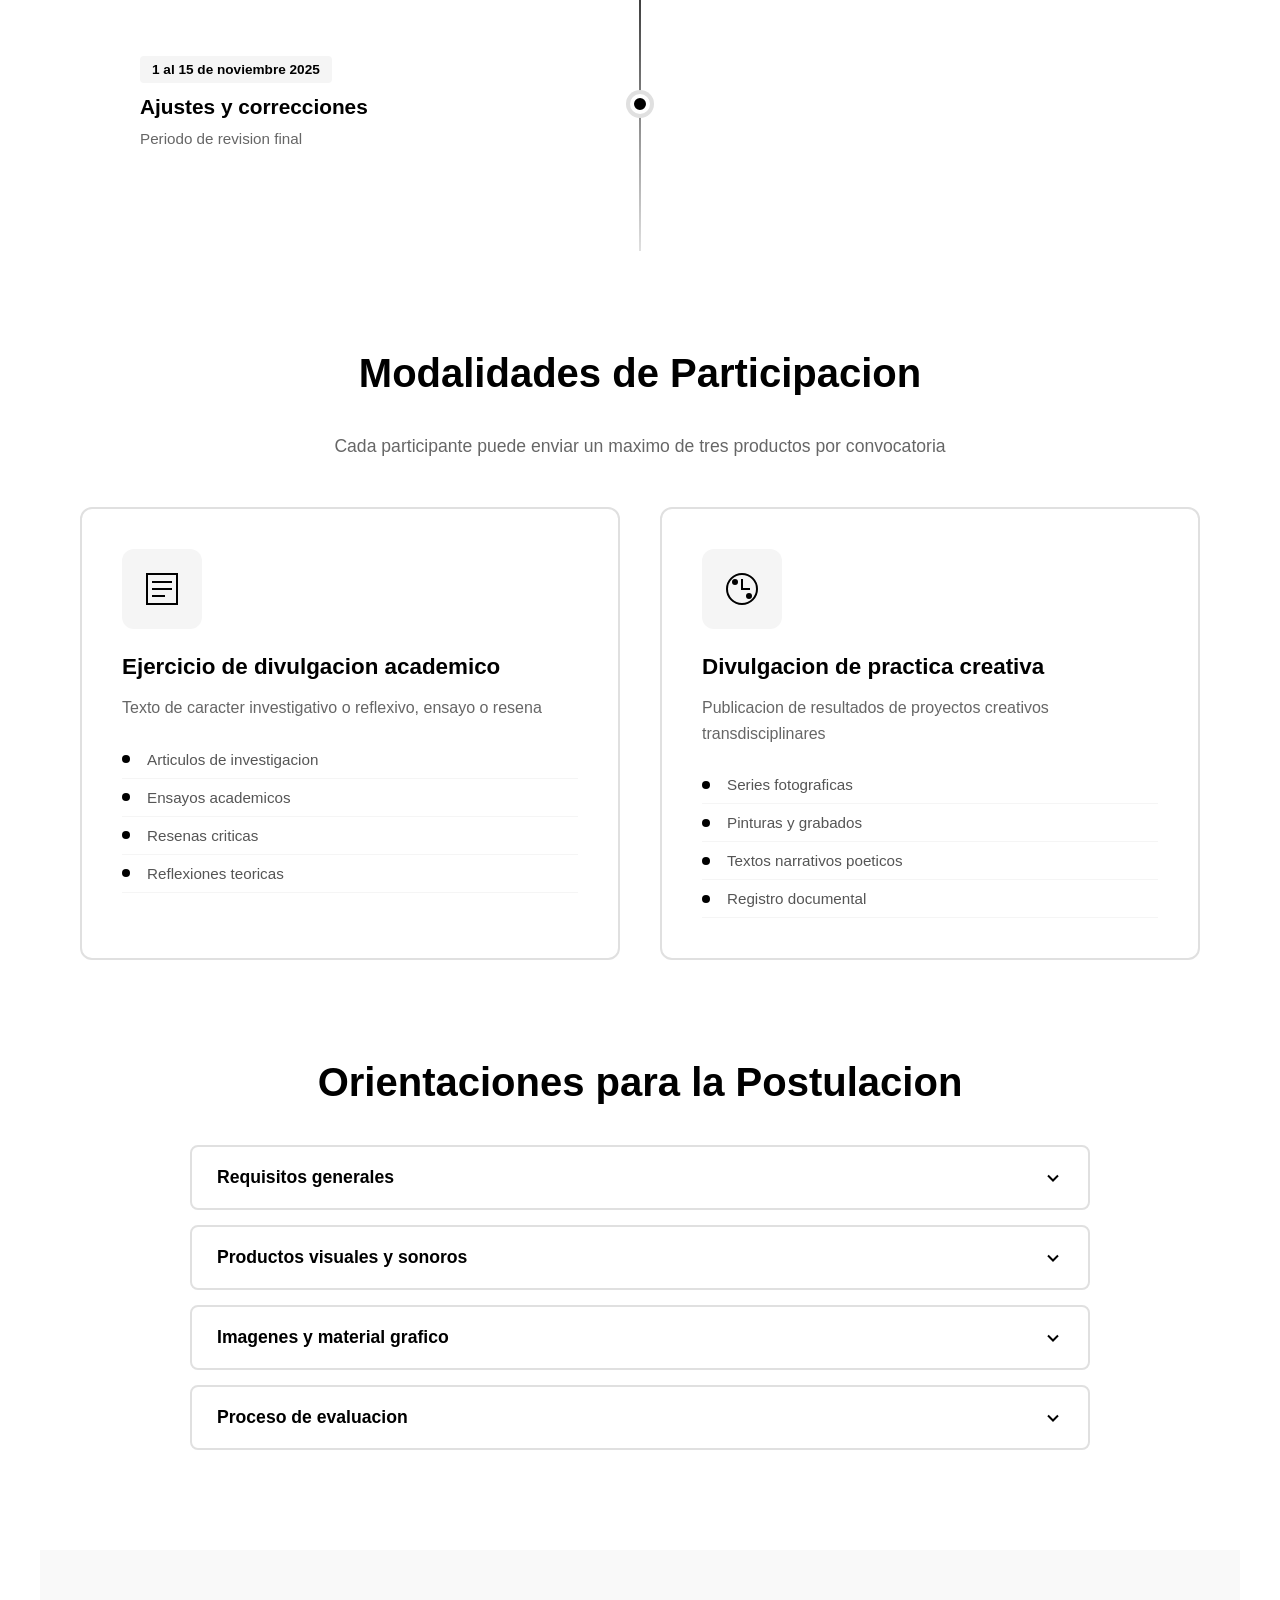
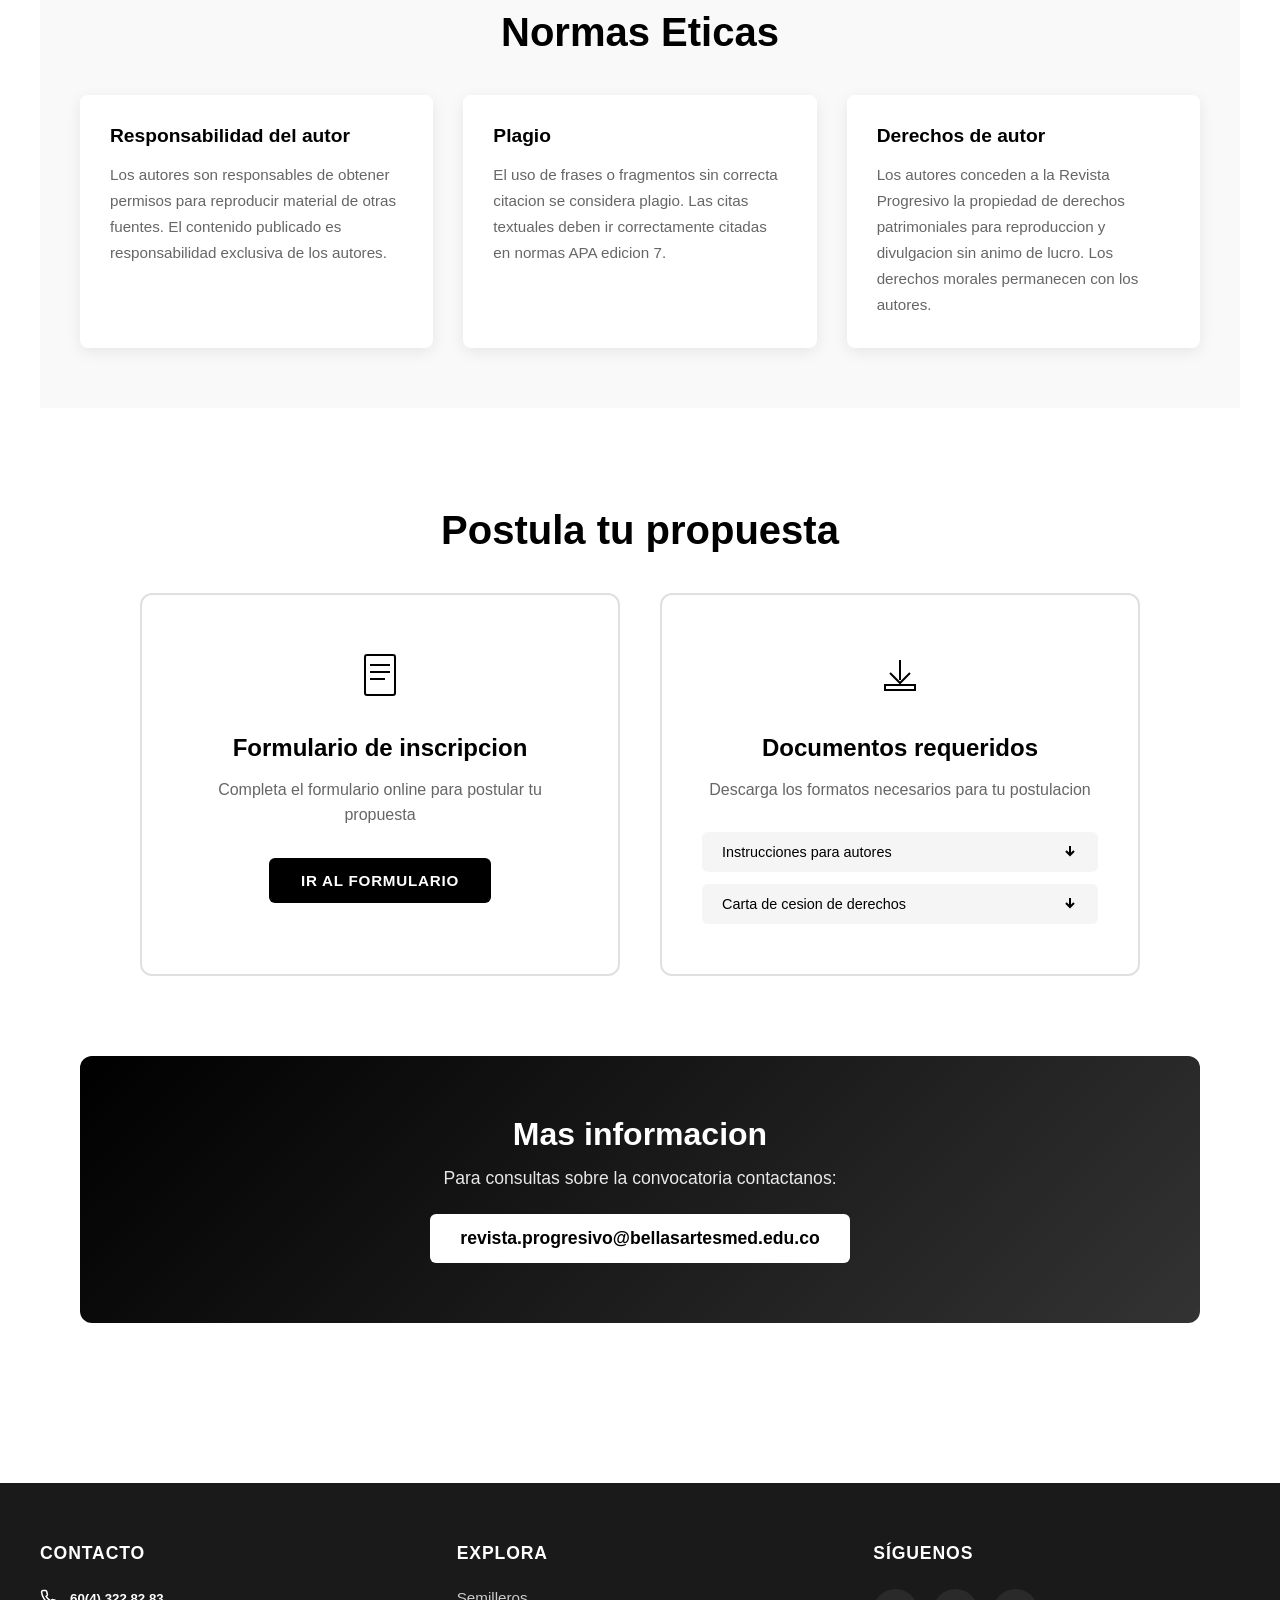
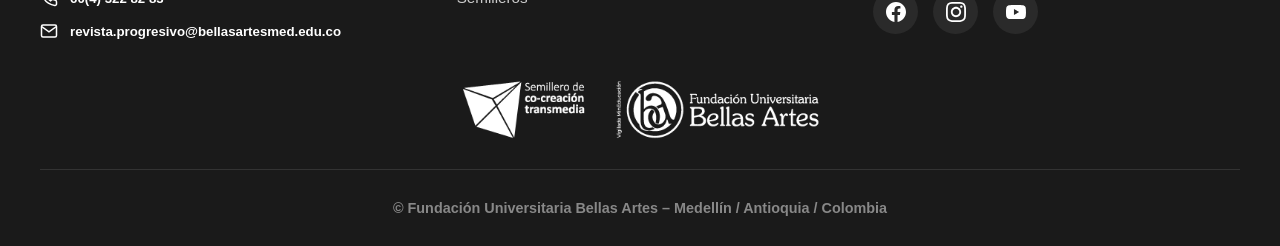
<file: convocatorias.html>
<!DOCTYPE html>
<html lang="es">
<head>
    <meta charset="UTF-8">
    <meta name="viewport" content="width=device-width, initial-scale=1.0">
    <title>Convocatorias - Revista Progresivo</title>
    <!-- Importa los estilos base del proyecto -->
    <link rel="stylesheet" href="css/style.css">
    <!-- Importa los estilos especificos de convocatorias -->
    <link rel="stylesheet" href="css/convocatorias.css">
    <link rel="icon" href="img/favicon.png" type="image/png">
</head>
<body>
    <!-- HEADER: Barra de navegacion superior fija, igual que index.html -->
    <header class="site-header">
          <div class="header-container">
    <div class="logo-area">
        <img src="img/logo-revista-progresivo.png" alt="Logo">
    </div>

    <button class="menu-toggle" aria-label="Abrir menú">
        ☰
    </button>

   <nav class="main-navigation">
                <a href="index.html">Inicio</a>
                <a href="index.html#archivo">Archivo</a>
                <a href="convocatorias.html">Convocatorias</a>
                <a href="identidad.html">Identidad Progresivo</a>
                <a href="index.html#revistas">Revistas</a>
                <a href="#contacto">Contacto</a>
            </nav>
</div>

    </header>

 <main class="entrada-suave"> 
    
    <!-- HERO: Banner principal con imagen vertical de portada -->
    <section class="convocatoria-hero">
        <!-- Contenedor de imagen vertical centrada -->
        <div class="hero-imagen-container">
            <img src="img/36.png" alt="Convocatoria Progresivo 37" class="hero-imagen-vertical">
        </div>
        
        <!-- Contenido superpuesto con informacion destacada -->
        <div class="hero-overlay-content">
            <!-- Badge que indica que la convocatoria esta abierta -->
            <div class="badge-convocatoria">Abierta</div>
            <!-- Titulo principal de la convocatoria -->
            <h1 class="hero-titulo-convocatoria">Convocatoria<br>Progresivo N°37</h1>
            <!-- Descripcion breve -->
            <p class="hero-descripcion">Invitamos a toda la comunidad academica a presentar ejercicios creativos</p>
            <!-- Boton de accion principal que lleva al formulario -->
            <a href="#formulario-inscripcion" class="btn-postular">Postular ahora</a>
        </div>
    </section>

    <!-- CONTENIDO PRINCIPAL: Toda la informacion de la convocatoria -->
    <section class="convocatoria-content">
        <div class="content-wrapper">
            
            <!-- TIMELINE: Fechas importantes de la convocatoria -->
            <div class="fechas-importantes">
                <h2 class="section-title">Fechas Importantes</h2>
                <div class="timeline">
                    <!-- Fecha 1: Apertura de convocatoria -->
                    <div class="timeline-item">
                        <div class="timeline-punto"></div>
                        <div class="timeline-content">
                            <span class="timeline-fecha">1 de julio 2025</span>
                            <h3 class="timeline-titulo">Apertura de convocatoria</h3>
                            <p class="timeline-descripcion">Inicio del periodo de recepcion de propuestas</p>
                        </div>
                    </div>
                    
                    <!-- Fecha 2: Cierre de convocatoria -->
                    <div class="timeline-item">
                        <div class="timeline-punto"></div>
                        <div class="timeline-content">
                            <span class="timeline-fecha">30 de septiembre 2025</span>
                            <h3 class="timeline-titulo">Cierre de convocatoria</h3>
                            <p class="timeline-descripcion">Ultimo dia para enviar propuestas</p>
                        </div>
                    </div>
                    
                    <!-- Fecha 3: Comunicacion de resultados -->
                    <div class="timeline-item">
                        <div class="timeline-punto"></div>
                        <div class="timeline-content">
                            <span class="timeline-fecha">1 al 8 de octubre</span>
                            <h3 class="timeline-titulo">Comunicacion a seleccionados</h3>
                            <p class="timeline-descripcion">Notificacion de resultados</p>
                        </div>
                    </div>
                    
                    <!-- Fecha 4: Periodo de ajustes -->
                    <div class="timeline-item">
                        <div class="timeline-punto"></div>
                        <div class="timeline-content">
                            <span class="timeline-fecha">1 al 15 de noviembre 2025</span>
                            <h3 class="timeline-titulo">Ajustes y correcciones</h3>
                            <p class="timeline-descripcion">Periodo de revision final</p>
                        </div>
                    </div>
                </div>
            </div>

            <!-- MODALIDADES: Dos formas de participar -->
            <div class="modalidades-section">
                <h2 class="section-title">Modalidades de Participacion</h2>
                <p class="section-intro">Cada participante puede enviar un maximo de tres productos por convocatoria</p>
                
                <div class="modalidades-grid">
                    <!-- Modalidad 1: Articulos academicos -->
                    <div class="modalidad-card">
                        <!-- Icono SVG decorativo -->
                        <div class="modalidad-icono">
                            <svg width="50" height="50" viewBox="0 0 50 50" fill="none">
                                <rect x="10" y="10" width="30" height="30" stroke="currentColor" stroke-width="2"/>
                                <line x1="15" y1="18" x2="35" y2="18" stroke="currentColor" stroke-width="2"/>
                                <line x1="15" y1="25" x2="35" y2="25" stroke="currentColor" stroke-width="2"/>
                                <line x1="15" y1="32" x2="28" y2="32" stroke="currentColor" stroke-width="2"/>
                            </svg>
                        </div>
                        <h3 class="modalidad-titulo">Ejercicio de divulgacion academico</h3>
                        <p class="modalidad-descripcion">Texto de caracter investigativo o reflexivo, ensayo o resena</p>
                        <!-- Lista de ejemplos -->
                        <ul class="modalidad-lista">
                            <li>Articulos de investigacion</li>
                            <li>Ensayos academicos</li>
                            <li>Resenas criticas</li>
                            <li>Reflexiones teoricas</li>
                        </ul>
                    </div>
                    
                    <!-- Modalidad 2: Dossier creativo -->
                    <div class="modalidad-card">
                        <!-- Icono SVG decorativo -->
                        <div class="modalidad-icono">
                            <svg width="50" height="50" viewBox="0 0 50 50" fill="none">
                                <circle cx="25" cy="25" r="15" stroke="currentColor" stroke-width="2"/>
                                <path d="M25 15 L25 25 L33 25" stroke="currentColor" stroke-width="2"/>
                                <circle cx="18" cy="18" r="3" fill="currentColor"/>
                                <circle cx="32" cy="32" r="3" fill="currentColor"/>
                            </svg>
                        </div>
                        <h3 class="modalidad-titulo">Divulgacion de practica creativa</h3>
                        <p class="modalidad-descripcion">Publicacion de resultados de proyectos creativos transdisciplinares</p>
                        <!-- Lista de ejemplos -->
                        <ul class="modalidad-lista">
                            <li>Series fotograficas</li>
                            <li>Pinturas y grabados</li>
                            <li>Textos narrativos poeticos</li>
                            <li>Registro documental</li>
                        </ul>
                    </div>
                </div>
            </div>

            <!-- REQUISITOS: Acordeon interactivo con orientaciones -->
            <div class="requisitos-section">
                <h2 class="section-title">Orientaciones para la Postulacion</h2>
                
                <div class="accordion-container">
                    <!-- Item acordeon 1: Requisitos generales -->
                    <div class="accordion-item">
                        <!-- Boton que abre/cierra el acordeon -->
                        <button class="accordion-header">
                            <span>Requisitos generales</span>
                            
                            <!-- Icono de flecha que rota al abrir -->
                            <svg class="accordion-icon" width="20" height="20" viewBox="0 0 20 20">
                                <path d="M5 7.5L10 12.5L15 7.5" stroke="currentColor" stroke-width="2" fill="none"/>
                            </svg>
                        </button>
                        <!-- Contenido oculto que se expande -->
                        <div class="accordion-content">
                            <ul>
                                <li>Todas las postulaciones deben ser, en principio, ineditas</li>
                                <li>Se pueden publicar textos resultado de Trabajos de Grado (TFG, TFM o Tesis doctorales) si se hace explicito</li>
                                <li>No debe existir conflicto de interes externo</li>
                                <li>Seguir las recomendaciones de las Instrucciones para los autores</li>
                            </ul>
                        </div>
                    </div>
                    
                    <!-- Item acordeon 2: Productos visuales -->
                    <div class="accordion-item">
                        <button class="accordion-header">
                            <span>Productos visuales y sonoros</span>
                            <svg class="accordion-icon" width="20" height="20" viewBox="0 0 20 20">
                                <path d="M5 7.5L10 12.5L15 7.5" stroke="currentColor" stroke-width="2" fill="none"/>
                            </svg>
                        </button>
                        <div class="accordion-content">
                            <ul>
                                <li>Debe acompanarse con un texto reflexivo del proceso de formacion</li>
                                <li>Anexar archivos de soporte con buena calidad</li>
                                <li>Los archivos deben garantizar legibilidad y posterior diagramacion</li>
                                <li>Propuestas con archivos no legibles seran descartadas</li>
                            </ul>
                        </div>
                    </div>
                    
                    <!-- Item acordeon 3: Imagenes -->
                    <div class="accordion-item">
                        <button class="accordion-header">
                            <span>Imagenes y material grafico</span>
                            <svg class="accordion-icon" width="20" height="20" viewBox="0 0 20 20">
                                <path d="M5 7.5L10 12.5L15 7.5" stroke="currentColor" stroke-width="2" fill="none"/>
                            </svg>
                        </button>
                        <div class="accordion-content">
                            <ul>
                                <li>Enviar imagenes separadas e independientes con buena resolucion</li>
                                <li>Garantizar calidad para impresion</li>
                                <li>Incluir creditos y permisos de reproduccion</li>
                            </ul>
                        </div>
                    </div>
                    
                    <!-- Item acordeon 4: Proceso de evaluacion -->
                    <div class="accordion-item">
                        <button class="accordion-header">
                            <span>Proceso de evaluacion</span>
                            <svg class="accordion-icon" width="20" height="20" viewBox="0 0 20 20">
                                <path d="M5 7.5L10 12.5L15 7.5" stroke="currentColor" stroke-width="2" fill="none"/>
                            </svg>
                        </button>
                        <div class="accordion-content">
                            <ul>
                                <li>Revision por Comite Editorial y Evaluadores designados</li>
                                <li>El comite puede solicitar correcciones o ajustes</li>
                                <li>Decision final tomada por la direccion de la revista</li>
                                <li>La revista se reserva el derecho de retirar contribuciones en cualquier momento</li>
                            </ul>
                        </div>
                    </div>
                </div>
            </div>

            <!-- ETICA: Normas eticas en tarjetas -->
            <div class="etica-section">
                <h2 class="section-title">Normas Eticas</h2>
                <div class="etica-grid">
                    <!-- Tarjeta 1: Responsabilidad -->
                    <div class="etica-card">
                        <h3>Responsabilidad del autor</h3>
                        <p>Los autores son responsables de obtener permisos para reproducir material de otras fuentes. El contenido publicado es responsabilidad exclusiva de los autores.</p>
                    </div>
                    
                    <!-- Tarjeta 2: Plagio -->
                    <div class="etica-card">
                        <h3>Plagio</h3>
                        <p>El uso de frases o fragmentos sin correcta citacion se considera plagio. Las citas textuales deben ir correctamente citadas en normas APA edicion 7.</p>
                    </div>
                    
                    <!-- Tarjeta 3: Derechos de autor -->
                    <div class="etica-card">
                        <h3>Derechos de autor</h3>
                        <p>Los autores conceden a la Revista Progresivo la propiedad de derechos patrimoniales para reproduccion y divulgacion sin animo de lucro. Los derechos morales permanecen con los autores.</p>
                    </div>
                </div>
            </div>

            <!-- INSCRIPCION: Formulario y descargas -->
            <div class="inscripcion-section" id="formulario-inscripcion">
                <h2 class="section-title">Postula tu propuesta</h2>
                
                <div class="inscripcion-grid">
                    <!-- Tarjeta de formulario online -->
                    <div class="inscripcion-card inscripcion-formulario">
                        <!-- Icono SVG de formulario -->
                        <div class="inscripcion-icono">
                            <svg width="60" height="60" viewBox="0 0 60 60" fill="none">
                                <rect x="15" y="10" width="30" height="40" stroke="currentColor" stroke-width="2" rx="2"/>
                                <line x1="20" y1="20" x2="40" y2="20" stroke="currentColor" stroke-width="2"/>
                                <line x1="20" y1="27" x2="40" y2="27" stroke="currentColor" stroke-width="2"/>
                                <line x1="20" y1="34" x2="35" y2="34" stroke="currentColor" stroke-width="2"/>
                            </svg>
                        </div>
                        <h3>Formulario de inscripcion</h3>
                        <p>Completa el formulario online para postular tu propuesta</p>
                        <!-- Boton que lleva al formulario externo -->
                        <a href="https://forms.office.com/pages/responsepage.aspx?id=Lj-dOkPUaEunrlhsXgxN2WEPAfpb_SpIt5iq2bp6Sh1UMkQyWDNOUVJWUExSUlpEOEVYWEZPU1g5WS4u&route=shorturl" target="_blank" class="btn-accion btn-primario">Ir al formulario</a> 
                    </div>
                    
                    <!-- Tarjeta de descargas de documentos -->
                    <div class="inscripcion-card inscripcion-descargas">
                        <!-- Icono SVG de descarga -->
                        <div class="inscripcion-icono">
                            <svg width="60" height="60" viewBox="0 0 60 60" fill="none">
                                <path d="M30 15 L30 35" stroke="currentColor" stroke-width="2"/>
                                <path d="M20 28 L30 38 L40 28" stroke="currentColor" stroke-width="2" fill="none"/>
                                <rect x="15" y="40" width="30" height="5" stroke="currentColor" stroke-width="2"/>
                            </svg>
                        </div>
                        <h3>Documentos requeridos</h3>
                        <p>Descarga los formatos necesarios para tu postulacion</p>
                        <!-- Lista de enlaces de descarga -->
                    <div class="descargas-lista">
    
                    <a href="PdfRequisitosConvocatoria/Instrucciones-para-los-autores-2024.docx" class="btn-descarga" download="Instrucciones-para-los-autores-2024.docx">
                        <span>Instrucciones para autores</span>
                        <svg width="16" height="16" viewBox="0 0 16 16">
                            <path d="M8 2 L8 10" stroke="currentColor" stroke-width="2"/>
                            <path d="M4 7 L8 11 L12 7" stroke="currentColor" stroke-width="2" fill="none"/>
                        </svg>
                    </a                >

                    <a href="PdfRequisitosConvocatoria/Carta-cesion-derechos.pdf" class="btn-descarga" download="Carta-cesion-derechos.pdf">
                        <span>Carta de cesion de derechos</span>
                        <svg width="16" height="16" viewBox="0 0 16 16">
                            <path d="M8 2 L8 10" stroke="currentColor" stroke-width="2"/>
                            <path d="M4 7 L8 11 L12 7" stroke="currentColor" stroke-width="2" fill="none"/>
                        </svg>
                    </a>
                </div>
                    </div>
                </div>
            </div>

            <!-- CONTACTO: Informacion de contacto destacada -->
            <div class="contacto-convocatoria">
                <div class="contacto-content">
                    <h3>Mas informacion</h3>
                    <p>Para consultas sobre la convocatoria contactanos:</p>
                    <!-- Email clickeable -->
                    <a href="mailto:revista.progresivo@bellasartesmed.edu.co" class="contacto-email">
                        revista.progresivo@bellasartesmed.edu.co
                    </a>
                </div>
            </div>

        </div>
    </section>
</main> 
    <!-- FOOTER: Pie de pagina, igual que en index.html -->
    <footer class="site-footer" id="contacto">
        <div class="footer-container">
            
            <!-- Seccion superior con 3 columnas -->
            <div class="footer-top">
                
                <!-- Columna 1: Informacion de contacto -->
                <div class="footer-column">
                    <h3 class="footer-title">Contacto</h3>
                    <div class="footer-contact">
                        <!-- Telefono con icono -->
                        <div class="contact-item">
                            <svg class="contact-icon" xmlns="http://www.w3.org/2000/svg" width="18" height="18" viewBox="0 0 24 24" fill="none" stroke="currentColor" stroke-width="2">
                                <path d="M22 16.92v3a2 2 0 0 1-2.18 2 19.79 19.79 0 0 1-8.63-3.07 19.5 19.5 0 0 1-6-6 19.79 19.79 0 0 1-3.07-8.67A2 2 0 0 1 4.11 2h3a2 2 0 0 1 2 1.72 12.84 12.84 0 0 0 .7 2.81 2 2 0 0 1-.45 2.11L8.09 9.91a16 16 0 0 0 6 6l1.27-1.27a2 2 0 0 1 2.11-.45 12.84 12.84 0 0 0 2.81.7A2 2 0 0 1 22 16.92z"/>
                            </svg>
                           <h5> 60(4) 322 82 83 </h5>
                        </div>
                        <!-- Email con icono -->
                        <div class="contact-item">
                            <svg class="contact-icon" xmlns="http://www.w3.org/2000/svg" width="18" height="18" viewBox="0 0 24 24" fill="none" stroke="currentColor" stroke-width="2">
                                <path d="M4 4h16c1.1 0 2 .9 2 2v12c0 1.1-.9 2-2 2H4c-1.1 0-2-.9-2-2V6c0-1.1.9-2 2-2z"/>
                                <polyline points="22,6 12,13 2,6"/>
                            </svg>
                            <h5>revista.progresivo@bellasartesmed.edu.co </h5>
                        </div>
                    </div>
                </div>

                <!-- Columna 2: Enlaces de navegacion -->
                <div class="footer-column">
                    <h3 class="footer-title">Explora</h3>
                    <nav class="footer-nav">                       
                   <!-- <a href="videos.html" class="footer-link">Videos</a> - LA REVISTA ORIGINAL NO TIENE VIDEOS -->
                   <!-- <a href="eventos.html" class="footer-link">Eventos</a>  LA REVISTA ORIGINAL NO TIENE EVENTOS-->
                       <a href="https://bellasartesmed.edu.co/semilleros-de-investigacion/ " class="footer-link" target="_blank">Semilleros</a>
                    </nav>
                </div>

                <!-- Columna 3: Redes sociales -->
                <div class="footer-column">
                <h3 class="footer-title">Síguenos</h3>
                <div class="footer-social">
                    <a href="https://web.facebook.com/people/Revista_progresivo/100066919231309/#" target="_blank" rel="noopener noreferrer" class="social-link" aria-label="Facebook">
                        <svg xmlns="http://www.w3.org/2000/svg" width="24" height="24" viewBox="0 0 24 24" fill="currentColor">
                            <path d="M24 12.073c0-6.627-5.373-12-12-12s-12 5.373-12 12c0 5.99 4.388 10.954 10.125 11.854v-8.385H7.078v-3.47h3.047V9.43c0-3.007 1.792-4.669 4.533-4.669 1.312 0 2.686.235 2.686.235v2.953H15.83c-1.491 0-1.956.925-1.956 1.874v2.25h3.328l-.532 3.47h-2.796v8.385C19.612 23.027 24 18.062 24 12.073z"/>
                        </svg>
                    </a>
                    <a href="https://www.instagram.com/revista_progresivo/" target="_blank" rel="noopener noreferrer" class="social-link" aria-label="Instagram">
                        <svg xmlns="http://www.w3.org/2000/svg" width="24" height="24" viewBox="0 0 24 24" fill="currentColor">
                            <path d="M12 2.163c3.204 0 3.584.012 4.85.07 3.252.148 4.771 1.691 4.919 4.919.058 1.265.069 1.645.069 4.849 0 3.205-.012 3.584-.069 4.849-.149 3.225-1.664 4.771-4.919 4.919-1.266.058-1.644.07-4.85.07-3.204 0-3.584-.012-4.849-.07-3.26-.149-4.771-1.699-4.919-4.92-.058-1.265-.07-1.644-.07-4.849 0-3.204.013-3.583.07-4.849.149-3.227 1.664-4.771 4.919-4.919 1.266-.057 1.645-.069 4.849-.069zm0-2.163c-3.259 0-3.667.014-4.947.072-4.358.2-6.78 2.618-6.98 6.98-.059 1.281-.073 1.689-.073 4.948 0 3.259.014 3.668.072 4.948.2 4.358 2.618 6.78 6.98 6.98 1.281.058 1.689.072 4.948.072 3.259 0 3.668-.014 4.948-.072 4.354-.2 6.782-2.618 6.979-6.98.059-1.28.073-1.689.073-4.948 0-3.259-.014-3.667-.072-4.947-.196-4.354-2.617-6.78-6.979-6.98-1.281-.059-1.69-.073-4.949-.073zm0 5.838c-3.403 0-6.162 2.759-6.162 6.162s2.759 6.163 6.162 6.163 6.162-2.759 6.162-6.163c0-3.403-2.759-6.162-6.162-6.162zm0 10.162c-2.209 0-4-1.79-4-4 0-2.209 1.791-4 4-4s4 1.791 4 4c0 2.21-1.791 4-4 4zm6.406-11.845c-.796 0-1.441.645-1.441 1.44s.645 1.44 1.441 1.44c.795 0 1.439-.645 1.439-1.44s-.644-1.44-1.439-1.44z"/>
                        </svg>
                    </a>
                    <a href="https://www.youtube.com/channel/UCscGmMWkis03dq0ZO0oG1tQ" target="_blank" rel="noopener noreferrer" class="social-link" aria-label="YouTube">
                        <svg xmlns="http://www.w3.org/2000/svg" width="24" height="24" viewBox="0 0 24 24" fill="currentColor">
                            <path d="M23.498 6.186a3.016 3.016 0 0 0-2.122-2.136C19.505 3.545 12 3.545 12 3.545s-7.505 0-9.377.505A3.017 3.017 0 0 0 .502 6.186C0 8.07 0 12 0 12s0 3.93.502 5.814a3.016 3.016 0 0 0 2.122 2.136c1.871.505 9.376.505 9.376.505s7.505 0 9.377-.505a3.015 3.015 0 0 0 2.122-2.136C24 15.93 24 12 24 12s0-3.93-.502-5.814zM9.545 15.568V8.432L15.818 12l-6.273 3.568z"/>
                        </svg>
                    </a>
                </div>
            </div>
        </div>

 <img src="img/logo-semillero-cocreacion-bellas-artes.png" alt="Logo FUBA y Semillero Cocreación" class="logo">
            <!-- Linea divisoria horizontal -->
            <div class="footer-divider"></div>

            <!-- Seccion inferior con copyright -->
            <div class="footer-bottom">
                <h3 class="footer-copyright">
                     &copy; Fundación Universitaria Bellas Artes – Medellín / Antioquia / Colombia
                </h3>
            </div>
        </div>
    </footer>

    <script src="js/convocatorias.js"></script>
    <script src="js/script.js"></script>
</body>
</html>
</file>
<file: css/style.css>
/* ===== RESET Y CONFIGURACIÓN GENERAL ===== */

/* Elimina márgenes y padding por defecto de todos los elementos */
* {
    margin: 0; /* Elimino cualquier margen por defecto que traen los navegadores */
    padding: 0; /* Elimino el padding por defecto para tener control total del diseño */
    box-sizing: border-box; /* Hago que el width/height incluyan padding y borde, evitando cálculos extra */
}

/* Estilos del cuerpo principal */
body {
    font-family: Arial, sans-serif; /* Defino la fuente del sitio, común y fácil de leer */
    background-color: #ffffff; /* Color de fondo blanco que cubre toda la página */
    color: #000000; /* Establezco que el texto principal será negro */
    min-height: 100vh; /* Garantizo que el body tenga al menos el alto total de la ventana */
}

html {
    scroll-behavior: smooth; /* Activo el desplazamiento suave en toda la página al navegar entre secciones */
    scroll-padding-top: 100px; /* Reservo espacio en el scroll para evitar que el menú fijo tape los títulos */
}


/* ===== BARRA DE NAVEGACIÓN ===== */

/* ==========================================================================
   HEADER: Navegación principal superior
   ========================================================================== */

/* Header fijo en la parte superior */
.site-header {
    position: fixed; /* Mantengo este elemento fijo en la parte superior aun haciendo scroll */
    top: 0; /* Lo ubico en el borde superior */
    left: 0; /* Lo alinio al borde izquierdo para abarcar toda la pantalla */
    width: 100%; /* Hago que el header ocupe todo el ancho disponible */
    background-color: #ffffff; /* Fondo blanco consistente con el diseño general */
    border-bottom: 1px solid #e0e0e0; /* Le agrego una línea inferior para separarlo visualmente del contenido */
    z-index: 1000; /* Me aseguro de que quede por encima de cualquier otro elemento */
    padding: 20px 0; /* Agrego espacio vertical interno para que el contenido respire */
}

/* Contenedor del header: limita ancho y centra */
.header-container {
    max-width: 1400px; /* Limito el ancho máximo para evitar que el contenido se estire demasiado en pantallas grandes */
    margin: 0 auto; /* Centro el contenedor dentro del header */
    padding: 0 40px; /* Agrego espacio lateral para separar el contenido de los bordes */
    display: flex; /* Hago que los elementos se organicen horizontalmente */
    justify-content: space-between; /* Ubico el menú a la izquierda y el logo a la derecha */
    align-items: center; /* Alineo verticalmente los elementos centrados */
    gap: 40px; /* Dejo separación horizontal entre el menú y el logo */
}

/* Navegación principal: lista horizontal a la IZQUIERDA */
.main-navigation {
    display: flex; /* Organizo los enlaces en una fila */
    gap: 35px; /* Dejo espacio uniforme entre cada enlace */
    align-items: center; /* Alineo verticalmente los enlaces */
}

/* Links de navegación */
.main-navigation a {
    font-size: 0.9rem; /* Ajusto el tamaño de la fuente del menú */
    font-weight: 500; /* Aplico un grosor medio al texto para mejor legibilidad */
    color: #000000; /* Color por defecto de los enlaces: negro */
    padding: 8px 0; /* Agrego espacio vertical para aumentar área clickeable */
    position: relative; /* Lo preparo para agregar el subrayado animado con ::after */
    text-decoration: none; /* Quito el subrayado por defecto para usar uno personalizado */
    transition: color 0.3s ease; /* Cambio suave de color al hacer hover */
}

/* Efecto hover: cambia color */
.main-navigation a:hover {
    color: #666666; /* Cambio el color del texto a gris al pasar el cursor */
}

/* Efecto de subrayado animado en hover */
.main-navigation a::after {
    content: ''; /* Creo un pseudo-elemento vacío que funcionará como subrayado */
    position: absolute; /* Permito colocarlo debajo del texto del enlace */
    bottom: 0; /* Lo ubico exactamente al borde inferior del enlace */
    left: 0; /* Inicio la animación desde la izquierda */
    width: 0; /* El subrayado inicia completamente invisible */
    height: 2px; /* Define el grosor del subrayado */
    background-color: #000000; /* Color negro, igual que el texto */
    transition: width 0.3s ease; /* Animación suave al expandirse */
}

/* Expansión del subrayado en hover */
.main-navigation a:hover::after {
    width: 100%; /* El subrayado se expande hasta cubrir todo el texto */
}

/* Área del logo a la DERECHA */
.logo-area {
    display: flex; /* Organizo los logos en línea */
    gap: 15px; /* Espacio entre los elementos que componen el logo */
    align-items: center; /* Centrado vertical */
    height: 45px; /* Defino la altura del contenedor del logo */
}

/* Imágenes del logo */
.logo-area img {
    height: 100%    ; /* La imagen ocupará todo el alto definido en su contenedor */
    width: auto; /* Mantengo proporciones originales */
    transition: transform 0.3s ease; /* Agrego animación suave para hover */
}

/* Efecto hover en logos */
.logo-area img:hover {
    transform: scale(1.05); /* Aumento ligeramente su tamaño para dar feedback visual */
}


/* ========================================================================== 
   RESPONSIVE NAVBAR: Tablets (max-width: 1024px)
   ========================================================================== */
/* Esta sección define reglas que solo se aplican cuando la pantalla
   tiene un ancho máximo de 1024px, es decir, tablets o pantallas medianas. */

@media (max-width: 1024px) { /* Inicio de la media query para <= 1024px */
    
    /* Aquí ajusto el padding lateral del contenedor del header para que
       en pantallas medianas no se vea tan ancho y mantenga proporción. */
    .header-container {
        padding: 0 30px; /* Reduzco el padding izquierdo y derecho a 30px */
    }
    
    /* En pantallas medianas hay menos espacio horizontal, así que reduzco
       la separación entre los enlaces del menú. */
    .main-navigation {
        gap: 25px; /* Cambio el espacio entre ítems del menú a 25px */
    }
    
    /* También reduzco un poco el tamaño de la fuente para que la navegación
       no se vea demasiado grande ni abarque demasiado espacio. */
    .main-navigation a {
        font-size: 0.85rem; /* Disminuyo el tamaño de letra de los enlaces */
    }
    
    /* Como el header total se hace más pequeño, ajusto también la altura del logo
       para mantener su escala visual proporcional. */
    .logo-area {
        height: 40px; /* Bajo la altura máxima del área del logo a 40px */
    }
} /* Fin de la media query para tablets */



/* ========================================================================== 
   RESPONSIVE NAVBAR: Móviles (max-width: 768px)
   ========================================================================== */
/* Esta sección define estilos aplicados cuando la pantalla es de 768px o menos,
   es decir, teléfonos o tablets muy pequeñas. */


/* 1. Regla de oro para imágenes y videos (evita que se desborden) */
img, video, iframe, embed, object {
    max-width: 100%;
    height: auto;
}

/* 2. Botón de menú (Hamburguesa) - Oculto en PC */
.menu-toggle {
    display: none;
    font-size: 1.8rem;
    background: none;
    border: none;
    cursor: pointer;
    color: #000;
    padding: 5px;
}

/* 3. Ajustes para Celulares y Tablets */
@media (max-width: 768px) {
    
    /* Header compacto: Fila horizontal en vez de columna */
    .header-container {
        flex-direction: row; 
        justify-content: space-between;
        align-items: center;
        padding: 0 20px;
        height: 60px; /* Altura fija para no tapar contenido */
    }

    /* Logo a la izquierda y pequeño */
    .logo-area {
        height: 35px;
        order: 0; /* Logo primero */
    }

    /* Botón hamburguesa visible */
    .menu-toggle {
        display: block;
        order: 1; /* Botón a la derecha */
    }

    /* El menú de navegación: OCULTO por defecto */
    .main-navigation {
        position: absolute;
        top: 100%; /* Justo debajo del header blanco */
        left: 0;
        width: 100%;
        background-color: #ffffff;
        flex-direction: column;
        padding: 0;
        border-bottom: 2px solid #000;
        box-shadow: 0 5px 10px rgba(0,0,0,0.1);
        overflow-y: auto;
        max-height: 620vh;
        
        /* Ocultar visualmente */
        display: none; 
    }

    /* Clase que activaremos con JS para mostrar el menú */
    .main-navigation.active {
        display: flex;
    }

    /* Estilo de los enlaces en móvil */
    .main-navigation a {
        display: block;
        text-align: center;
        padding: 5px 0;
        border-bottom: 1px solid #eee;
        width: 100%;
    }
}

/* ========================================================================== 
   RESPONSIVE NAVBAR: Móviles pequeños (max-width: 480px)
   ========================================================================== */
/* Esta sección se activa en teléfonos muy pequeños (menos de 480px de ancho),
   donde todo debe compactarse aún más para asegurar buena legibilidad. */

@media (max-width: 480px) { /* Inicio de la media query para <= 480px */
    
    /* Aumentar un poco el tamaño de la fuente en los enlaces mejora la legibilidad
       en pantallas extremadamente pequeñas. */
    .main-navigation a {
        font-size: 0.9rem; /* Agrando ligeramente la letra */
    }
    
    /* Reduzco aún más la altura del logo y el espacio entre elementos del área
       para que la interfaz no se vea encajada o demasiado alta. */
    .logo-area {
        height: 30px; /* Adelgazo visualmente el logo */
        gap: 10px; /* Reduzco el espacio entre íconos o elementos del logo */
    }
} /* Fin de la media query para móviles pequeños */


/* ========================================================================== 
   HERO: Sección destacada con imagen de fondo
   ========================================================================== */
/* Indico que comienza la sección de estilos dedicada al HERO, la parte superior destacada */

/* Contenedor del hero: posición relativa para elementos absolutos internos */
.hero-section {
    position: relative; /* Coloco el contenedor como referencia para posicionar elementos absolutos dentro */
    min-height: 750px; /* Le doy una altura mínima para que el hero sea visualmente grande */
    display: flex; /* Activo flexbox para manejar la alineación interna */
    align-items: center; /* Centro verticalmente todo el contenido dentro del hero */
    overflow: hidden; /* Oculto cualquier contenido que sobresalga de los límites del hero */
    margin-top: 80px; /* Dejo espacio en la parte superior para evitar que el header fijo lo tape */
    justify-content: flex-start
}

/* Imagen de fondo del hero */
.hero-background {
    position: absolute; /* Ubico este contenedor detrás del contenido principal */
    top: 0; /* Lo pego al top del contenedor padre */
    left: 0; /* Lo pego al lado izquierdo */
    width: 100%; /* Hago que cubra todo el ancho */
    height: 100%; /* Hago que cubra todo el alto */
    z-index: 1; /* Lo dejo por detrás del overlay y del contenido */
}

.hero-background img {
    width: 100%; /* Hago que la imagen ocupe todo el ancho disponible */
    height: 100%; /* Hago que ocupe también todo el alto para cubrir el hero */
    object-fit: cover; /* Hago que se ajuste recortando si es necesario sin deformarse */
}

/* Overlay oscuro sobre la imagen para legibilidad del texto */
.hero-overlay {
    position: absolute; /* Coloco esta capa encima de la imagen */
    top: 0; /* Pegada arriba */
    left: 0; /* Pegada a la izquierda */
    width: 100%; /* Cubre todo el ancho */
    height: 100%; /* Cubre todo el alto */
    background-color: rgba(255, 255, 255, 0.133); /* Capa gris translúcida para mejorar el contraste del texto */
    z-index: 2; /* La coloco entre la imagen y el contenido del hero */
}

/* Contenido del hero: texto e información */
.hero-content {
    position: relative; /* Necesario para manejar bien los niveles de apilamiento */
    z-index: 3; /* Este debe estar por encima del overlay y de la imagen */
    max-width: 1200px; /* Limito el ancho del contenido para que no se estire demasiado */
    margin: 0; /* Centro el contenido horizontalmente */
    padding: 80px 40px; /* Agrego espacio interno alrededor del texto */
    color: #000000; /* Color del texto del hero */
    text-align: left;

}

/* Categoría del artículo hero */
.hero-category {
    display: inline-block; /* Permite aplicar padding y margin correctamente */
    font-size: 0.75rem; /* Hago el texto pequeño */
    text-transform: uppercase; /* Todo en mayúsculas para estilo editorial */
    letter-spacing: 0.1em; /* Espacio entre letras para un look más estilizado */
    padding: 8px 16px; /* Espaciado interior de la etiqueta */
    background-color: rgb(255, 255, 255); /* Fondo blanco para destacarla */
    margin-bottom: 24px; /* Espacio debajo antes del título */
    font-weight: 600; /* Texto en seminegrita */
    color: #000000; /* Color del texto */
}

/* Título principal del hero */
.hero-title {
    font-size: 3.3rem; /* Hago el título grande y llamativo */
    margin-bottom: 24px; /* Espacio debajo del título */
    max-width: 800px; /* Limito el ancho para no ocupar toda la pantalla */
    line-height: 1.1; /* Ajusto el espaciado vertical del texto */
    color: #000000; /* Color del título */
}

/* Descripción del artículo hero */
.hero-description {
    font-size: 1.25rem; /* Tamaño de texto más grande para destacar */
    margin-bottom: 32px; /* Espacio debajo del párrafo */
    max-width: 600px; /* Limito el ancho para legibilidad */
    line-height: 1.5; /* Aumento la separación entre líneas para fácil lectura */
    opacity: 0.95; /* Le doy un toque suave bajando un poco la opacidad */
}

/* Metadata del hero: autor, fecha, tiempo de lectura */
.hero-meta {
    display: flex; /* Organizo los metadatos en fila */
    gap: 16px; /* Espacio entre cada elemento de metadata */
    align-items: center; /* Alineo verticalmente al centro */
    font-size: 0.875rem; /* Tamaño de letra reducido */
    margin-bottom: 32px; /* Espacio bajo la metadata */
    opacity: 0.9; /* Un estilo más suave para no competir con el texto principal */
    flex-wrap: wrap; /* Permito que los elementos suban o bajen si no cabe todo */
}

/* Separador entre elementos de metadata */
.meta-separator {
    opacity: 0.5; /* Le doy semitransparencia para que no atraiga demasiada atención */
}

/* Botón de llamada a acción del hero */
.hero-button {
    display: inline-block; /* Permito aplicar padding correctamente */
    padding: 16px 40px; /* Tamaño grande para hacerlo visible */
    background-color: #ffffff; /* Fondo blanco */
    color: #1a1a1a; /* Texto oscuro para contraste */
    font-size: 0.875rem; /* Tamaño del texto del botón */
    font-weight: 600; /* Seminegrita */
    text-transform: uppercase; /* Todo en mayúscula para impacto visual */
    letter-spacing: 0.05em; /* Espaciado entre letras para estilo */
    transition: transform 0.3s ease; /* Suavizo la animación al hacer hover */
    text-decoration: none; /* Quito el subrayado de los enlaces */
}

.hero-button:hover {
    transform: translateY(-2px); /* Muevo el botón hacia arriba para sensación de elevación */
    opacity: 1; /* Mantengo el color sólido en hover */
}

/* ========================================================================== 
   RESPONSIVE HERO: Tablets (max-width: 1024px)
   ========================================================================== */
@media (max-width: 1024px) {
    .hero-section {
        min-height: 500px; /* Reduzco un poco la altura del hero en pantallas medianas */
    }
    
    .hero-title {
        font-size: 2.5rem; /* Disminuyo el tamaño del título */
        max-width: 100%; /* Dejo que el título pueda ocupar más espacio horizontal */
    }
}

/* ========================================================================== 
   RESPONSIVE HERO: Móviles (max-width: 768px)
   ========================================================================== */
@media (max-width: 768px) {
    .hero-section {
        min-height: 400px; /* Hago el hero mucho más compacto */
    }
    
    .hero-content {
        padding: 48px 24px; /* Ajusto el padding para pantallas pequeñas */
    }
    
    .hero-title {
        font-size: 1.5rem; /* Hago el título mucho más pequeño */
    }
    
    .hero-description {
        font-size: 1rem; /* Reduzco tamaño del texto */
    }
    
    .hero-meta {
        flex-direction: column; /* La metadata pasa a columna */
        align-items: flex-start; /* Alineo los elementos a la izquierda */
        gap: 8px; /* Espacio pequeño entre elementos */
    }
    
    .meta-separator {
        display: none; /* Quito el separador porque no se necesita en columna */
    }
    
    .hero-button {
        width: 100%; /* El botón ocupa todo el ancho */
        text-align: center; /* Centrado del texto del botón */
    }
}

/* ========================================================================== 
   RESPONSIVE HERO: Móviles pequeños (max-width: 480px)
   ========================================================================== */
@media (max-width: 480px) {
    .hero-title {
        font-size: 1.75rem; /* Ajusto el tamaño del título para pantallas muy pequeñas */
    }
}

/* ===== ANIMACIONES ===== */
/* Esta sección contiene las animaciones utilizadas en el sitio. Cada una define
   un movimiento o transición específica que luego se puede aplicar a cualquier elemento. */


/* Entrada desde la izquierda */
@keyframes fadeInLeft { /* Defino una animación llamada fadeInLeft */
    from {
        opacity: 0; /* El elemento arranca completamente invisible */
        transform: translateX(-30px); /* Lo ubico 30px a la izquierda para que parezca que entra desde afuera */
    }
    to {
        opacity: 1; /* Al terminar, el elemento debe ser totalmente visible */
        transform: translateX(0); /* Regresa a su posición original, sin desplazamiento */
    }
}


/* Entrada desde la derecha */
@keyframes fadeInRight { /* Defino una animación llamada fadeInRight */
    from {
        opacity: 0; /* Inicio con el elemento invisible */
        transform: translateX(30px); /* Lo muevo 30px hacia la derecha para simular entrada desde ese lado */
    }
    to {
        opacity: 1; /* Finaliza visible */
        transform: translateX(0); /* Vuelve a su posición original */
    }
}


/* Aparición simple */
@keyframes fadeIn { /* Animación básica donde el elemento simplemente aparece */
    from {
        opacity: 0; /* Comienza siendo invisible */
    }
    to {
        opacity: 1; /* Termina siendo totalmente visible */
    }
}


/* Movimiento del indicador de scroll */
@keyframes scrollMove { /* Animación creada para objetos que indican desplazamiento hacia abajo */
    0%, 100% { /* Inicio y final del ciclo de animación */
        transform: translateY(0); /* El elemento está en su posición original */
        opacity: 1; /* Totalmente visible */
    }
    50% { /* Punto medio de la animación */
        transform: translateY(15px); /* Bajo 15px al elemento para simular un rebote hacia abajo */
        opacity: 0.5; /* Lo vuelvo semi-transparente para dar más sensación de movimiento */
    }
}


/* * REVISTAS */

/* ===== SECCIÓN DE REVISTAS ===== */
/* Contenedor principal de toda la sección de revistas */
.revistas-section {
    padding: 80px 40px; /* Espaciado interno arriba/abajo y a los lados */
    background-color: #ffffff; /* Fondo blanco */
    min-height: 100vh; /* Asegura que la sección tenga al menos la altura completa de la pantalla */
}


/* ===== HEADER DE LA SECCIÓN ===== */
/* Contiene el título y subtítulo de la sección */
.revistas-header {
    text-align: center; /* Centra el contenido horizontalmente */
    margin-bottom: 50px; /* Espacio inferior para separar del contenido */
}


/* Título principal de la sección */
.revistas-title {
    font-size: 3rem; /* Tamaño grande para resaltar */
    font-weight: bold; /* Texto en negrita */
    color: #000; /* Texto negro */
    margin-bottom: 15px; /* Espacio debajo del título */
}

/* Subtítulo debajo del título principal */
.revistas-subtitle {
    font-size: 1.2rem; /* Tamaño intermedio */
    color: #666; /* Color gris medio */
}


/* ===== FILTROS ===== */
/* Contenedor que agrupa todos los filtros (selects y botón) */
.filtros-container {
    display: flex; /* Activa flexbox horizontal */
    justify-content: center; /* Centra todos los filtros */
    gap: 20px; /* Espacio entre filtros */
    flex-wrap: wrap; /* Permite que bajen de línea en pantallas pequeñas */
    margin-bottom: 50px; /* Espacio inferior */
    padding: 20px; /* Espaciado interno */
    background-color: #fff; /* Fondo blanco */
    border-radius: 10px; /* Bordes redondeados */
    box-shadow: 0 2px 10px rgba(0, 0, 0, 0.05); /* Sombra suave */
}

/* Contenedor de cada filtro individual */
.filtro-grupo {
    display: flex; /* Activa flexbox */
    flex-direction: column; /* Coloca el label encima del select */
    gap: 8px; /* Espacio entre label y select */
}

/* Texto que etiqueta cada filtro */
.filtro-grupo label {
    font-size: 0.9rem; /* Tamaño pequeño */
    font-weight: bold; /* Texto en negrita */
    color: #333; /* Color gris oscuro */
}

/* Select de cada filtro */
.filtro-select {
    padding: 10px 15px; /* Espacio interno */
    border: 2px solid #e0e0e0; /* Borde gris claro */
    border-radius: 8px; /* Bordes redondeados */
    font-size: 0.9rem; /* Tamaño del texto */
    background-color: #fff; /* Fondo blanco */
    color: #333; /* Texto gris oscuro */
    transition: all 0.3s ease; /* Transición suave en hover y focus */
    min-width: 150px; /* Ancho mínimo del select */
}

/* Efecto hover para el select */
.filtro-select:hover {
    border-color: #000; /* Cambia el borde a negro */
}

/* Estilo cuando el select está en focus */
.filtro-select:focus {
    outline: none; /* Quita el borde azul del navegador */
    border-color: #000; /* Borde negro */
    box-shadow: 0 0 0 3px rgba(0, 0, 0, 0.1); /* Sombra alrededor del select */
}

/* Botón para resetear los filtros */
.btn-reset-filtros {
    padding: 10px 20px; /* Espacio interno */
    background-color: #000; /* Fondo negro */
    color: #fff; /* Texto blanco */
    border: none; /* Sin borde */
    border-radius: 8px; /* Bordes redondeados */
    font-size: 0.9rem; /* Tamaño del texto */
    font-weight: bold; /* Negrita */
    transition: all 0.3s ease; /* Transición suave */
    align-self: flex-end; /* Se posiciona al final del contenedor */
}

/* Hover del botón reset */
.btn-reset-filtros:hover {
    background-color: #333; /* Se vuelve gris oscuro */
    transform: translateY(-2px); /* Se eleva ligeramente */
}


/* ===== GRID DE REVISTAS ===== */
/* Contenedor en forma de cuadrícula para todas las tarjetas */
.revistas-grid {
    display: grid; /* Activa CSS Grid */
    grid-template-columns: repeat(auto-fill, minmax(300px, 1fr)); /* Columnas adaptativas */
    gap: 30px; /* Espacio entre las tarjetas */
    max-width: 1400px; /* Limita el ancho total */
    margin: 0 auto; /* Centra el grid */
}


/* ===== TARJETA DE REVISTA ===== */
/* Contenedor principal de cada tarjeta de revista */
.revista-card {
    width: 310px; /* Ancho fijo */
    height: 640px; /* Alto fijo */
    background-color: #fff; /* Fondo blanco */
    border-radius: 10px; /* Bordes redondeados */
    overflow: hidden; /* Oculta exceso de contenido */
    box-shadow: 0 4px 15px rgba(0, 0, 0, 0.1); /* Sombra suave */
    transition: all 0.3s ease; /* Animación suave en hover */
    display: flex; /* Activa flexbox */
    flex-direction: column; /* Contenido ordenado en columna */
}

/* Efecto hover sobre la tarjeta */
.revista-card:hover {
    transform: translateY(-10px); /* La tarjeta se eleva */
    box-shadow: 0 8px 25px rgba(0, 0, 0, 0.15); /* Sombra más marcada */
}


/* ===== PORTADA DE LA REVISTA ===== */
/* Contenedor de la imagen de portada */
.revista-portada {
    position: relative; /* Permite colocar un overlay encima */
    width: 100%; /* Ocupa todo el ancho */
    height: 100%; /* Ocupa toda la altura asignada */
    overflow: hidden; /* Oculta lo que sobresalga */
}

/* Imagen de la revista */
.revista-portada img {
    width: 100%; /* Ancho completo */
    height: 100%; /* Alto completo */
    object-fit: cover; /* Ajuste sin deformación */
    transition: transform 0.3s ease; /* Animación suave */
}

/* Efecto hover sobre la imagen */
.revista-card:hover .revista-portada img {
    transform: scale(1.01); /* La imagen se expande ligeramente */
}

/* Overlay oscuro encima de la portada */
.revista-overlay {
    position: absolute; /* Se coloca encima de la imagen */
    top: 0;
    left: 0;
    width: 100%; /* Ocupa todo el ancho */
    height: 100%; /* Ocupa todo el alto */
    background: linear-gradient(to bottom, transparent 60%, rgba(0,0,0,0.7)); /* Degradado desde transparente a oscuro */
    display: flex; /* Activa flexbox */
    align-items: flex-end; /* Coloca el contenido al final */
    padding: 20px; /* Espacio interno */
    opacity: 0; /* Comienza invisible */
    transition: opacity 0.3s ease; /* Transición suave */
}

/* Hace visible el overlay cuando se hace hover sobre la tarjeta */
.revista-card:hover .revista-overlay {
    opacity: 1; /* Overlay visible */
}

/* Texto del número de edición */
.revista-numero {
    color: #fff; /* Texto blanco */
    font-size: 1.0rem; /* Tamaño del número */
    font-weight: bold; /* Negrita */
}


/* ===== CONTENIDO DE LA TARJETA ===== */

.revista-content {
    padding: 20px; /* Espaciado interno */
    display: flex; /* Flexbox */
    flex-direction: column; /* Columna vertical */
    gap: 12px; /* Espacio entre elementos */
    flex-grow: 1; /* Ocupa el espacio disponible */
}

/* Título de la revista */
.revista-titulo {
    font-size: 1.3rem; /* Tamaño grande */
    font-weight: bold; /* Negrita */
    color: #000; /* Negro */
    margin: 0; /* Sin márgenes */
}

/* Información (fecha, volumen, tema) */
.revista-info {
    font-size: 0.85rem; /* Tamaño pequeño */
    color: #888; /* Gris medio */
    margin: 0; /* Sin márgenes */
}

/* Resumen editorial */
.revista-resumen {
    font-size: 0.95rem; /* Tamaño mediano-pequeño */
    color: #555; /* Gris oscuro */
    line-height: 1.5; /* Altura de línea */
    margin: 0; /* Sin márgenes */
    flex-grow: 1; /* Ocupa espacio disponible */
}

/* ===== ACCIONES (BOTONES) ===== */

.revista-acciones {
    display: flex; /* Flexbox horizontal */
    gap: 10px; /* Espacio entre botones */
    margin-top: auto; /* Se empuja al final */
}

/* Botón genérico de revista */
.btn-revista {
    flex: 1; /* Ocupa espacio igual */
    padding: 10px; /* Espaciado interno */
    text-align: center; /* Centra el texto */
    text-decoration: none; /* Sin subrayado */
    font-size: 0.85rem; /* Tamaño pequeño */
    font-weight: bold; /* Negrita */
    border-radius: 6px; /* Bordes redondeados */
    transition: all 0.3s ease; /* Transición suave */
}

/* Botón de leer en línea */
.btn-leer {
    background-color: #000; /* Fondo negro */
    color: #fff; /* Texto blanco */
}

/* Hover en botón leer */
.btn-leer:hover {
    background-color: #333; /* Gris oscuro */
    transform: translateY(-2px); /* Se eleva */
}

/* Botón de descargar PDF */
.btn-descargar {
    background-color: #f5f5f5; /* Fondo gris claro */
    color: #000; /* Texto negro */
    border: 2px solid #e0e0e0; /* Borde gris */
}

/* Hover en botón descargar */
.btn-descargar:hover {
    background-color: #000; /* Fondo negro */
    color: #fff; /* Texto blanco */
    border-color: #000; /* Borde negro */
    transform: translateY(-2px); /* Se eleva */
}

/* ===== MENSAJE SIN RESULTADOS ===== */

.no-resultados {
    text-align: center; /* Centra el texto */
    padding: 60px 20px; /* Espaciado */
    color: #666; /* Gris medio */
}

.no-resultados p {
    font-size: 1.2rem; /* Tamaño grande */
    margin-bottom: 20px; /* Espacio debajo */
}

/* ===== RESPONSIVE ===== */

/* Tablets y móviles */
@media (max-width: 768px) {
    .revistas-title {
        font-size: 2rem; /* Reduce el título */
    }
    
    .filtros-container {
        flex-direction: column; /* Apila filtros verticalmente */
        align-items: stretch; /* Estira elementos */
    }
    
    .filtro-select {
        width: 100%; /* Ancho completo */
    }
    
    .revistas-grid {
        grid-template-columns: 1fr; /* Una sola columna */
        gap: 20px; /* Reduce el espacio */
    }
}


/* ==========================================================================
  ARCHIVO
   ========================================================================== */

/* Contenedor principal de la sección */
.articulos-section {
    padding: 80px 40px; /* Espaciado vertical y horizontal */
    background-color: #ffffff; /* Fondo gris muy claro */
    min-height: 100vh; /* Altura mínima de toda la ventana */
}

/* Contenedor interno que limita el ancho */
.articulos-container {
    max-width: 1400px; /* Ancho máximo del contenido */
    margin: 0 auto; /* Centra horizontalmente */
}

/* ==========================================================================
   ENCABEZADO DE LA SECCIÓN
   ========================================================================== */

/* Contenedor del encabezado */
.articulos-header {
    text-align: center; /* Centra el texto */
    margin-bottom: 50px; /* Espacio debajo */
}

/* Título principal */
.articulos-title {
    font-size: 3rem; /* Tamaño grande */
    font-weight: bold; /* Negrita */
    color: #000; /* Negro */
    margin-bottom: 15px; /* Espacio debajo */
}

/* Subtítulo descriptivo */
.articulos-subtitle {
    margin-top: 50px;
    margin-bottom: 45px;
    font-size: 1.2rem; /* Tamaño mediano */
    color: #666; /* Gris medio */
}


/* ==========================================================================
   FILTROS AVANZADOS
   ========================================================================== */

/* Botón para mostrar/ocultar filtros avanzados */
.btn-filtros-avanzados {
    width: 100%; /* Ancho completo */
    padding: 12px; /* Espaciado interno */
    background-color: #f5f5f5; /* Fondo gris claro */
    border: 2px solid #ffffff; /* Borde gris */
    border-radius: 8px; /* Bordes redondeados */
    font-size: 0.95rem; /* Tamaño de texto */
    font-weight: 600; /* Semi-negrita */
    cursor: pointer; /* Cursor de mano */
    transition: all 0.3s ease; /* Transición suave */
    margin-bottom: 15px; /* Espacio debajo */
}

/* Hover del botón de filtros avanzados */
.btn-filtros-avanzados:hover {
    background-color: #e8e8e8; /* Gris más oscuro */
    border-color: #ccc; /* Borde más oscuro */
}

/* Panel de filtros avanzados (oculto por defecto) */
.filtros-avanzados {
    display: none; /* Oculto inicialmente */
    padding: 25px; /* Espaciado interno */
    background-color: #fafafa; /* Fondo gris muy claro */
    border-radius: 8px; /* Bordes redondeados */
    border: 1px solid #e0e0e0; /* Borde sutil */
    margin-top: 15px; /* Espacio arriba */
}

/* Cuando el panel está visible */
.filtros-avanzados.activo {
    display: grid; /* Usa CSS Grid */
    grid-template-columns: repeat(auto-fit, minmax(200px, 1fr)); /* Columnas responsivas */
    gap: 20px; /* Espacio entre filtros */
}

/* Grupo individual de filtro (label + input/select) */
.filtro-grupo {
    display: flex; /* Flexbox */
    flex-direction: column; /* Columna vertical */
    gap: 8px; /* Espacio entre label e input */
}

/* Etiqueta (label) del filtro */
.filtro-grupo label {
    font-size: 0.9rem; /* Tamaño pequeño */
    font-weight: 600; /* Semi-negrita */
    color: #333; /* Gris oscuro */
}

/* Input de texto para filtros */
.filtro-input {
    padding: 10px 15px; /* Espaciado interno */
    border: 2px solid #e0e0e0; /* Borde gris claro */
    border-radius: 6px; /* Bordes redondeados */
    font-size: 0.9rem; /* Tamaño de texto */
    transition: all 0.3s ease; /* Transición suave */
}

/* Focus en input de filtro */
.filtro-input:focus {
    outline: none; /* Quita borde por defecto */
    border-color: #000; /* Borde negro */
    box-shadow: 0 0 0 3px rgba(0, 0, 0, 0.1); /* Sombra de enfoque */
}

/* Botón para limpiar filtros */
.btn-limpiar-filtros {
    grid-column: 1 / -1; /* Ocupa todas las columnas del grid */
    padding: 12px; /* Espaciado interno */
    background-color: #fff; /* Fondo blanco */
    color: #000; /* Texto negro */
    border: 2px solid #000; /* Borde negro */
    border-radius: 6px; /* Bordes redondeados */
    font-size: 0.9rem; /* Tamaño de texto */
    font-weight: 600; /* Semi-negrita */
    cursor: pointer; /* Cursor de mano */
    transition: all 0.3s ease; /* Transición suave */
    margin-top: 10px; /* Espacio arriba */
}

/* Hover del botón limpiar */
.btn-limpiar-filtros:hover {
    background-color: #000; /* Fondo negro */
    color: #fff; /* Texto blanco */
    transform: translateY(-2px); /* Se eleva */
}

/* ==========================================================================
   CONTADOR DE RESULTADOS
   ========================================================================== */

/* Información de resultados mostrados */
.resultados-info {
    padding: 15px 20px; /* Espaciado interno */
    background-color: #fff; /* Fondo blanco */
    border-radius: 8px; /* Bordes redondeados */
    margin-bottom: 30px; /* Espacio debajo */
    font-size: 0.95rem; /* Tamaño de texto */
    color: #666; /* Gris medio */
    text-align: center; /* Centra el texto */
}

/* Número de resultados (destacado) */
#contadorResultados {
    font-weight: bold; /* Negrita */
    color: #000; /* Negro */
}

/* ==========================================================================
   GRID DE ARTÍCULOS
   ========================================================================== */

/* Contenedor grid de las tarjetas de artículos */
.articulos-grid {
    display: grid; /* Usa CSS Grid */
    grid-template-columns: repeat(auto-fill, minmax(350px, 1fr)); /* Columnas responsivas */
    gap: 30px; /* Espacio entre tarjetas */
    margin-bottom: 40px; /* Espacio debajo */
}

/* ==========================================================================
   TARJETA DE ARTÍCULO
   ========================================================================== */

/* Tarjeta individual de artículo */
.articulo-card {
    background-color: #fff; /* Fondo blanco */
    border-radius: 12px; /* Bordes redondeados */
    overflow: hidden; /* Oculta contenido desbordado */
    box-shadow: 0 4px 15px rgba(0, 0, 0, 0.08); /* Sombra suave */
    transition: all 0.3s ease; /* Transición suave */
    display: flex; /* Flexbox */
    flex-direction: column; /* Columna vertical */
}

/* Hover en la tarjeta completa */
.articulo-card:hover {
    transform: translateY(-8px); /* Se eleva */
    box-shadow: 0 8px 25px rgba(0, 0, 0, 0.12); /* Sombra más pronunciada */
}

/* ==========================================================================
   IMAGEN DEL ARTÍCULO
   ========================================================================== */

/* Contenedor de la imagen del artículo */
.articulo-imagen {
    position: relative; /* Para posicionar la etiqueta de categoría */
    width: 100%; /* Ancho completo */
    height: 250px; /* Altura fija */
    overflow: hidden; /* Oculta desbordamiento */
}

/* Imagen del artículo */
.articulo-imagen img {
    width: 100%; /* Ancho completo */
    height: 100%; /* Altura completa */
    object-fit: cover; /* Cubre el espacio sin distorsión */
    transition: transform 0.3s ease; /* Transición suave */
}

/* Hover en la imagen (zoom) */
.articulo-card:hover .articulo-imagen img {
    transform: scale(1.08); /* Agranda la imagen */
}

/* Etiqueta de categoría sobre la imagen */
.articulo-categoria-tag {
    position: absolute; /* Posición absoluta sobre la imagen */
    top: 15px; /* Distancia desde arriba */
    left: 15px; /* Distancia desde la izquierda */
    background-color: #000; /* Fondo negro */
    color: #fff; /* Texto blanco */
    padding: 6px 12px; /* Espaciado interno */
    font-size: 0.75rem; /* Tamaño pequeño */
    font-weight: 600; /* Semi-negrita */
    text-transform: uppercase; /* Mayúsculas */
    letter-spacing: 0.05em; /* Espaciado entre letras */
    border-radius: 4px; /* Bordes redondeados */
}

/* ==========================================================================
   CONTENIDO DE LA TARJETA
   ========================================================================== */

/* Contenedor del contenido textual */
.articulo-contenido {
    padding: 25px; /* Espaciado interno */
    display: flex; /* Flexbox */
    flex-direction: column; /* Columna vertical */
    gap: 12px; /* Espacio entre elementos */
    flex-grow: 1; /* Ocupa espacio disponible */
}

/* Título del artículo */
.articulo-titulo {
    font-size: 1.3rem; /* Tamaño grande */
    font-weight: bold; /* Negrita */
    color: #000; /* Negro */
    line-height: 1.3; /* Altura de línea */
    margin: 0; /* Sin márgenes */
}

/* ==========================================================================
   METADATA DEL ARTÍCULO
   ========================================================================== */

/* Contenedor de metadata (autor, año) */
.articulo-meta {
    display: flex; /* Flexbox horizontal */
    align-items: center; /* Centra verticalmente */
    gap: 8px; /* Espacio entre elementos */
    font-size: 0.85rem; /* Tamaño pequeño */
    color: #888; /* Gris claro */
}

/* Nombre del autor */
.articulo-autor {
    font-weight: 600; /* Semi-negrita */
    color: #555; /* Gris medio-oscuro */
}

/* Separador entre autor y año */
.articulo-separador {
    color: #ccc; /* Gris muy claro */
}

/* Año de publicación */
.articulo-ano {
    font-weight: 500; /* Peso medio */
}

/* ==========================================================================
   RESUMEN Y DOI
   ========================================================================== */

/* Resumen del artículo */
.articulo-resumen {
    font-size: 0.95rem; /* Tamaño mediano-pequeño */
    color: #555; /* Gris oscuro */
    line-height: 1.6; /* Altura de línea */
    margin: 0; /* Sin márgenes */
    flex-grow: 1; /* Ocupa espacio disponible */
}

/* Contenedor del DOI */
.articulo-doi {
    font-size: 0.8rem; /* Tamaño pequeño */
    color: #666; /* Gris medio */
    padding: 10px; /* Espaciado interno */
    background-color: #f8f8f8; /* Fondo gris muy claro */
    border-radius: 6px; /* Bordes redondeados */
    font-family: 'Courier New', monospace; /* Fuente monoespaciada */
}

/* ==========================================================================
   BOTONES DE ACCIÓN
   ========================================================================== */

/* Contenedor de botones */
.articulo-acciones {
    display: flex; /* Flexbox horizontal */
    gap: 10px; /* Espacio entre botones */
    margin-top: 10px; /* Espacio arriba */
}

/* Botón genérico de artículo */
.btn-articulo {
    flex: 1; /* Ocupa espacio igual */
    padding: 12px; /* Espaciado interno */
    text-align: center; /* Centra el texto */
    text-decoration: none; /* Sin subrayado */
    font-size: 0.85rem; /* Tamaño pequeño */
    font-weight: 600; /* Semi-negrita */
    border-radius: 6px; /* Bordes redondeados */
    transition: all 0.3s ease; /* Transición suave */
}

/* Botón de leer artículo */
.btn-articulo.btn-leer {
    background-color: #000; /* Fondo negro */
    color: #fff; /* Texto blanco */
}

/* Hover del botón leer */
.btn-articulo.btn-leer:hover {
    background-color: #333; /* Gris oscuro */
    transform: translateY(-2px); /* Se eleva */
}

/* Botón de descargar PDF */
.btn-articulo.btn-descargar {
    background-color: #f5f5f5; /* Fondo gris claro */
    color: #000; /* Texto negro */
    border: 2px solid #e0e0e0; /* Borde gris */
}

/* Hover del botón descargar */
.btn-articulo.btn-descargar:hover {
    background-color: #000; /* Fondo negro */
    color: #fff; /* Texto blanco */
    border-color: #000; /* Borde negro */
    transform: translateY(-2px); /* Se eleva */
}

/* ==========================================================================
   MENSAJE SIN RESULTADOS
   ========================================================================== */

/* Contenedor del mensaje cuando no hay resultados */
.sin-resultados {
    text-align: center; /* Centra el texto */
    padding: 80px 20px; /* Espaciado amplio */
    background-color: #fff; /* Fondo blanco */
    border-radius: 12px; /* Bordes redondeados */
}

/* Texto del mensaje */
.sin-resultados p {
    font-size: 1.2rem; /* Tamaño grande */
    color: #666; /* Gris medio */
    margin-bottom: 25px; /* Espacio debajo */
}

/* Botón para reintentar búsqueda */
.btn-reintentar {
    padding: 12px 30px; /* Espaciado interno */
    background-color: #000; /* Fondo negro */
    color: #fff; /* Texto blanco */
    border: none; /* Sin borde */
    border-radius: 8px; /* Bordes redondeados */
    font-size: 0.95rem; /* Tamaño de texto */
    font-weight: 600; /* Semi-negrita */
    cursor: pointer; /* Cursor de mano */
    transition: all 0.3s ease; /* Transición suave */
}

/* Hover del botón reintentar */
.btn-reintentar:hover {
    background-color: #333; /* Gris oscuro */
    transform: translateY(-2px); /* Se eleva */
}

/* ==========================================================================
   RESPONSIVE: TABLETS (max-width: 1024px)
   ========================================================================== */

@media (max-width: 1024px) {
    /* Reduce el grid a 2 columnas */
    .articulos-grid {
        grid-template-columns: repeat(2, 1fr);
    }
    
    /* Reduce título */
    .articulos-title {
        font-size: 2.5rem;
    }
}

/* ==========================================================================
   RESPONSIVE: MÓVILES (max-width: 768px)
   ========================================================================== */

/* Media query que aplica estilos cuando la pantalla es de 768px o menos */
@media (max-width: 768px) {

    /* Reduce el padding general de la sección de artículos
       para que no se vea demasiado amplia en pantallas pequeñas */
    .articulos-section {
        padding: 60px 20px;
    }
    
    /* Reduce el tamaño del título principal para que se adapte mejor al móvil */
    .articulos-title {
        font-size: 2rem;
    }
    
    /* Convierte el buscador horizontal en un layout vertical
       para que los elementos no se aprieten */
    .buscador-principal {
        flex-direction: column;
    }
    
    /* El botón de búsqueda pasa a ocupar todo el ancho del contenedor
       mejorando la accesibilidad en móviles */
    .btn-buscar {
        width: 100%;
    }
    
    /* El grid pasa de múltiples columnas a solo una
       para facilitar la lectura en pantallas pequeñas */
    .articulos-grid {
        grid-template-columns: 1fr;
        gap: 20px; /* Reduce espacio entre tarjetas en móvil */
    }
    
    /* Reduce la altura de las imágenes de los artículos
       para evitar que ocupen demasiado espacio vertical */
    .articulo-imagen {
        height: 200px;
    }
}

/* ==========================================================================
   RESPONSIVE: MÓVILES PEQUEÑOS (max-width: 480px)
   ========================================================================== */

/* Media query para teléfonos aún más pequeños (pantallas muy reducidas) */
@media (max-width: 480px) {

    /* Disminuye aún más el tamaño del título para que no desborde */
    .articulos-title {
        font-size: 1.75rem;
    }
    
    /* Reduce el padding del contenedor del buscador
       para aprovechar mejor el espacio limitado */
    .buscador-container {
        padding: 20px;
    }
    
    /* Los botones de cada artículo se apilan verticalmente
       porque el ancho es demasiado pequeño para ponerlos lado a lado */
    .articulo-acciones {
        flex-direction: column;
    }
}

/* ==========================================================================
   FOOTER
   ========================================================================== */

/* Contenedor principal del footer */
.site-footer {
    background-color: #1a1a1a; /* Fondo negro oscuro para contraste */
    color: #ffffff; /* Texto blanco para legibilidad */
    padding: 60px 0 30px; /* Espaciado superior grande, inferior mediano */
    margin-top: 80px; /* Separa visualmente el footer del contenido anterior */
}

/* Contenedor interno centrado */
.footer-container {
    max-width: 1400px; /* Limita el ancho máximo en pantallas grandes */
    margin: 0 auto; /* Centra el contenedor */
    padding: 0 40px; /* Espacio lateral para que el contenido respire */
}

/* Sección superior del footer con varias columnas */
.footer-top {
    display: grid; /* Usa grid para organizar columnas */
    grid-template-columns: repeat(3, 1fr); /* Crea 3 columnas del mismo tamaño */
    gap: 50px; /* Espacio entre columnas */
    margin-bottom: 40px; /* Separación respecto al contenido inferior */
}

/* Columnas individuales dentro del footer */
.footer-column {
    display: flex; /* Permite organizar elementos en columna */
    flex-direction: column; /* Acomoda verticalmente cada item */
    gap: 20px; /* Espaciado vertical entre cada elemento */
}

/* Títulos de cada columna del footer */
.footer-title {
    font-size: 1.1rem; /* Tamaño de texto ligeramente grande */
    font-weight: 700; /* Negrita para destacar */
    color: #ffffff; /* Color blanco */
    margin-bottom: 5px; /* Separación ligera bajo el título */
    text-transform: uppercase; /* Convertir texto en mayúsculas */
    letter-spacing: 0.05em; /* Separación entre letras estilo "footer" clásico */
}

/* ==========================================================================
   CONTACTO
   ========================================================================== */

/* Contenedor de la sección de contacto dentro del footer */
.footer-contact {
    display: flex; /* Organiza los elementos en columna */
    flex-direction: column; /* Acomoda cada item uno debajo de otro */
    gap: 15px; /* Espacio vertical entre elementos */
    color: #ffffff; /* Color de texto blanco */
}

/* Cada item de contacto (icono + texto) */
.contact-item {
    display: flex; /* Alinea icono y texto horizontalmente */
    align-items: center; /* Centra verticalmente ambos elementos */
    gap: 12px; /* Separación entre icono y texto */
}

/* Icono del contacto (correo, teléfono, ubicación, etc.) */
.contact-icon {
    flex-shrink: 0; /* Evita que el icono se reduzca de tamaño */
    color: #ffffff; /* Color blanco */
}

/* Enlaces de contacto (correo, enlaces externos, etc.) */
.contact-item a {
    color: #cccccc; /* Gris claro por defecto */
    text-decoration: none; /* Elimina subrayado del enlace */
    font-size: 0.95rem; /* Tamaño de fuente ligeramente pequeño */
    transition: color 0.3s ease; /* Transición suave para hover */
}

/* Hover sobre enlaces de contacto */
.contact-item a:hover {
    color: #ffffff; /* Se vuelve blanco al pasar el cursor */
}

/* ==========================================================================
   NAVEGACIÓN FOOTER
   ========================================================================== */

/* Contenedor de los enlaces del footer */
.footer-nav {
    display: flex; /* Organiza los enlaces en vertical */
    flex-direction: column; /* Acomoda cada enlace uno debajo del otro */
    gap: 12px; /* Espacio entre cada enlace */
}

/* Estilo base de los enlaces del footer */
.footer-link {
    color: #cccccc; /* Color gris claro por defecto */
    text-decoration: none; /* Elimina el subrayado */
    font-size: 0.95rem; /* Tamaño de texto ligeramente pequeño */
    transition: all 0.3s ease; /* Animación suave de hover */
    position: relative; /* Necesario para el subrayado animado con ::after */
    width: fit-content; /* El ancho se ajusta solo al texto */
}

/* Subrayado animado del enlace */
.footer-link::after {
    content: ''; /* Crea una línea vacía */
    position: absolute; /* Posiciona la línea debajo del texto */
    bottom: -2px; /* Ubica la línea justo debajo del enlace */
    left: 0; /* Comienza desde el borde izquierdo */
    width: 0; /* La línea empieza invisible */
    height: 2px; /* Grosor de la línea */
    background-color: #ffffff; /* Línea blanca */
    transition: width 0.3s ease; /* Animación suave al expandirse */
}

/* Efecto hover del enlace */
.footer-link:hover {
    color: #ffffff; /* Cambia el texto a blanco en hover */
    transform: translateX(5px); /* Desplaza 5px hacia la derecha para un efecto elegante */
}

/* Expansión del subrayado en hover */
.footer-link:hover::after {
    width: 100%; /* La línea se expande completamente bajo el texto */
}


/* ==========================================================================
   REDES SOCIALES
   ========================================================================== */

/* Contenedor de iconos de redes sociales */
.footer-social {
    display: flex; /* Muestra los iconos en fila */
    gap: 15px; /* Espacio entre cada icono */
    flex-wrap: wrap; /* Permite saltar a otra línea si no caben */
}

/* Estilo base del botón/icono de red social */
.social-link {
    width: 45px; /* Ancho del círculo */
    height: 45px; /* Alto del círculo */
    display: flex; /* Para centrar el ícono dentro */
    align-items: center; /* Alineado vertical */
    justify-content: center; /* Alineado horizontal */
    background-color: #2a2a2a; /* Gris muy oscuro, casi negro */
    border-radius: 50%; /* Convierte el fondo en un círculo */
    color: #ffffff; /* Color del ícono */
    transition: all 0.3s ease; /* Transición suave para hover */
}

/* Efecto hover del icono */
.social-link:hover {
    background-color: #ffffff; /* El círculo se vuelve blanco */
    color: #1a1a1a; /* El icono se vuelve negro */
    transform: translateY(-3px); /* Pequeña elevación visual hacia arriba */
}

/* Iconos SVG dentro de los botones */
.social-link svg {
    width: 20px; /* Tamaño del icono */
    height: 20px; /* Mantiene proporción cuadrada */
}

/* ==========================================================================
   DIVISOR Y FOOTER INFERIOR
   ========================================================================== */

/* Línea divisora entre la parte superior e inferior del footer */
.footer-divider {
    width: 100%; /* Ocupar todo el ancho disponible */
    height: 1px; /* Grosor de la línea */
    background-color: #333333; /* Color gris oscuro de la línea */
    margin: 30px 0; /* Espaciado arriba y abajo para separación */
}

/* Contenedor del footer inferior */
.footer-bottom {
    text-align: center; /* Centra todo el contenido interior */
}

/* Texto de derechos de autor */
.footer-copyright {
    color: #888888; /* Gris medio para suavizar el texto */
    font-size: 0.9rem; /* Tamaño de texto ligeramente pequeño */
    margin: 0; /* Sin espacio adicional alrededor */
}


/* ==========================================================================
   LOGO FOOTER
   ========================================================================== */

/* Estilos aplicados al logo dentro del footer */
.logo {
  max-width: 100%; /* El logo nunca excede el ancho disponible */
  width: 30%;
  height: auto; /* Mantiene la proporción original del logo */
  margin-bottom: 20px; /* Espacio inferior para separarlo del contenido */
  display: block; /* Se comporta como bloque para permitir centrado */
  margin-left: auto; /* Centrado horizontal */
  margin-right: auto; /* Centrado horizontal */
  filter: brightness(0) invert(1); /* Convierte el logo a blanco mediante filtros */
}


/* ==========================================================================
   RESPONSIVE: TABLETS (max-width: 1024px)
   ========================================================================== */

@media (max-width: 1024px) {

    /* Footer superior ahora usa 2 columnas en vez de 3 */
    .footer-top {
        grid-template-columns: repeat(2, 1fr); /* Dos columnas iguales */
        gap: 40px; /* Ajuste del espaciado */
    }

    /* Última columna se expande para ocupar todo el ancho */
    .footer-column:last-child {
        grid-column: 1 / -1; /* Ocupa de la primera a la última columna */
        justify-content: center; /* Centra verticalmente */
        align-items: center; /* Centra horizontalmente */
        text-align: center; /* Centra el texto */
    }

    /* Redes sociales centradas */
    .footer-social {
        justify-content: center; /* Centra todos los íconos */
    }
}


/* ==========================================================================
   RESPONSIVE: MÓVILES (max-width: 768px)
   ========================================================================== */

@media (max-width: 768px) {

    /* Reduce padding general del footer en móviles */
    .site-footer {
        padding: 50px 0 25px; /* Menor espacio para pantallas pequeñas */
        margin-top: 60px; /* Ajuste del margen superior */
    }

    /* Reduce padding lateral del contenedor */
    .footer-container {
        padding: 0 20px; /* Espacio lateral más compacto */
    }

    /* Footer superior pasa a 1 columna */
    .footer-top {
        grid-template-columns: 1fr; /* Solo una columna */
        gap: 35px; /* Espaciado entre secciones */
    }

    /* Centra texto y elementos en cada columna */
    .footer-column {
        text-align: center;
        align-items: center;
    }

    /* Títulos más pequeños */
    .footer-title {
        font-size: 1rem; /* Tamaño reducido */
    }

    /* Ítems de contacto centrados */
    .contact-item {
        justify-content: center; /* Centrado horizontal */
    }

    /* Navegación del footer centrada */
    .footer-nav {
        align-items: center; /* Centrado de los enlaces */
    }

    /* Enlaces del footer un poco más pequeños */
    .footer-link {
        font-size: 0.9rem; /* Tamaño de texto reducido */
    }

    /* En móviles el enlace NO se mueve hacia la derecha en hover */
    .footer-link:hover {
        transform: translateX(0); /* Se desactiva el movimiento */
    }
}

/* ==========================================================================
   RESPONSIVE: MÓVILES PEQUEÑOS (max-width: 480px)
   ========================================================================== */

/* Media query para pantallas muy pequeñas (teléfonos compactos) */
@media (max-width: 480px) {

    /* Ajusto el espacio entre iconos de redes sociales */
    .footer-social {
        gap: 12px; /* Reduce separación entre íconos */
    }

    /* Hago los botones de redes más pequeños */
    .social-link {
        width: 40px;  /* Ancho reducido */
        height: 40px; /* Alto reducido */
    }

    /* También reduzco el tamaño del SVG dentro del icono */
    .social-link svg {
        width: 18px;  /* Ancho del símbolo */
        height: 18px; /* Alto del símbolo */
    }

    /* Ajusto el tamaño del texto de copyright */
    .footer-copyright {
        font-size: 0.85rem; /* Texto más pequeño */
    }
}


/* ==========================================================================
   RESPONSIVE LOGO
   ========================================================================== */
/* Ajustamos el tamaño del logo según el tamaño de la pantalla */

/* Para pantallas máximas de 768px (tablets y móviles grandes) */
@media (max-width: 768px) {
    .logo {
        max-width: 50%; /* El logo ocupa la mitad del ancho disponible */
    }
}

/* Para pantallas pequeñas (máx 480px) */
@media (max-width: 480px) {
    .logo {
        max-width: 30%; /* Logo aún más pequeño para evitar ocupar mucho espacio */
    }
}


/* ==========================================================================
   MODAL PDF — FONDO OSCURO
   ========================================================================== */

/* Fondo oscuro que cubre toda la pantalla cuando el modal está activo */
.pdf-modal {
    display: none; /* No se muestra hasta que sea activado con JS */
    position: fixed; /* Se mantiene fijo aunque haya scroll */
    z-index: 9999; /* Muy por encima de cualquier otro elemento */
    left: 0; /* Alineado al borde izquierdo */
    top: 0; /* Alineado al borde superior */
    width: 100%; /* Ocupa todo el ancho */
    height: 100%; /* Ocupa toda la altura */
    background-color: rgba(0,0,0,0.65); /* Fondo negro translúcido */
    backdrop-filter: blur(2px); /* Desenfoque del fondo para efecto moderno */
}


/* ==========================================================================
   MODAL PDF — CONTENEDOR DEL VISOR
   ========================================================================== */

.pdf-modal-content {
    position: relative; /* Para posicionar los botones dentro */
    margin: 3% auto; /* Centrado horizontal con margen superior */
    width: 80%; /* Anchura del modal */
    height: 85%; /* Altura del modal */
    background: white; /* Fondo blanco del visor */
    border-radius: 10px; /* Bordes redondeados */
    overflow: hidden; /* Evita que el contenido se desborde */
    box-shadow: 0 0 15px rgba(0,0,0,0.4); /* Sombra para resaltar el modal */
    animation: aparecer 0.3s ease-out; /* Animación suave al abrir */
}


/* ==========================================================================
   MODAL PDF — ANIMACIÓN SUAVE
   ========================================================================== */

@keyframes aparecer {
    from {
        transform: scale(0.9); /* Modal inicia más pequeño */
        opacity: 0; /* Totalmente transparente */
    }
    to {
        transform: scale(1); /* Tamaño normal */
        opacity: 1; /* Totalmente visible */
    }
}


/* ==========================================================================
   MODAL PDF — BOTÓN CERRAR
   ========================================================================== */

/* Botón X para cerrar el modal */
.pdf-modal-cerrar {
    position: absolute; /* Lo coloco encima del contenido */
    top: 10px; /* Distancia desde arriba */
    right: 20px; /* Distancia desde la derecha */
    font-size: 40px; /* Tamaño grande para ser clickeable */
    cursor: pointer; /* Cursor de mano */
    z-index: 999999; /* Por encima de todo dentro del modal */
}


/* ==========================================================================
   MODAL PDF — VISOR
   ========================================================================== */

/* Iframe que muestra el PDF */
#visorPDF {
    width: 100%; /* Ocupa todo el ancho */
    height: 100%; /* Ocupa toda la altura */
}


/* ==========================================================================
   MODAL PDF — FONDO DUPLICADO (misma función, redefinido)
   ========================================================================== */

.pdf-modal {
    display: none; /* Oculto hasta que se active */
    position: fixed; /* Permanece fijo en pantalla */
    z-index: 9999; /* Encima del resto de elementos */
    left: 0; top: 0; /* Alineado arriba a la izquierda */
    width: 100%; height: 100%; /* Cubre toda la pantalla */
    background-color: rgba(0,0,0,0.65); /* Fondo oscuro */
    backdrop-filter: blur(2px); /* Desenfoque del fondo */
}


/* ==========================================================================
   MODAL PDF — CONTENEDOR PRINCIPAL
   ========================================================================== */

.pdf-modal-content {
    position: relative; /* Necesario para posicionar elementos arriba */
    margin: 2.5% auto; /* Centrado con margen ajustado */
    width: 80%; /* Ancho del modal */
    height: 85%; /* Altura del modal */
    background: white; /* Fondo blanco */
    border-radius: 12px; /* Esquinas redondeadas */
    overflow: hidden; /* Evitar contenido fuera del borde */
    animation: modalShow .35s ease-out; /* Animación de aparición */
    box-shadow: 0 0 30px rgba(0,0,0,0.4); /* Sombra más fuerte */
}


/* ==========================================================================
   MODAL PDF — ANIMACIÓN PRINCIPAL
   ========================================================================== */

@keyframes modalShow {
    0% {
        transform: scale(0.85) translateY(15px); /* Más pequeño y bajito */
        opacity: 0; /* Invisible */
    }
    100% {
        transform: scale(1) translateY(0); /* Tamaño normal, posición correcta */
        opacity: 1; /* Visible */
    }
}


/* ==========================================================================
   MODAL PDF — VISOR (repetido)
   ========================================================================== */

#visorPDF {
    width: 100%; /* Todo el ancho */
    height: 100%; /* Todo el alto */
}


/* ==========================================================================
   MODAL PDF — BOTÓN CERRAR (versión final)
   ========================================================================== */

.pdf-modal-cerrar {
    position: absolute; /* Se ubica sobre el modal */
    top: 10px; /* Separación desde arriba */
    right: 20px; /* Separación desde la derecha */
    font-size: 38px; /* Tamaño algo menor que el anterior */
    cursor: pointer; /* Cursor de mano */
    color: #444; /* Gris oscuro */
    z-index: 20; /* Aparece por encima del visor */
}


/* ==========================================================================
   MODAL PDF — BOTONES ANTERIOR / SIGUIENTE
   ========================================================================== */

.pdf-nav {
    position: absolute; /* Se colocan encima del PDF */
    top: 50%; /* Centrado vertical */
    transform: translateY(-50%); /* Alineación exacta al centro */
    z-index: 20; /* Por encima del contenido */
    background: rgba(255,255,255,0.85); /* Fondo blanco translúcido */
    border: none; /* Sin borde */
    padding: 15px 18px; /* Tamaño clickeable */
    font-size: 28px; /* Iconos grandes */
    cursor: pointer; /* Cursor de mano */
    border-radius: 50%; /* Forma circular */
    transition: all .25s; /* Animación suave */
    box-shadow: 0 0 10px rgba(0,0,0,0.25); /* Sombra para destacar */
}


/* ==========================================================================
   ANIMACIÓN ESPECIAL DE ENTRADA
   ========================================================================== */

/* Clase para animar cualquier contenido suavemente */
.entrada-suave {
    animation: aparecerDesdeAbajo 1s ease-out forwards; /* Aparece subiendo */
    opacity: 0; /* Inicia invisible */
}

/* Animación de entrada desde abajo */
@keyframes aparecerDesdeAbajo {
    0% {
        opacity: 0; /* Invisible */
        transform: translateY(20px); /* Comienza un poco abajo */
    }
    100% {
        opacity: 1; /* Visible */
        transform: translateY(0); /* En su posición natural */
    }
}


/* ===== ARREGLO PARA VER 2 COLUMNAS EN MÓVIL ===== */

@media (max-width: 768px) {
    
    /* 1. Forzamos la cuadrícula a tener 2 columnas */
    .revistas-grid {
        display: grid;
        grid-template-columns: repeat(2, 1fr) !important; /* 1fr 1fr = dos espacios iguales */
        gap: 10px; /* Espacio reducido entre tarjetas para que quepan bien */
        padding: 0 10px; /* Un poco de aire a los lados de la pantalla */
    }

    /* 2. Hacemos que la tarjeta sea flexible y no de tamaño fijo */
    .revista-card {
        width: 100% !important; /* Que ocupe todo el ancho de su columna */
        height: auto !important; /* La altura se ajusta al contenido */
        min-height: 400px; /* Altura mínima para que se vean uniformes */
    }

    /* 3. Ajustamos el contenido interno para que no se vea apretado */
    .revista-content {
        padding: 10px; /* Reducimos el relleno interno */
    }

    /* 4. Textos más pequeños para que no se rompan en 2 columnas */
    .revista-titulo {
        font-size: 0.95rem; /* Título más pequeño */
        line-height: 1.2;
    }
    
    .revista-info {
        font-size: 0.75rem;
    }

    /* 5. Los botones de acción: Uno encima del otro para ahorrar espacio */
    .revista-acciones {
        flex-direction: column; /* Botones verticales */
        gap: 5px;
    }

    .btn-revista {
        font-size: 0.75rem; /* Texto del botón más pequeño */
        padding: 8px 0;
    }
    
    /* Opcional: Ocultar el resumen en móvil si ocupa mucho espacio */
    .revista-resumen {
        display: none; 
    }
}
</file>
<file: css/archivo.css>
/* ==========================================================================
   ESTILOS PARA PÁGINAS DE ARTÍCULOS - REVISTA PROGRESIVO
   ========================================================================== */

/* Variables globales específicas para artículos */
:root {
    --articulo-primary: #000000;          /* Color principal: negro */
    --articulo-secondary: #ffffff;        /* Color secundario: blanco */
    --articulo-text: #333333;             /* Color principal del texto */
    --articulo-text-light: #666666;       /* Texto gris claro */
    --articulo-border: #e0e0e0;           /* Color de bordes suaves */
    --articulo-highlight: #f5f5f5;        /* Fondo de elementos destacados */
    --articulo-spacing: 80px;             /* Espaciado genérico entre secciones */
}

/* ==========================================================================
   HERO DEL ARTÍCULO
   ========================================================================== */

/* Contenedor principal del hero */
.articulo-hero {
    position: relative;                    /* Permite posicionar elementos internos absolutos */
    height: 100vh;                          /* Altura relativa al viewport (70%) */
    min-height: 500px;                     /* Altura mínima para pantallas pequeñas */
    display: flex;                         /* Activa flexbox */
    align-items: flex-end;                 /* Alinea el contenido al fondo */
    overflow: hidden;                      /* Oculta cualquier contenido que se desborde */
    margin-top: 85px;                      /* Espacio por el navbar fijo */
}

/* Contenedor del fondo del hero */
.articulo-hero-background {
    position: absolute;                    /* Se posiciona detrás del contenido */
    top: 0;
    left: 0;
    width: 100%;                           /* Cubre todo el ancho del hero */
    height: 100%;                          /* Cubre toda la altura del hero */
    z-index: 1;                            /* Capa inferior del hero */
}

/* Imagen del fondo del hero */
.articulo-hero-background img {
    width: 100%;                           /* Imagen ocupa el ancho completo */
    height: 100%;                          /* Imagen ocupa la altura completa */
    object-fit: cover;                     /* Recorta la imagen manteniendo la proporción */
}

/* Capa de oscurecimiento con degradado sobre el fondo */
.articulo-hero-overlay {
    position: absolute;                    /* Se superpone sobre la imagen */
    top: 0;
    left: 0;
    width: 100%;
    height: 100%;
    background: linear-gradient(to bottom, /* Degradado vertical */
        rgba(0, 0, 0, 0.055) 0%,                /* Negro suave arriba */
        rgba(0,0,0,0.7) 100%);             /* Negro más fuerte abajo */
    z-index: 1;                            /* Va encima del fondo */
}

/* Contenido visible del hero (títulos, metadata, etc.) */
.articulo-hero-content {
    position: relative;                    /* Le permite estar por encima del overlay */
    z-index: 3;                            /* Capa superior del hero */
    max-width: 1200px;                     /* Ancho máximo */
    margin: 0 auto;                        /* Centrado horizontal */
    padding: 0 40px 60px;                  /* Padding lateral y uno inferior grande */
    width: 100%;
}

/* ---------------- BREADCRUMB ---------------- */

/* Contenedor del breadcrumb */
.breadcrumb {
    display: flex;                         /* Pone los elementos en línea */
    align-items: center;                   /* Centra iconos/textos verticalmente */
    gap: 10px;                             /* Separación entre elementos */
    margin-bottom: 20px;                   /* Espacio antes del siguiente elemento */
    font-size: 0.9rem;                     /* Tamaño del texto */
}

/* Enlaces del breadcrumb */
.breadcrumb a {
    color: rgba(255,255,255,0.8);          /* Blanco semitransparente */
    text-decoration: none;                 /* Sin subrayado */
    transition: color 0.3s ease;           /* Cambio de color suave */
}

/* Enlaces del breadcrumb en hover */
.breadcrumb a:hover {
    color: #ffffff;                        /* Se vuelve blanco sólido */
}

/* Separador del breadcrumb */
.breadcrumb-separator {
    color: rgba(255,255,255,0.5);          /* Blanco más tenue */
}

/* Elemento actual del breadcrumb */
.breadcrumb-current {
    color: #ffffff;                        /* Blanco sólido */
}

/* ---------------- CATEGORÍA DEL ARTÍCULO ---------------- */

/* Badge con categoría */
.articulo-categoria {
    display: inline-block;                 /* Se ajusta al contenido */
    padding: 8px 16px;                     /* Espaciado interno */
    background-color: rgba(255,255,255,0.2); /* Blanco semitransparente */
    backdrop-filter: blur(10px);           /* Efecto de desenfoque elegante */
    color: #ffffff;                        /* Texto blanco */
    font-size: 0.75rem;                    /* Texto pequeño */
    font-weight: 600;                      /* Negrita moderada */
    text-transform: uppercase;             /* Mayúsculas */
    letter-spacing: 0.1em;                 /* Espaciado entre letras */
    border-radius: 4px;                    /* Bordes suavemente redondeados */
    margin-bottom: 20px;                   /* Espacio inferior */
}

/* ---------------- TÍTULO PRINCIPAL ---------------- */

/* Título grande del hero */
.articulo-hero-title {
    font-size: 3.5rem;                     /* Tamaño muy grande */
    font-weight: 700;                      /* Negrita fuerte */
    color: #ffffff;                        /* Blanco */
    line-height: 1.1;                      /* Espaciado ajustado */
    margin-bottom: 25px;                   /* Separación inferior */
    max-width: 900px;                      /* Controla el ancho para lectura óptima */
}

/* ---------------- METADATA DEL ARTÍCULO ---------------- */

/* Contenedor de metadata (fecha, autor, lectura, etc.) */
.articulo-hero-meta {
    display: flex;                         /* Items en línea */
    gap: 30px;                             /* Separación entre elementos */
    flex-wrap: wrap;                       /* Se acomoda si no cabe en una línea */
}

/* Cada bloque individual de metadata */
.meta-item {
    display: flex;                         /* Ícono + texto alineados */
    align-items: center;
    gap: 10px;                             /* Espaciado entre icono y texto */
    color: rgba(255,255,255,0.9);          /* Blanco casi sólido */
    font-size: 0.95rem;                    /* Tamaño del texto */
}

/* Ícono dentro de metadata */
.meta-icon {
    flex-shrink: 0;                        /* Evita que se achique cuando el texto es muy largo */
}

/* ---------------- INDICADOR DE SCROLL ---------------- */

/* Indicador visual que invita a hacer scroll */
.scroll-indicator {
    position: absolute;                    /* Fijado dentro del hero */
    bottom: 30px;                          /* A 30px del borde inferior */
    left: 50%;                             /* Centrado horizontal */
    transform: translateX(-50%);           /* Corrección de centrado */
    display: flex;                         /* Coloca icono + texto */
    flex-direction: column;                /* Uno encima del otro */
    align-items: center;                   /* Centrado */
    gap: 10px;
    color: rgba(255,255,255,0.8);          /* Blanco tenue */
    font-size: 0.85rem;
    z-index: 3;                            /* Se coloca sobre el overlay */
}

/* Línea vertical animada del indicador */
.scroll-arrow {
    width: 2px;                            /* Línea delgada */
    height: 30px;                          /* Altura de la línea */
    background: rgba(255,255,255,0.6);     /* Blanco suave */
    position: relative;
    animation: scrollBounce 2s ease-in-out infinite; /* Animación repetitiva */
}

/* Flecha dibujada con bordes */
.scroll-arrow::after {
    content: '';                           /* Crea pseudo-elemento */
    position: absolute;
    bottom: 0;                             /* Ubicada en la parte inferior */
    left: 50%;                             /* Centrada */
    transform: translateX(-50%);           /* Corrección */
    width: 8px;                            /* Tamaño del cuadrado que forma la flecha */
    height: 8px;
    border-right: 2px solid rgba(255,255,255,0.8); /* Bordes que forman flecha */
    border-bottom: 2px solid rgba(255,255,255,0.8);
    transform: translateX(-50%) rotate(45deg); /* Rotación para formar la punta */
}

/* Animación de rebote del indicador de scroll */
@keyframes scrollBounce {
    0%, 100% {
        transform: translateY(0);          /* Posición inicial y final */
        opacity: 1;                        /* Totalmente visible */
    }
    50% {
        transform: translateY(10px);       /* Se desplaza 10px hacia abajo */
        opacity: 0.7;                      /* Baja un poco la opacidad */
    }
}

/* ==========================================================================
   CONTENIDO DEL ARTÍCULO
   ========================================================================== */

/* Contenedor principal del contenido del artículo */
.articulo-contenido {
    background-color: #ffffff;                       /* Fondo blanco para lectura */
    padding: var(--articulo-spacing) 0;              /* Espaciado vertical usando la variable global */
}

/* Contenedor interno que organiza sidebar + contenido */
.contenido-wrapper {
    max-width: 1400px;                               /* Máximo ancho del layout */
    margin: 0 auto;                                  /* Centra horizontalmente */
    padding: 0 40px;                                 /* Padding lateral para aire */
    display: grid;                                   /* Activa grid layout */
    grid-template-columns: 280px 1fr;                /* Primera columna fija para sidebar, segunda flexible */
    gap: 80px;                                       /* Separación entre sidebar y contenido */
    align-items: start;                              /* Ambos elementos alineados arriba */
}

/* ==========================================================================
   SIDEBAR
   ========================================================================== */

/* Contenedor del sidebar fijo mientras se hace scroll */
.articulo-sidebar {
    position: sticky;                                /* Permite que se mantenga visible */
    top: 120px;                                      /* Distancia desde arriba antes de fijarse */
}

/* Contenedor interno del sidebar */
.sidebar-sticky {
    display: flex;                                   /* Flexbox vertical */
    flex-direction: column;
    gap: 40px;                                       /* Separación entre bloques del sidebar */
}

/* Título del sidebar */
.sidebar-title {
    font-size: 1.1rem;                               /* Tamaño de fuente */
    font-weight: 700;                                /* Negrita */
    color: var(--articulo-primary);                  /* Color del título */
    margin-bottom: 15px;                             /* Separación inferior */
}

/* ---------------- ÍNDICE (Tabla de contenido) ---------------- */

/* Contenedor del índice */
.articulo-indice {
    display: flex;                                   /* Coloca los enlaces verticalmente */
    flex-direction: column;
    gap: 8px;                                        /* Separación entre cada enlace */
}

/* Enlace individual del índice */
.indice-link {
    padding: 12px 16px;                              /* Espaciado interior */
    color: var(--articulo-text-light);               /* Texto gris claro */
    text-decoration: none;                           /* Sin subrayado */
    font-size: 0.9rem;                               /* Tamaño del texto */
    border-left: 3px solid transparent;              /* Borde izquierdo que se colorea en hover */
    transition: all 0.3s ease;                       /* Transición suave */
}

/* Hover en enlace del índice */
.indice-link:hover {
    color: var(--articulo-primary);                  /* Color del texto al pasar el mouse */
    background-color: var(--articulo-highlight);     /* Fondo gris claro */
    border-left-color: var(--articulo-primary);      /* Se activa el borde izquierdo */
}

/* Estilo del enlace activo (sección actual) */
.indice-link.active {
    color: var(--articulo-primary);                  /* Texto negro */
    background-color: var(--articulo-highlight);     /* Fondo activado */
    border-left-color: var(--articulo-primary);      /* Borde activado */
    font-weight: 600;                                /* Negrita adicional */
}

/* ---------------- COMPARTIR ---------------- */

/* Contenedor del bloque para compartir */
.sidebar-compartir {
    padding: 20px;                                   /* Espaciado interior */
    background-color: var(--articulo-highlight);     /* Fondo suave destacado */
    border-radius: 8px;                              /* Bordes redondeados */
}

/* Título de la sección de compartir */
.sidebar-compartir h4 {
    font-size: 0.95rem;                              /* Tamaño del texto */
    font-weight: 700;                                /* Negrita */
    margin-bottom: 15px;                             /* Espacio inferior */
    color: var(--articulo-primary);                  /* Color del texto */
}

/* Contenedor de los botones de redes */
.compartir-botones {
    display: flex;                                   /* Flexbox horizontal */
    gap: 10px;                                       /* Separación entre iconos */
}

/* Botón individual de compartir */
.btn-compartir {
    width: 40px;                                     /* Ancho fijo circular */
    height: 40px;                                    /* Alto fijo circular */
    display: flex;                                   /* Centrar icono */
    align-items: center;
    justify-content: center;
    background-color: #ffffff;                       /* Fondo blanco */
    border: 2px solid var(--articulo-border);        /* Borde gris claro */
    border-radius: 50%;                              /* Forma circular */
    color: var(--articulo-primary);                  /* Icono negro */
    cursor: pointer;                                 /* Cursor de botón */
    transition: all 0.3s ease;                       /* Transición suave */
}

/* Hover del botón de compartir */
.btn-compartir:hover {
    background-color: var(--articulo-primary);       /* Fondo negro */
    color: #ffffff;                                  /* Icono blanco */
    border-color: var(--articulo-primary);           /* Borde negro */
    transform: translateY(-2px);                     /* Elevación visual */
}

/* ==========================================================================
   CONTENIDO PRINCIPAL
   ========================================================================== */

/* Contenedor principal del cuerpo del artículo */
.articulo-main {
    max-width: 800px;                                /* Limita el ancho para mejorar la lectura */
}

/* ---------------- RESUMEN DESTACADO ---------------- */

/* Caja destacada al inicio del artículo */
.articulo-resumen {
    padding: 40px;                                   /* Espaciado interno amplio */
    background: linear-gradient(135deg, #f8f8f8 0%, #ffffff 100%); /* Fondo con degradado suave */
    border-left: 4px solid var(--articulo-primary);  /* Borde vertical de acento */
    margin-bottom: 60px;                             /* Espaciado inferior */
    border-radius: 8px;                              /* Bordes redondeados */
}

/* Título del bloque resumen */
.resumen-titulo {
    font-size: 1.5rem;                               /* Tamaño grande */
    font-weight: 700;                                /* Negrita */
    color: var(--articulo-primary);                  /* Color principal */
    margin-bottom: 15px;                             /* Espaciado inferior */
}

/* Texto del resumen */
.resumen-texto {
    font-size: 1.15rem;                              /* Tamaño legible y mayor al normal */
    line-height: 1.7;                                /* Altura de línea cómoda */
    color: var(--articulo-text);                     /* Gris oscuro */
    margin: 0;                                       /* Sin márgenes adicionales */
}

/* ---------------- SECCIONES DE CONTENIDO ---------------- */

.contenido-seccion {
    margin-bottom: 60px;                             /* Separación entre secciones */
    scroll-margin-top: 120px;                        /* Ajuste para scroll al navegar por índice */
}

/* Título de cada sección del artículo */
.seccion-titulo {
    font-size: 2rem;                                 /* Título grande */
    font-weight: 700;                                /* Negrita */
    color: var(--articulo-primary);                  /* Color principal */
    margin-bottom: 30px;                             /* Separación inferior */
    padding-bottom: 15px;                            /* Espacio interno inferior */
    border-bottom: 2px solid var(--articulo-border); /* Línea divisoria */
}

/* ---------------- PÁRRAFOS ---------------- */

.parrafo {
    font-size: 1.1rem;                               /* Tamaño de párrafo más grande de lo normal */
    line-height: 1.8;                                /* Lectura cómoda */
    color: var(--articulo-text);                     /* Color principal del texto */
    margin-bottom: 25px;                             /* Separación entre párrafos */
}

/* Negrita dentro del párrafo */
.parrafo strong {
    font-weight: 600;                                /* Negrita suave */
    color: var(--articulo-primary);                  /* Resalta con color del tema */
}

/* Cursiva dentro del párrafo */
.parrafo em {
    font-style: italic;                              /* Cursiva */
    color: var(--articulo-text-light);               /* Gris más claro */
}

/* ---------------- CITA DESTACADA ---------------- */

.cita-destacada {
    margin: 50px 0;                                  /* Espaciado vertical amplio */
    padding: 40px;                                   /* Espaciado interno */
    background-color: var(--articulo-highlight);     /* Fondo gris claro */
    border-left: 4px solid var(--articulo-primary);  /* Borde de acento */
    position: relative;                              /* Para el uso de ::before */
}

/* Comillas grandes decorativas */
.cita-destacada::before {
    content: '"';                                    /* Comillas decorativas */
    position: absolute;
    top: 20px;
    left: 20px;
    font-size: 4rem;                                 /* Tamaño gigante */
    font-weight: 700;
    color: var(--articulo-border);                   /* Gris casi invisible */
    line-height: 1;
}

/* Texto principal de la cita */
.cita-destacada p {
    font-size: 1.3rem;                               /* Texto grande */
    line-height: 1.6;
    font-style: italic;                              /* Cita en cursiva */
    color: var(--articulo-text);
    margin: 0 0 15px 0;                              /* Separación con el autor */
    padding-left: 40px;                              /* Compensa la comilla decorativa */
}

/* Autor de la cita */
.cita-destacada cite {
    display: block;
    font-size: 0.95rem;
    font-style: normal;
    color: var(--articulo-text-light);
    padding-left: 40px;                              /* Alineado al texto de la cita */
}

/* ---------------- FIGURAS E IMÁGENES ---------------- */

.articulo-figura {
    margin: 60px 0;                                  /* Separación vertical */
    text-align: center;                              /* Centrado del contenido */
}

.articulo-figura img {
    width: 100%;                                     /* Imagen responsiva */
    height: auto;
    border-radius: 12px;                             /* Bordes redondeados */
    box-shadow: 0 10px 40px rgba(0,0,0,0.1);         /* Sombra elegante */
}

.articulo-figura figcaption {
    margin-top: 15px;                                /* Espaciado superior */
    font-size: 0.9rem;                               /* Texto pequeño */
    color: var(--articulo-text-light);               /* Gris suave */
    font-style: italic;                              /* Estilo de caption */
}

/* ---------------- GRID DE IMÁGENES ---------------- */

.imagenes-grid {
    display: grid;                                   /* Grid layout */
    grid-template-columns: repeat(2, 1fr);           /* Dos columnas iguales */
    gap: 30px;                                       /* Separación entre imágenes */
    margin: 60px 0;
}

.grid-item {
    text-align: center;
}

.grid-item img {
    width: 100%;                                     /* Responsiva */
    height: 250px;                                   /* Alto fijo */
    object-fit: cover;                               /* Recorte elegante */
    border-radius: 12px;
    box-shadow: 0 5px 20px rgba(0,0,0,0.1);
}

.grid-item figcaption {
    margin-top: 10px;
    font-size: 0.85rem;
    color: var(--articulo-text-light);
}

/* ---------------- LISTA DESTACADA ---------------- */

.lista-destacada {
    padding: 30px;
    background-color: #fafafa;                       /* Fondo gris claro */
    border-radius: 8px;
    margin: 40px 0;
}

.lista-destacada h3 {
    font-size: 1.2rem;
    font-weight: 700;
    color: var(--articulo-primary);
    margin-bottom: 20px;
}

.lista-destacada ul {
    list-style: none;                                /* Sin viñetas por defecto */
    padding: 0;
    margin: 0;
    display: flex;
    flex-direction: column;
    gap: 15px;                                       /* Separación entre ítems */
}

.lista-destacada li {
    padding-left: 30px;                              /* Espacio para el icono */
    position: relative;
    font-size: 1.05rem;
    line-height: 1.6;
    color: var(--articulo-text);
}

.lista-destacada li::before {
    content: '→';                                    /* Flecha personalizada */
    position: absolute;
    left: 0;
    color: var(--articulo-primary);
    font-weight: 700;
}

/* ---------------- NOTA INFORMATIVA ---------------- */

.nota-informativa {
    display: flex;                                   /* Ícono + texto */
    gap: 20px;
    padding: 25px;
    background-color: #e8f4f8;                       /* Azul suave */
    border-radius: 8px;
    margin: 40px 0;
}

.nota-icono {
    font-size: 2rem;                                 /* Ícono grande */
    flex-shrink: 0;                                  /* Evita que se reduzca */
}

.nota-contenido h4 {
    font-size: 1.1rem;
    font-weight: 700;
    color: var(--articulo-primary);
    margin-bottom: 10px;
}

.nota-contenido p {
    font-size: 1rem;
    line-height: 1.6;
    color: var(--articulo-text);
    margin: 0;
}

/* ---------------- ESTADÍSTICAS ---------------- */

.estadisticas {
    display: grid;
    grid-template-columns: repeat(4, 1fr);           /* 4 columnas iguales */
    gap: 30px;
    margin: 50px 0;
    padding: 40px;
    background: linear-gradient(135deg, #f8f8f8 0%, #ffffff 100%);
    border-radius: 12px;
}

.stat-item {
    text-align: center;
}

.stat-numero {
    font-size: 3rem;                                 /* Número principal gigante */
    font-weight: 700;
    color: var(--articulo-primary);
    line-height: 1;
    margin-bottom: 10px;
}

.stat-label {
    font-size: 0.95rem;
    color: var(--articulo-text-light);
    text-transform: uppercase;                       /* Mayúsculas */
    letter-spacing: 0.05em;                          /* Espaciado entre letras */
}

/* ---------------- REFERENCIAS ---------------- */

.articulo-referencias {
    margin-top: 80px;
    padding: 40px;
    background-color: var(--articulo-highlight);     /* Fondo destacado */
    border-radius: 12px;
}

.referencias-titulo {
    font-size: 1.5rem;
    font-weight: 700;
    color: var(--articulo-primary);
    margin-bottom: 25px;
}

.referencias-lista {
    padding-left: 20px;                              /* Sangría para las viñetas */
    display: flex;
    flex-direction: column;
    gap: 15px;
}

.referencias-lista li {
    font-size: 0.95rem;
    line-height: 1.7;
    color: var(--articulo-text);
}

/* ---------------- BIOGRAFÍA DEL AUTOR ---------------- */

.autor-bio {
    display: flex;                                   /* Foto + texto */
    gap: 25px;
    padding: 40px;
    background-color: #fafafa;                       /* Fondo gris suave */
    border-radius: 12px;
    margin-top: 60px;
}

/* Avatar del autor: contenedor de la imagen o inicial */
.autor-avatar {
    flex-shrink: 0;                                  /* Evita que el avatar se encoja dentro del flex */
}

/* Avatar circular con la inicial del autor */
.avatar-inicial {
    width: 80px;                                     /* Ancho del círculo */
    height: 80px;                                    /* Alto del círculo */
    display: flex;                                   /* Centrado usando flexbox */
    align-items: center;                             /* Centrar vertical */
    justify-content: center;                         /* Centrar horizontal */
    background-color: var(--articulo-primary);       /* Fondo en color principal del artículo */
    color: #ffffff;                                   /* Texto blanco */
    font-size: 2rem;                                  /* Inicial grande */
    font-weight: 700;                                 /* Negrita */
    border-radius: 50%;                               /* Forma circular */
}

/* Contenedor de la información del autor */
.autor-info {
    flex: 1;                                         /* Ocupa todo el espacio restante */
}

/* Nombre del autor */
.autor-nombre {
    font-size: 1.3rem;                               /* Tamaño de fuente grande */
    font-weight: 700;                                 /* Negrita */
    color: var(--articulo-primary);                   /* Color principal */
    margin-bottom: 5px;                               /* Pequeño margen inferior */
}

/* Cargo o título profesional del autor */
.autor-titulo {
    font-size: 0.95rem;                              /* Tamaño reducido */
    color: var(--articulo-text-light);               /* Gris claro */
    margin-bottom: 15px;                              /* Separación con el texto */
}

/* Descripción o biografía del autor */
.autor-descripcion {
    font-size: 1rem;                                 /* Tamaño estándar */
    line-height: 1.6;                                /* Lectura cómoda */
    color: var(--articulo-text);                     /* Gris oscuro */
    margin: 0;                                       /* Sin margen extra */
}

/* ---------------- ARTÍCULOS RELACIONADOS ---------------- */

.articulos-relacionados {
    margin-top: 80px;                                /* Separación superior */
    padding-top: 60px;                               /* Espaciado interno superior */
    border-top: 2px solid var(--articulo-border);    /* Línea divisoria */
}

/* Título de la sección de relacionados */
.relacionados-titulo {
    font-size: 2rem;                                 /* Grande */
    font-weight: 700;                                 /* Negrita */
    color: var(--articulo-primary);                  /* Color principal */
    margin-bottom: 40px;                              /* Separación inferior */
}

/* Grid de 3 columnas para los artículos */
.relacionados-grid {
    display: grid;
    grid-template-columns: repeat(3, 1fr);           /* 3 columnas iguales */
    gap: 30px;                                       /* Espacio entre tarjetas */
}

/* Tarjeta individual de artículo relacionado */
.relacionado-card {
    background-color: #ffffff;                       /* Fondo blanco */
    border: 2px solid var(--articulo-border);        /* Borde gris claro */
    border-radius: 12px;                              /* Bordes redondeados */
    overflow: hidden;                                 /* Oculta desbordes del contenido */
    transition: all 0.3s ease;                        /* Suavidad en hover */
}

/* Hover de la tarjeta */
.relacionado-card:hover {
    border-color: var(--articulo-primary);            /* Borde oscuro */
    transform: translateY(-5px);                      /* Levanta la tarjeta */
    box-shadow: 0 8px 25px rgba(0,0,0,0.1);           /* Sombra suave */
}

/* Imagen superior del card */
.relacionado-card img {
    width: 100%;                                     /* Cubre todo el ancho */
    height: 200px;                                   /* Alto fijo */
    object-fit: cover;                               /* Corta manteniendo proporción */
}

/* Contenido textual debajo de la imagen */
.relacionado-content {
    padding: 20px;                                   /* Espaciado interno */
}

/* Título del artículo relacionado */
.relacionado-content h4 {
    font-size: 1.1rem;
    font-weight: 700;
    color: var(--articulo-primary);
    margin-bottom: 10px;
    line-height: 1.3;
}

/* Descripción corta del artículo */
.relacionado-content p {
    font-size: 0.9rem;
    color: var(--articulo-text-light);
    margin-bottom: 15px;
    line-height: 1.5;
}

/* Link al artículo */
.relacionado-link {
    color: var(--articulo-primary);
    text-decoration: none;
    font-weight: 600;
    font-size: 0.9rem;
    transition: all 0.3s ease;
}

/* Hover del link */
.relacionado-link:hover {
    color: #333333;                                  /* Oscurece aún más */
}

/* ---------------- ENLACES EXTERNOS ---------------- */

.enlaces-externos {
    margin: 60px 0;                                  /* Separación vertical */
}

/* Título de la sección de enlaces */
.enlaces-titulo {
    font-size: 1.5rem;
    font-weight: 700;
    color: var(--articulo-primary);
    margin-bottom: 30px;
}

/* Tarjeta del enlace externo */
.enlace-card {
    display: flex;                                   /* Ícono + info */
    gap: 25px;                                       /* Separación entre elementos */
    padding: 30px;
    background: linear-gradient(135deg, #f8f8f8 0%, #ffffff 100%);
    border: 2px solid var(--articulo-border);
    border-radius: 12px;
    transition: all 0.3s ease;
}

/* Hover del enlace */
.enlace-card:hover {
    border-color: var(--articulo-primary);
    transform: translateY(-3px);
    box-shadow: 0 8px 25px rgba(0,0,0,0.1);
}

/* Icono cuadrado del enlace */
.enlace-icono {
    flex-shrink: 0;                                  /* Evita que se reduzca */
    width: 60px;
    height: 60px;
    display: flex;
    align-items: center;
    justify-content: center;
    background-color: var(--articulo-primary);
    color: #ffffff;
    border-radius: 12px;
}

/* Contenedor de la información textual */
.enlace-info {
    flex: 1;
}

/* Título del enlace */
.enlace-info h4 {
    font-size: 1.2rem;
    font-weight: 700;
    color: var(--articulo-primary);
    margin-bottom: 8px;
}

/* Descripción del enlace */
.enlace-info p {
    font-size: 0.95rem;
    color: var(--articulo-text-light);
    margin-bottom: 15px;
    line-height: 1.5;
}

/* Botón para ir al enlace */
.btn-enlace {
    display: inline-block;
    padding: 10px 24px;
    background-color: var(--articulo-primary);
    color: #ffffff;
    text-decoration: none;
    font-size: 0.9rem;
    font-weight: 600;
    border-radius: 6px;
    transition: all 0.3s ease;
}

/* Hover del botón */
.btn-enlace:hover {
    background-color: #333333;
    transform: translateX(5px);                      /* Se desplaza suavemente */
}

/* ---------------- VIDEOS RESPONSIVE ---------------- */

.video-container {
    margin: 60px 0;                                  /* Separación vertical */
}

/* Título encima del video */
.video-titulo {
    font-size: 1.3rem;
    font-weight: 700;
    color: var(--articulo-primary);
    margin-bottom: 20px;
}

/* Wrapper para mantener proporción 16:9 */
.video-wrapper {
    position: relative;
    padding-bottom: 56.25%;                          /* Relación 16:9 */
    height: 0;
    overflow: hidden;
    border-radius: 12px;
    box-shadow: 0 10px 40px rgba(0,0,0,0.15);
}

/* Iframe embebido */
.video-wrapper iframe {
    position: absolute;
    top: 0;
    left: 0;
    width: 100%;
    height: 100%;
    border: none;                                    /* Sin bordes */
}

/* Texto descriptivo del video */
.video-descripcion {
    margin-top: 15px;
    font-size: 0.9rem;
    color: var(--articulo-text-light);
    font-style: italic;
    text-align: center;
}

/* ---------------- GRID DE MÚLTIPLES VIDEOS ---------------- */

.videos-grid {
    display: grid;
    grid-template-columns: repeat(2, 1fr);           /* Dos columnas iguales */
    gap: 30px;
    margin: 60px 0;
}

/* Mantiene el 16:9 dentro del grid */
.videos-grid .video-wrapper {
    padding-bottom: 56.25%;
}

.videos-grid .video-titulo {
    font-size: 1.1rem;
    margin-bottom: 15px;
}

/* ==========================================================================
   RESPONSIVE: TABLETS (max-width: 1024px)
   ========================================================================== */

@media (max-width: 1024px) {

    /* El wrapper del contenido pasa a una sola columna */
    .contenido-wrapper {
        grid-template-columns: 1fr;                  /* Sidebar debajo */
        gap: 40px;
    }

    .articulo-sidebar {
        position: static;                            /* Quita posición sticky */
        order: 2;                                     /* Va después del contenido */
    }

    .articulo-main {
        order: 1;                                     /* El contenido va primero */
        max-width: 100%;                              /* Ya no se limita a 800px */
    }

    /* Estadísticas en 2 columnas */
    .estadisticas {
        grid-template-columns: repeat(2, 1fr);
    }

    /* Artículos relacionados pasan de 3 columnas a 2 */
    .relacionados-grid {
        grid-template-columns: repeat(2, 1fr);
    }
}

/* ==========================================================================
   RESPONSIVE: MÓVILES (max-width: 768px)
   Ajustes visuales para pantallas pequeñas como celulares.
   ========================================================================== */

@media (max-width: 768px) {

    /* Hero del artículo más pequeño en móviles */
    .articulo-hero {
        height: 60vh;                     /* Reduce la altura del hero */
        min-height: 400px;                /* Asegura que no sea demasiado pequeño */
        margin-top: 70px;                 /* Reduce margen respecto al navbar fijo */
    }

    /* Reduce el padding interno del contenido del hero */
    .articulo-hero-content {
        padding: 0 20px 40px;             /* Menos espacio lateral y en la parte inferior */
    }

    /* Título del hero más pequeño para pantallas móviles */
    .articulo-hero-title {
        font-size: 2rem;                  /* Reduce el tamaño del título */
    }

    /* La metadata del artículo se apila verticalmente */
    .articulo-hero-meta {
        flex-direction: column;           /* Cambia de fila a columna */
        gap: 15px;                         /* Menos espacio entre elementos */
    }

    /* El contenido general del artículo tiene menos padding */
    .articulo-contenido {
        padding: 60px 0;                  /* Reduce el espacio superior y inferior */
    }

    /* Reduce padding lateral del wrapper */
    .contenido-wrapper {
        padding: 0 20px;                  /* Se ajusta mejor a pantallas estrechas */
    }

    /* Títulos de sección más pequeños */
    .seccion-titulo {
        font-size: 1.5rem;                /* Reduce el tamaño del título */
    }

    /* Párrafos más compactos */
    .parrafo {
        font-size: 1rem;                  /* Reduce tamaño del texto */
    }

    /* Caja de cita más pequeña */
    .cita-destacada {
        padding: 30px 20px;               /* Menos padding general */
    }

    /* Texto de la cita más pequeño */
    .cita-destacada p {
        font-size: 1.1rem;                /* Reduce tamaño de texto */
    }

    /* El grid de imágenes pasa a una sola columna */
    .imagenes-grid {
        grid-template-columns: 1fr;       /* Una sola columna */
    }

    /* Las estadísticas se apilan en una sola columna */
    .estadisticas {
        grid-template-columns: 1fr;       /* Solo una columna */
        gap: 20px;                        /* Menos espacio entre estadísticas */
        padding: 30px 20px;               /* Ajuste del padding */
    }

    /* Número grande de estadística se reduce */
    .stat-numero {
        font-size: 2.5rem;                /* Reduce el tamaño del número */
    }

    /* Biografía del autor en formato vertical */
    .autor-bio {
        flex-direction: column;           /* De horizontal a vertical */
        padding: 30px 20px;               /* Ajusta el espacio interno */
    }

    /* Artículos relacionados pasan a una sola columna */
    .relacionados-grid {
        grid-template-columns: 1fr;       /* Una sola columna */
    }

    /* Sidebar con menor separación entre elementos */
    .sidebar-sticky {
        gap: 30px;                        /* Reduce distancia entre bloques */
    }

    /* Índice del artículo se vuelve horizontal y scrollable */
    .articulo-indice {
        flex-direction: row;              /* De columna a fila */
        overflow-x: auto;                 /* Permite desplazamiento horizontal */
        padding-bottom: 10px;             /* Espacio inferior para evitar recortes */
    }

    /* Enlaces del índice adaptados al nuevo diseño horizontal */
    .indice-link {
        white-space: nowrap;              /* Evita que los enlaces se partan en varias líneas */
        border-left: none;                /* Quita el borde lateral */
        border-bottom: 3px solid transparent;   /* Borde inferior para estado activo */
    }

    /* Estados hover y active cambian borde inferior en lugar del izquierdo */
    .indice-link.active,
    .indice-link:hover {
        border-left: none;                     /* No se usa borde izquierdo */
        border-bottom-color: var(--articulo-primary);  /* Subraya el link activo o hover */
    }
}

/* ==========================================================================
   RESPONSIVE: MÓVILES PEQUEÑOS (max-width: 480px)
   Ajustes específicos para celulares muy pequeños.
   ========================================================================== */

@media (max-width: 480px) {

    /* Título del hero aún más pequeño */
    .articulo-hero-title {
        font-size: 1.75rem;              /* Reduce aún más el tamaño del título */
    }

    /* Texto del resumen más pequeño */
    .resumen-texto {
        font-size: 1.05rem;              /* Ajusta la lectura para pantallas pequeñas */
    }

    /* Comillas decorativas más pequeñas en cita */
    .cita-destacada::before {
        font-size: 3rem;                 /* Reduce tamaño del símbolo de cita */
    }

    /* Texto de la cita con ajuste de padding */
    .cita-destacada p {
        font-size: 1rem;                 /* Reduce tamaño del texto */
        padding-left: 20px;              /* Menor sangría en móviles pequeños */
    }

    /* El autor de la cita también ajusta su sangría */
    .cita-destacada cite {
        padding-left: 20px;              /* Sangría consistente */
    }

    /* Botones de compartir centrados */
    .compartir-botones {
        justify-content: center;         /* Centra los iconos de compartir */
    }
}
</file>
<file: css/convocatorias.css>
/* Estilos específicos para la página de Convocatorias
   Estos estilos se suman a los de style.css */

/* Hero principal con imagen vertical ocupando casi toda la pantalla */
.convocatoria-hero {
    position: relative;                   /* Permite posicionar el contenido interno */
    height: 100vh;                        /* Ocupa toda la altura de la ventana */
    min-height: 700px;                    /* Asegura suficiente espacio en pantallas pequeñas */
    display: flex;                        /* Centra vertical y horizontalmente */
    align-items: center;
    justify-content: center;
    overflow: hidden;                     /* Oculta exceso de imagen */
    margin-top: 85px;                     /* Compensa el menú fijo */
    background-color: #f5f5f5;            /* Fondo suave por si la imagen no cubre */
}

/* Contenedor que centra una imagen vertical de portada */
.hero-imagen-container {
    position: absolute;                   /* Permite superponer la imagen */
    top: 0;
    left: 50%;                            /* Centrar horizontalmente */
    transform: translateX(-50%);          /* Ajuste perfecto al centro */
    height: 100%;                         /* Ocupa toda la altura */
    width: auto;
    max-width: 500px;                     /* Limita el ancho para no ser invasiva */
}

/* Imagen vertical principal del hero */
.hero-imagen-vertical {
    height: 100%;                         /* Se estira en vertical */
    width: 100%;
    object-fit: contain;                  /* Mantiene proporciones sin recortes */
    object-position: center;
}

/* Contenido superpuesto encima de la imagen */
.hero-overlay-content {
    position: relative;
    z-index: 10;                          /* Asegura estar por encima de la imagen */
    text-align: center;
    max-width: 800px;
    padding: 40px;
    background: rgba(255, 255, 255, 0.95);/* Fondo blanco casi opaco */
    border-radius: 12px;                  /* Bordes redondos */
    box-shadow: 0 10px 40px rgba(0, 0, 0, 0.2); /* Sombra sutil */
}

/* Etiqueta que indica el estado de la convocatoria (Abierta, Cerrada, etc.) */
.badge-convocatoria {
    display: inline-block;
    padding: 8px 20px;
    background-color: #00c853;           /* Verde = abierta */
    color: #ffffff;
    font-size: 0.85rem;
    font-weight: 700;
    text-transform: uppercase;           /* Estilo institucional */
    letter-spacing: 0.1em;
    border-radius: 20px;                 /* Forma de pastilla */
    margin-bottom: 20px;
}

/* Título principal del hero */
.hero-titulo-convocatoria {
    font-size: 3.5rem;
    font-weight: 700;
    color: #000000;
    line-height: 1.1;
    margin-bottom: 20px;
}

/* Descripción del hero */
.hero-descripcion {
    font-size: 1.2rem;
    color: #555555;
    margin-bottom: 30px;
    line-height: 1.6;
}

/* Botón principal para "Postularse" */
.btn-postular {
    display: inline-block;
    padding: 16px 40px;
    background-color: #000000;
    color: #ffffff;
    font-size: 1rem;
    font-weight: 600;
    text-transform: uppercase;
    letter-spacing: 0.05em;
    text-decoration: none;
    border-radius: 6px;
    transition: all 0.3s ease;           /* Suavidad del hover */
}

/* Hover para el botón */
.btn-postular:hover {
    background-color: #333333;           /* Gris más claro */
    transform: translateY(-3px);         /* Sutil elevación */
    box-shadow: 0 6px 20px rgba(0, 0, 0, 0.3);
}

/* Contenedor de todo el contenido principal */
.convocatoria-content {
    background-color: #ffffff;
    padding: 80px 0;
}

/* Contenedor que limita y centra el contenido */
.content-wrapper {
    max-width: 1200px;
    margin: 0 auto;
    padding: 0 40px;
}

/* Títulos de secciones dentro de la página */
.section-title {
    font-size: 2.5rem;
    font-weight: 700;
    color: #000000;
    margin-bottom: 40px;
    text-align: center;
}

/* Párrafo introductorio de sección */
.section-intro {
    text-align: center;
    font-size: 1.1rem;
    color: #666666;
    margin-bottom: 50px;
    max-width: 700px;
    margin-left: auto;
    margin-right: auto;
}

/* Sección de fechas importantes */
.fechas-importantes {
    margin-bottom: 100px;
}

/* Contenedor principal del timeline vertical */
.timeline {
    position: relative;
    padding: 40px 0;
}

/* Línea vertical del centro del timeline */
.timeline::before {
    content: '';
    position: absolute;
    left: 50%;                          /* Centrada */
    top: 0;
    bottom: 0;
    width: 2px;
    background: linear-gradient(
        to bottom,
        #e0e0e0 0%,
        #000000 50%,
        #e0e0e0 100%
    );                                   /* Gradiente elegante */
    transform: translateX(-50%);
}

/* Grupo individual dentro del timeline */
.timeline-item {
    position: relative;
    display: flex;
    align-items: center;
    margin-bottom: 60px;
}

/* Items impares: contenido a la derecha, punto a la izquierda */
.timeline-item:nth-child(odd) {
    flex-direction: row-reverse;
}

/* Alineación del texto cuando está a la derecha */
.timeline-item:nth-child(odd) .timeline-content {
    text-align: right;
    padding-right: 60px;
}

/* Alineación del texto cuando está a la izquierda */
.timeline-item:nth-child(even) .timeline-content {
    text-align: left;
    padding-left: 60px;
}

/* Punto circular sobre la línea central */
.timeline-punto {
    position: absolute;
    left: 50%;
    transform: translateX(-50%);
    width: 20px;
    height: 20px;
    background-color: #000000;
    border: 4px solid #ffffff;
    border-radius: 50%;
    box-shadow: 0 0 0 4px #e0e0e0;
    z-index: 10;
    transition: all 0.3s ease;
}

/* Hover sobre el item del timeline */
.timeline-item:hover .timeline-punto {
    width: 24px;
    height: 24px;
    box-shadow: 0 0 0 6px #e0e0e0;
}

/* Contenedor del texto del evento */
.timeline-content {
    flex: 1;
    max-width: 45%;
}

/* Fecha dentro del timeline */
.timeline-fecha {
    display: inline-block;
    padding: 6px 12px;
    background-color: #f5f5f5;
    color: #000000;
    font-size: 0.85rem;
    font-weight: 600;
    border-radius: 4px;
    margin-bottom: 12px;
}

/* Título del evento */
.timeline-titulo {
    font-size: 1.3rem;
    font-weight: 700;
    color: #000000;
    margin-bottom: 8px;
}

/* Descripción del evento */
.timeline-descripcion {
    font-size: 0.95rem;
    color: #666666;
    line-height: 1.6;
}

/* Sección que contiene las diferentes modalidades */
.modalidades-section {
    margin-bottom: 100px;
}

/* Grid en dos columnas */
.modalidades-grid {
    display: grid;
    grid-template-columns: repeat(2, 1fr);
    gap: 40px;
}

/* Tarjeta individual de modalidad */
.modalidad-card {
    background-color: #ffffff;
    border: 2px solid #e0e0e0;
    border-radius: 12px;
    padding: 40px;
    transition: all 0.3s ease;
}

/* Hover de la tarjeta */
.modalidad-card:hover {
    border-color: #000000;
    transform: translateY(-5px);
    box-shadow: 0 10px 30px rgba(0, 0, 0, 0.1);
}

/* Icono dentro de la tarjeta */
.modalidad-icono {
    width: 80px;
    height: 80px;
    display: flex;
    align-items: center;
    justify-content: center;
    background-color: #f5f5f5;
    border-radius: 12px;
    margin-bottom: 25px;
    color: #000000;
    transition: all 0.3s ease;
}

/* Hover del icono */
.modalidad-card:hover .modalidad-icono {
    background-color: #000000;
    color: #ffffff;
    transform: scale(1.1) rotate(5deg);
}

/* Título de la modalidad */
.modalidad-titulo {
    font-size: 1.4rem;
    font-weight: 700;
    color: #000000;
    margin-bottom: 15px;
}

/* Descripción de la modalidad */
.modalidad-descripcion {
    font-size: 1rem;
    color: #666666;
    line-height: 1.6;
    margin-bottom: 20px;
}

/* Lista de características */
.modalidad-lista {
    list-style: none;
    padding: 0;
    margin: 0;
}

/* Item individual de la lista dentro de .modalidad-lista */
.modalidad-lista li {
    padding: 10px 0;                     /* Espacio arriba y abajo del ítem */
    padding-left: 25px;                  /* Espacio para ubicar la viñeta personalizada */
    position: relative;                  /* Permite posicionar el pseudo-elemento ::before */
    font-size: 0.95rem;                  /* Tamaño del texto del ítem */
    color: #555555;                      /* Color gris oscuro */
    border-bottom: 1px solid #f5f5f5;    /* Línea divisoria inferior */
}

/* Viñeta circular personalizada antes del texto del ítem */
.modalidad-lista li::before {
    content: '';                         /* Crea el pseudo-elemento */
    position: absolute;                  /* Permite colocarlo independientemente */
    left: 0;                             /* Ubicación al inicio del ítem */
    top: 50%;                            /* Centrado vertical */
    transform: translateY(-50%);         /* Ajuste perfecto al centro */
    width: 8px;                          /* Tamaño de la viñeta */
    height: 8px;
    background-color: #000000;           /* Color negro sólido */
    border-radius: 50%;                  /* Forma circular */
}

/* Sección completa de requisitos */
.requisitos-section {
    margin-bottom: 100px;                /* Espacio inferior grande */
}

/* Contenedor general del acordeón */
.accordion-container {
    max-width: 900px;                    /* Ancho máximo del acordeón */
    margin: 0 auto;                      /* Centrado automático */
}

/* Elemento individual del acordeón */
.accordion-item {
    background-color: #ffffff;           /* Fondo blanco */
    border: 2px solid #e0e0e0;           /* Borde gris claro */
    border-radius: 8px;                  /* Bordes redondeados */
    margin-bottom: 15px;                 /* Separación entre ítems */
    overflow: hidden;                    /* Oculta contenido al colapsar */
    transition: all 0.3s ease;           /* Transición suave */
}

/* Hover en los items del acordeón */
.accordion-item:hover {
    border-color: #000000;               /* El borde se oscurece al pasar el mouse */
}

/* Título/encabezado clickeable del acordeón */
.accordion-header {
    width: 100%;                         /* Ocupa todo el ancho */
    display: flex;                       /* Layout flexible */
    justify-content: space-between;      /* Título a la izquierda, icono a la derecha */
    align-items: center;                 /* Centrado vertical */
    padding: 20px 25px;                  /* Espaciado interno */
    background-color: transparent;       /* Sin fondo específico */
    border: none;                        /* Sin bordes adicionales */
    font-size: 1.1rem;                   /* Tamaño del texto */
    font-weight: 600;                    /* Texto más fuerte */
    color: #000000;                      /* Texto negro */
    cursor: pointer;                     /* Indica interacción */
    transition: all 0.3s ease;           /* Suavidad en el hover */
}

/* Hover en el encabezado del acordeón */
.accordion-header:hover {
    background-color: #f5f5f5;           /* Fondo gris claro al pasar el mouse */
}

/* Icono (flecha) del acordeón */
.accordion-icon {
    transition: transform 0.3s ease;     /* Rotación suave */
}

/* Rota el icono cuando la tarjeta está abierta */
.accordion-item.active .accordion-icon {
    transform: rotate(180deg);           /* Rotación hacia abajo */
}

/* Contenedor colapsable del acordeón */
.accordion-content {
    max-height: 0;                       /* Altura cero por defecto (cerrado) */
    overflow: hidden;                    /* Oculta el contenido */
    transition: max-height 0.4s ease, 
                padding 0.4s ease;       /* Transición suave al expandir/cerrar */
}

/* Contenido cuando el acordeón está expandido */
.accordion-item.active .accordion-content {
    max-height: 600px;                   /* Altura suficiente para mostrar contenido */
    padding: 0 25px 25px 25px;           /* Añade padding al abrir */
}

/* Lista dentro del contenido del acordeón */
.accordion-content ul {
    list-style: none;                    /* Quita viñetas por defecto */
    padding: 0;
    margin: 0;
}

/* Ítems de la lista dentro del acordeón */
.accordion-content li {
    padding: 12px 0;                     /* Espaciado vertical */
    padding-left: 30px;                  /* Espacio para la viñeta ::before */
    position: relative;                  /* Permite posicionar viñeta personalizada */
    font-size: 0.95rem;                  /* Tamaño del texto */
    color: #555555;                      /* Gris oscuro */
    line-height: 1.6;                    /* Alto de línea cómodo */
    border-bottom: 1px solid #f5f5f5;    /* Línea divisoria inferior */
}

/* Viñeta personalizada dentro del acordeón */
.accordion-content li::before {
    content: '';                         /* Crea la viñeta */
    position: absolute;
    left: 0;                             /* Pegado al borde */
    top: 50%;                            /* Centrado */
    transform: translateY(-50%);
    width: 6px;                          /* Tamaño de la viñeta */
    height: 6px;
    background-color: #000000;           /* Color negro */
    border-radius: 50%;                  /* Forma circular */
}

/* Sección de normas éticas */
.etica-section {
    margin-bottom: 100px;                /* Espacio inferior amplio */
    padding: 60px 0;                     /* Espacio interno arriba y abajo */
    background-color: #f9f9f9;           /* Fondo gris muy claro */
    margin-left: -40px;                  /* Extiende el fondo para romper el contenedor */
    margin-right: -40px;
    padding-left: 40px;                  /* Ajuste compensatorio */
    padding-right: 40px;
}

/* Grid de tarjetas éticas: 3 columnas */
.etica-grid {
    display: grid;                       /* Activa el diseño en cuadrícula */
    grid-template-columns: repeat(3, 1fr); /* Tres columnas iguales */
    gap: 30px;                           /* Separación entre tarjetas */
    max-width: 1200px;                   /* Ancho máximo del grid */
    margin: 0 auto;                      /* Centrado */
}

/* Tarjeta individual de ética */
.etica-card {
    background-color: #ffffff;           /* Fondo blanco */
    padding: 30px;                       /* Espaciado interno */
    border-radius: 8px;                  /* Bordes redondeados */
    box-shadow: 0 4px 15px rgba(0, 0, 0, 0.08); /* Sombra suave */
    transition: all 0.3s ease;           /* Suavidad en hover */
}

/* Hover en tarjeta de ética */
.etica-card:hover {
    transform: translateY(-5px);         /* Efecto de elevarse */
    box-shadow: 0 6px 25px rgba(0, 0, 0, 0.12);
}

/* Título dentro de la tarjeta ética */
.etica-card h3 {
    font-size: 1.2rem;                   /* Tamaño del título */
    font-weight: 700;                    /* Peso fuerte */
    color: #000000;                      /* Negro */
    margin-bottom: 15px;                 /* Espacio inferior */
}

/* Texto dentro de la tarjeta ética */
.etica-card p {
    font-size: 0.95rem;                  /* Tamaño de texto */
    color: #666666;                      /* Gris oscuro */
    line-height: 1.7;                    /* Alto de línea más cómodo */
    margin: 0;                           /* Sin márgenes extra */
}

/* Sección de inscripción y descargas */
.inscripcion-section {
    margin-bottom: 80px;                 /* Separación inferior */
}

/* Grid de inscripción: 2 columnas */
.inscripcion-grid {
    display: grid;
    grid-template-columns: repeat(2, 1fr); /* Dos columnas iguales */
    gap: 40px;                           /* Separación entre tarjetas */
    max-width: 1000px;
    margin: 0 auto;                      /* Centrado */
}

/* Tarjeta de inscripción individual */
.inscripcion-card {
    background-color: #ffffff;           /* Fondo blanco */
    border: 2px solid #e0e0e0;           /* Borde gris claro */
    border-radius: 12px;
    padding: 50px 40px;                  /* Espaciado interno */
    text-align: center;                  /* Centrado del contenido */
    transition: all 0.3s ease;
}

/* Hover de tarjeta de inscripción */
.inscripcion-card:hover {
    border-color: #000000;               /* Borde negro al pasar el mouse */
    transform: translateY(-5px);         /* Elevación */
    box-shadow: 0 10px 30px rgba(0, 0, 0, 0.1);
}

/* Icono dentro de tarjeta de inscripción */
.inscripcion-icono {
    margin-bottom: 25px;                 /* Espacio inferior */
    color: #000000;                      /* Color del icono */
}

/* Título de inscripción */
.inscripcion-card h3 {
    font-size: 1.5rem;                   /* Tamaño del título */
    font-weight: 700;
    color: #000000;
    margin-bottom: 15px;
}

/* Texto descriptivo de inscripción */
.inscripcion-card p {
    font-size: 1rem;
    color: #666666;                      /* Gris oscuro */
    line-height: 1.6;
    margin-bottom: 30px;
}

/* Botón genérico de acción */
.btn-accion {
    display: inline-block;
    padding: 14px 32px;
    font-size: 0.95rem;
    font-weight: 600;
    text-transform: uppercase;           /* Mayúsculas */
    letter-spacing: 0.05em;              /* Separación de letras */
    text-decoration: none;               /* Quita subrayado */
    border-radius: 6px;
    transition: all 0.3s ease;
}

/* Botón primario negro */
.btn-primario {
    background-color: #000000;
    color: #ffffff;
}

/* Hover del botón primario */
.btn-primario:hover {
    background-color: #333333;           /* Gris más claro */
    transform: translateY(-2px);         /* Elevación leve */
    box-shadow: 0 6px 20px rgba(0, 0, 0, 0.2);
}

/* Lista vertical para descargas */
.descargas-lista {
    display: flex;
    flex-direction: column;
    gap: 12px;                           /* Separación entre botones */
}

/* Botón individual de descarga */
.btn-descarga {
    display: flex;                       /* Permite distribuir icono y texto */
    justify-content: space-between;
    align-items: center;
    padding: 12px 20px;
    background-color: #f5f5f5;           /* Fondo gris claro */
    color: #000000;
    text-decoration: none;
    border-radius: 6px;
    font-size: 0.9rem;
    font-weight: 500;
    transition: all 0.3s ease;
}

/* Hover del botón de descarga */
.btn-descarga:hover {
    background-color: #000000;           /* Fondo negro */
    color: #ffffff;                      /* Texto blanco */
    transform: translateX(5px);          /* Desplazamiento horizontal */
}

/* Sección de contacto final */
.contacto-convocatoria {
    background: linear-gradient(135deg, #000000 0%, #333333 100%); /* De negro a gris */
    color: #ffffff;
    padding: 60px;
    border-radius: 12px;
    text-align: center;
}

/* Título dentro del contacto */
.contacto-content h3 {
    font-size: 2rem;
    font-weight: 700;
    margin-bottom: 15px;
}

/* Texto dentro del contacto */
.contacto-content p {
    font-size: 1.1rem;
    margin-bottom: 25px;
    opacity: 0.9;                         /* Ligera transparencia */
}

/* Botón/email de contacto */
.contacto-email {
    display: inline-block;
    padding: 14px 30px;
    background-color: #ffffff;           /* Fondo blanco */
    color: #000000;                      /* Texto negro */
    font-size: 1.1rem;
    font-weight: 600;
    text-decoration: none;
    border-radius: 6px;
    transition: all 0.3s ease;
}

/* Hover del correo de contacto */
.contacto-email:hover {
    background-color: #f5f5f5;
    transform: scale(1.05);              /* Crece un poco */
    box-shadow: 0 4px 15px rgba(255, 255, 255, 0.3);
}

/* ================================
   RESPONSIVE: Tablets (max-width: 1024px)
   ================================ */
@media (max-width: 1024px) {

    .hero-titulo-convocatoria {
        font-size: 2.8rem;               /* Reduce el tamaño del título */
    }

    .modalidades-grid {
        grid-template-columns: 1fr;      /* Pasa a una sola columna */
    }

    .etica-grid {
        grid-template-columns: 1fr;      /* También una sola columna */
    }

    /* Ajusta el alineado del timeline */
    .timeline-item:nth-child(odd) .timeline-content,
    .timeline-item:nth-child(even) .timeline-content {
        text-align: left;
        padding-left: 60px;
        padding-right: 20px;
    }

    .timeline::before {
        left: 30px;                      /* Mueve la línea del timeline a la izquierda */
    }

    .timeline-punto {
        left: 30px;                      /* Mueve los puntos también */
    }

    .timeline-content {
        max-width: 100%;                 /* Que el contenido use todo el ancho disponible */
    }
}

/* ================================
   RESPONSIVE: Móviles (max-width: 768px)
   ================================ */
@media (max-width: 768px) {

    .convocatoria-hero {
        height: auto;                    /* Ya no ocupa toda la pantalla */
        min-height: 600px;
        margin-top: 70px;
    }

    .hero-imagen-container {
        position: relative;              /* Deja de ser absoluta */
        transform: none;
        left: 0;
        max-width: 100%;
        height: auto;
        margin-bottom: 20px;             /* Imagen arriba del texto */
    }

    .hero-imagen-vertical {
        height: auto;
        max-height: 400px;               /* Limita altura en móviles */
    }

    .hero-overlay-content {
        position: relative;
        padding: 30px 20px;
        margin: 20px;
    }

    .hero-titulo-convocatoria {
        font-size: 2rem;
    }

    .hero-descripcion {
        font-size: 1rem;
    }

    .content-wrapper {
        padding: 0 20px;                /* Reduce padding */
    }

    .section-title {
        font-size: 2rem;
    }

    .timeline::before {
        left: 20px;                     /* Aún más a la izquierda */
    }

    .timeline-punto {
        left: 20px;
    }

    .timeline-item {
        flex-direction: column;         /* Todo en una sola columna */
        align-items: flex-start;
    }

    .timeline-content {
        padding-left: 50px !important; /* Ajuste para que no se solape */
        text-align: left !important;
    }

    .inscripcion-grid {
        grid-template-columns: 1fr;     /* Una columna */
    }

    /* Ajustes para evitar desbordes */
    .etica-section {
        margin-left: -20px;
        margin-right: -20px;
        padding-left: 20px;
        padding-right: 20px;
    }

    .contacto-convocatoria {
        padding: 40px 20px;
    }

    .contacto-content h3 {
        font-size: 1.5rem;
    }

    .contacto-email {
        font-size: 0.95rem;
        padding: 12px 24px;
    }
}

/* ================================
   RESPONSIVE: Móviles pequeños (max-width: 480px)
   ================================ */
@media (max-width: 480px) {

    .hero-titulo-convocatoria {
        font-size: 1.75rem;
    }

    .badge-convocatoria {
        font-size: 0.75rem;
        padding: 6px 16px;
    }

    .section-title {
        font-size: 1.75rem;
    }

    .modalidad-card,
    .inscripcion-card {
        padding: 30px 20px;             /* Reduce padding general */
    }

    .accordion-header {
        font-size: 1rem;
        padding: 15px 20px;             /* Más compacto */
    }
}
</file>
